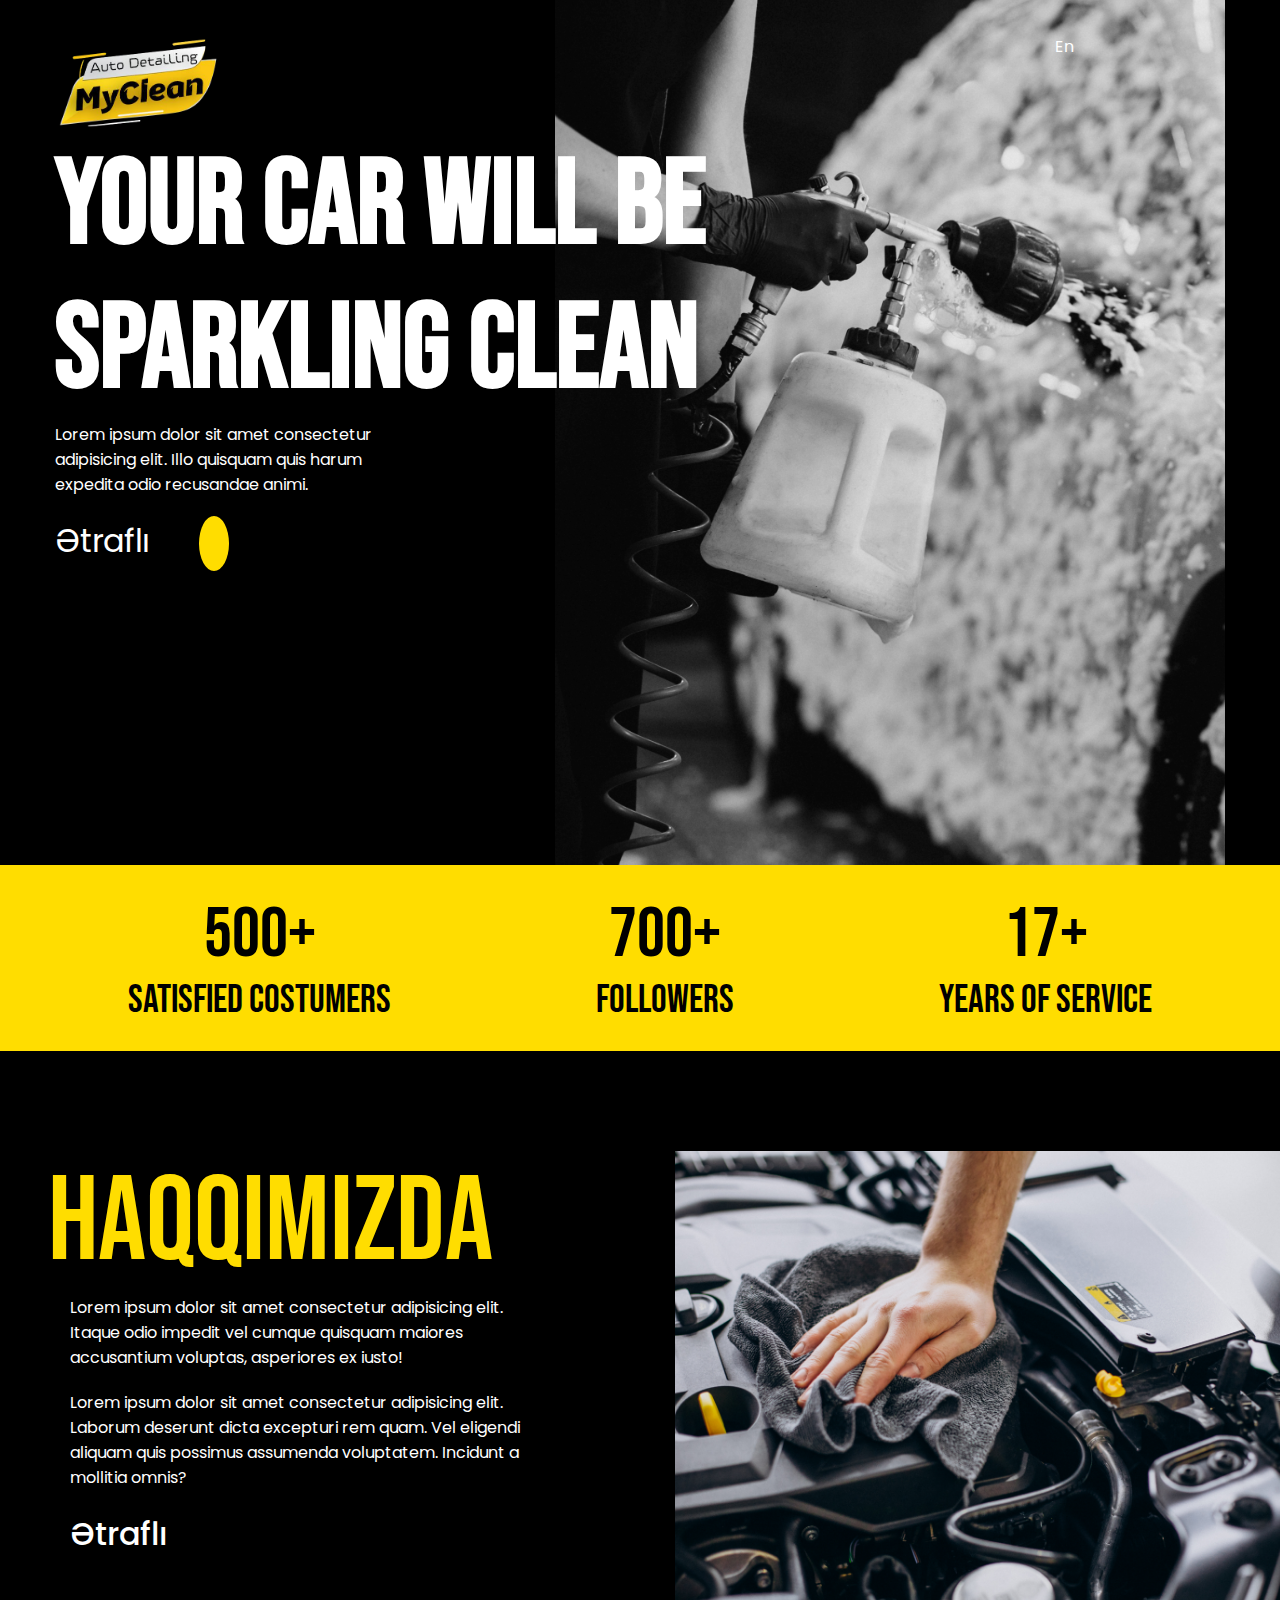
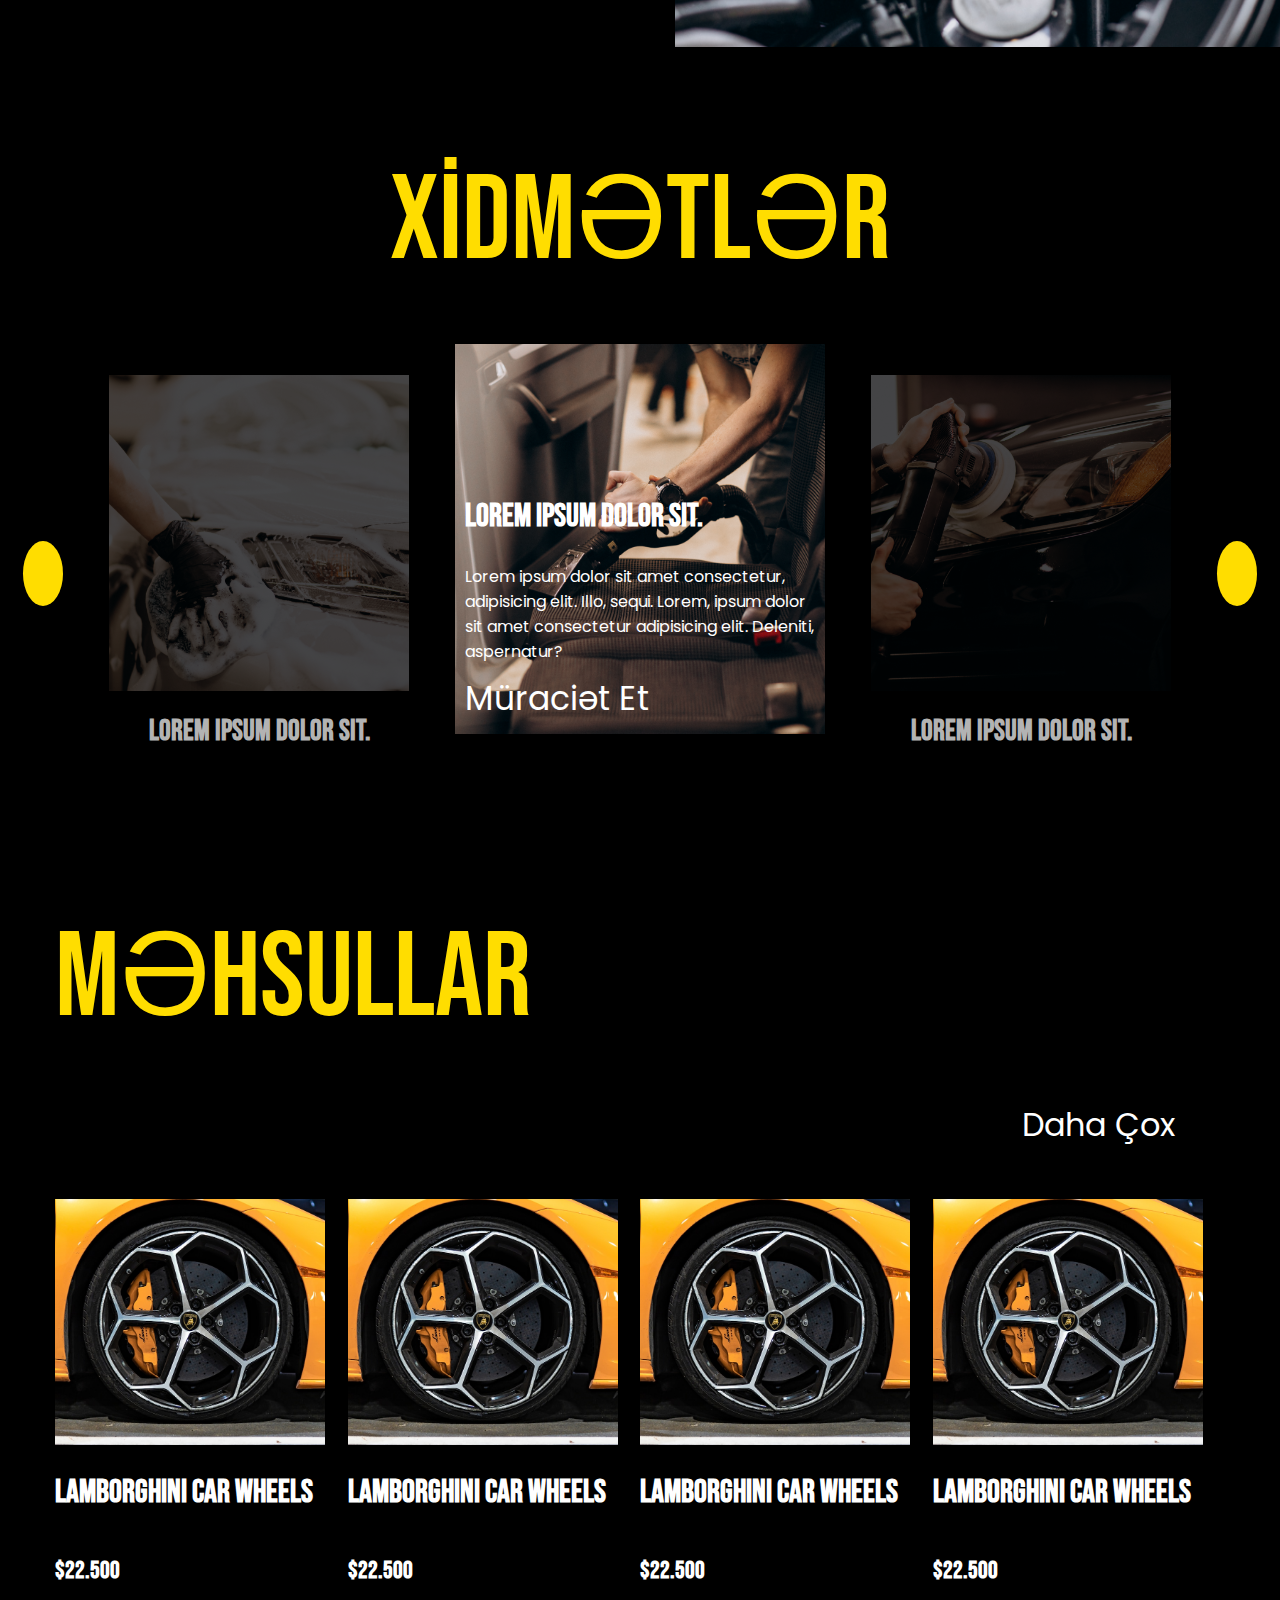
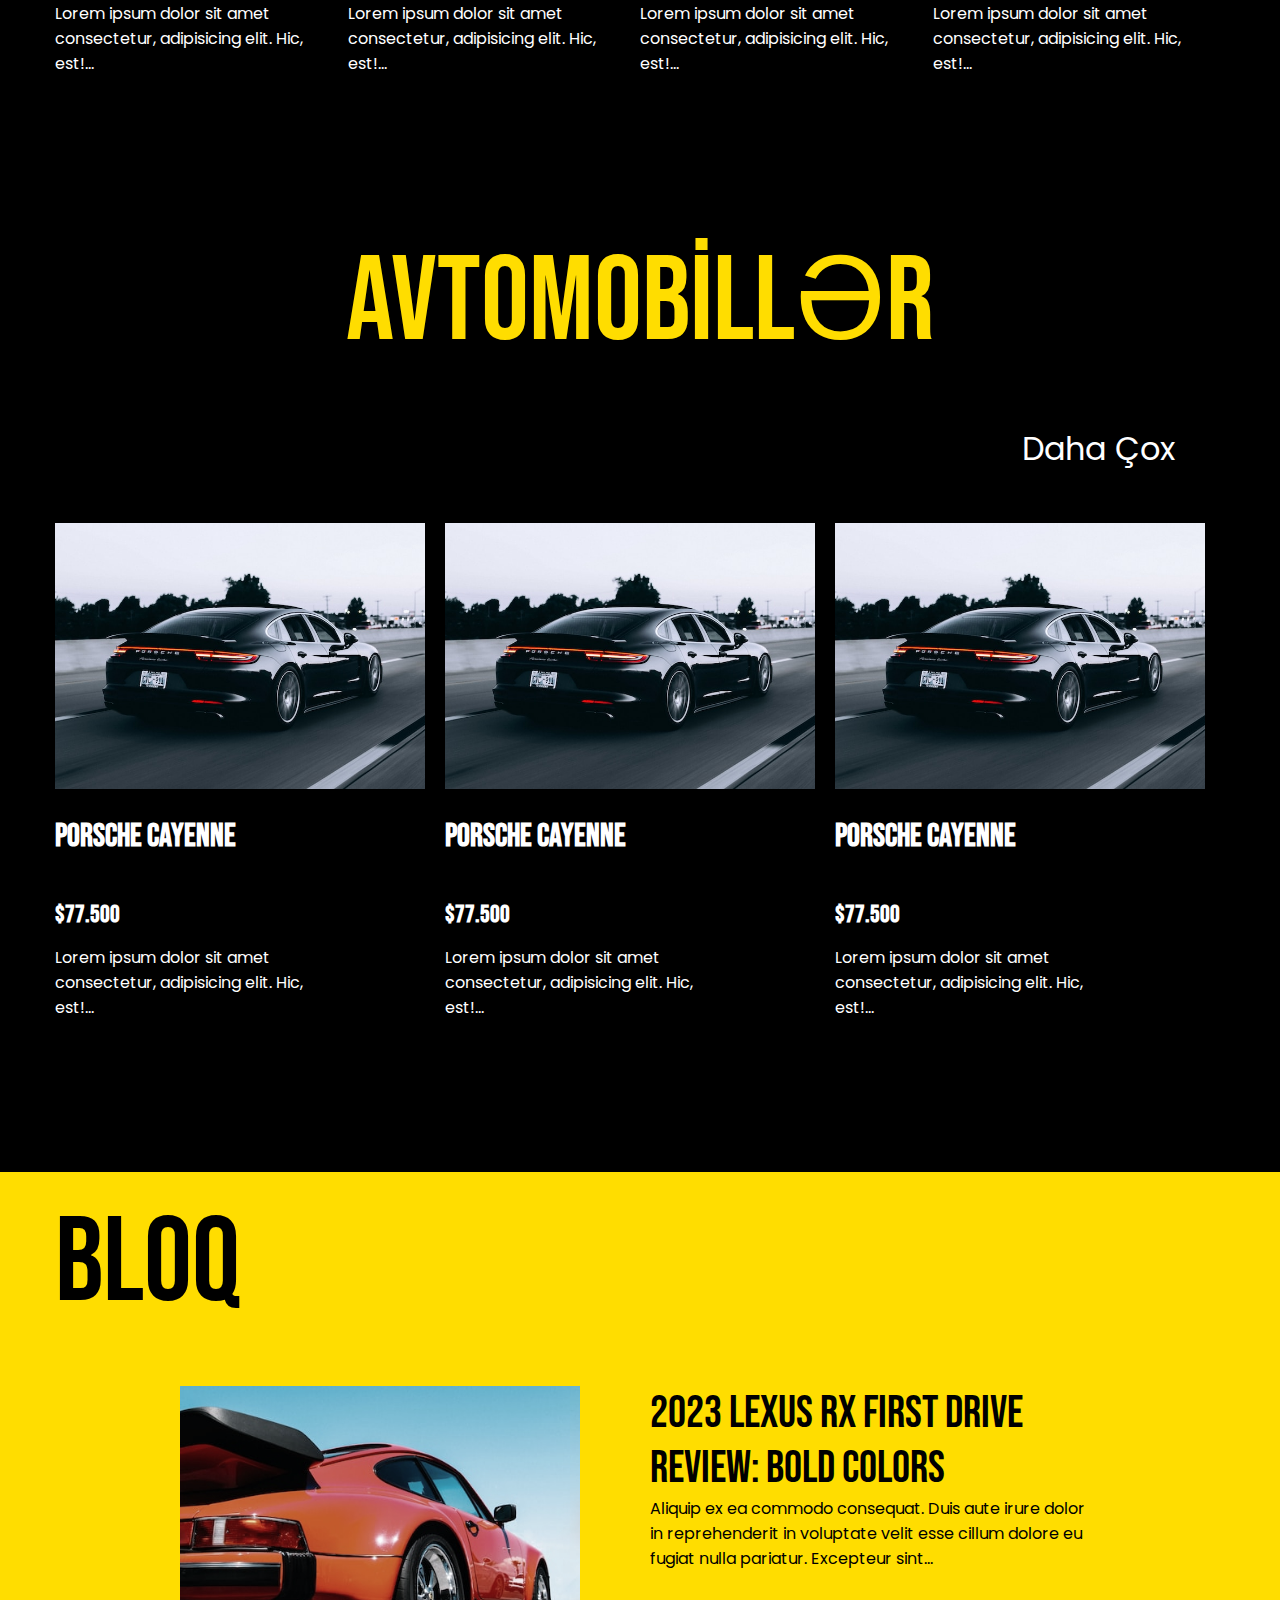
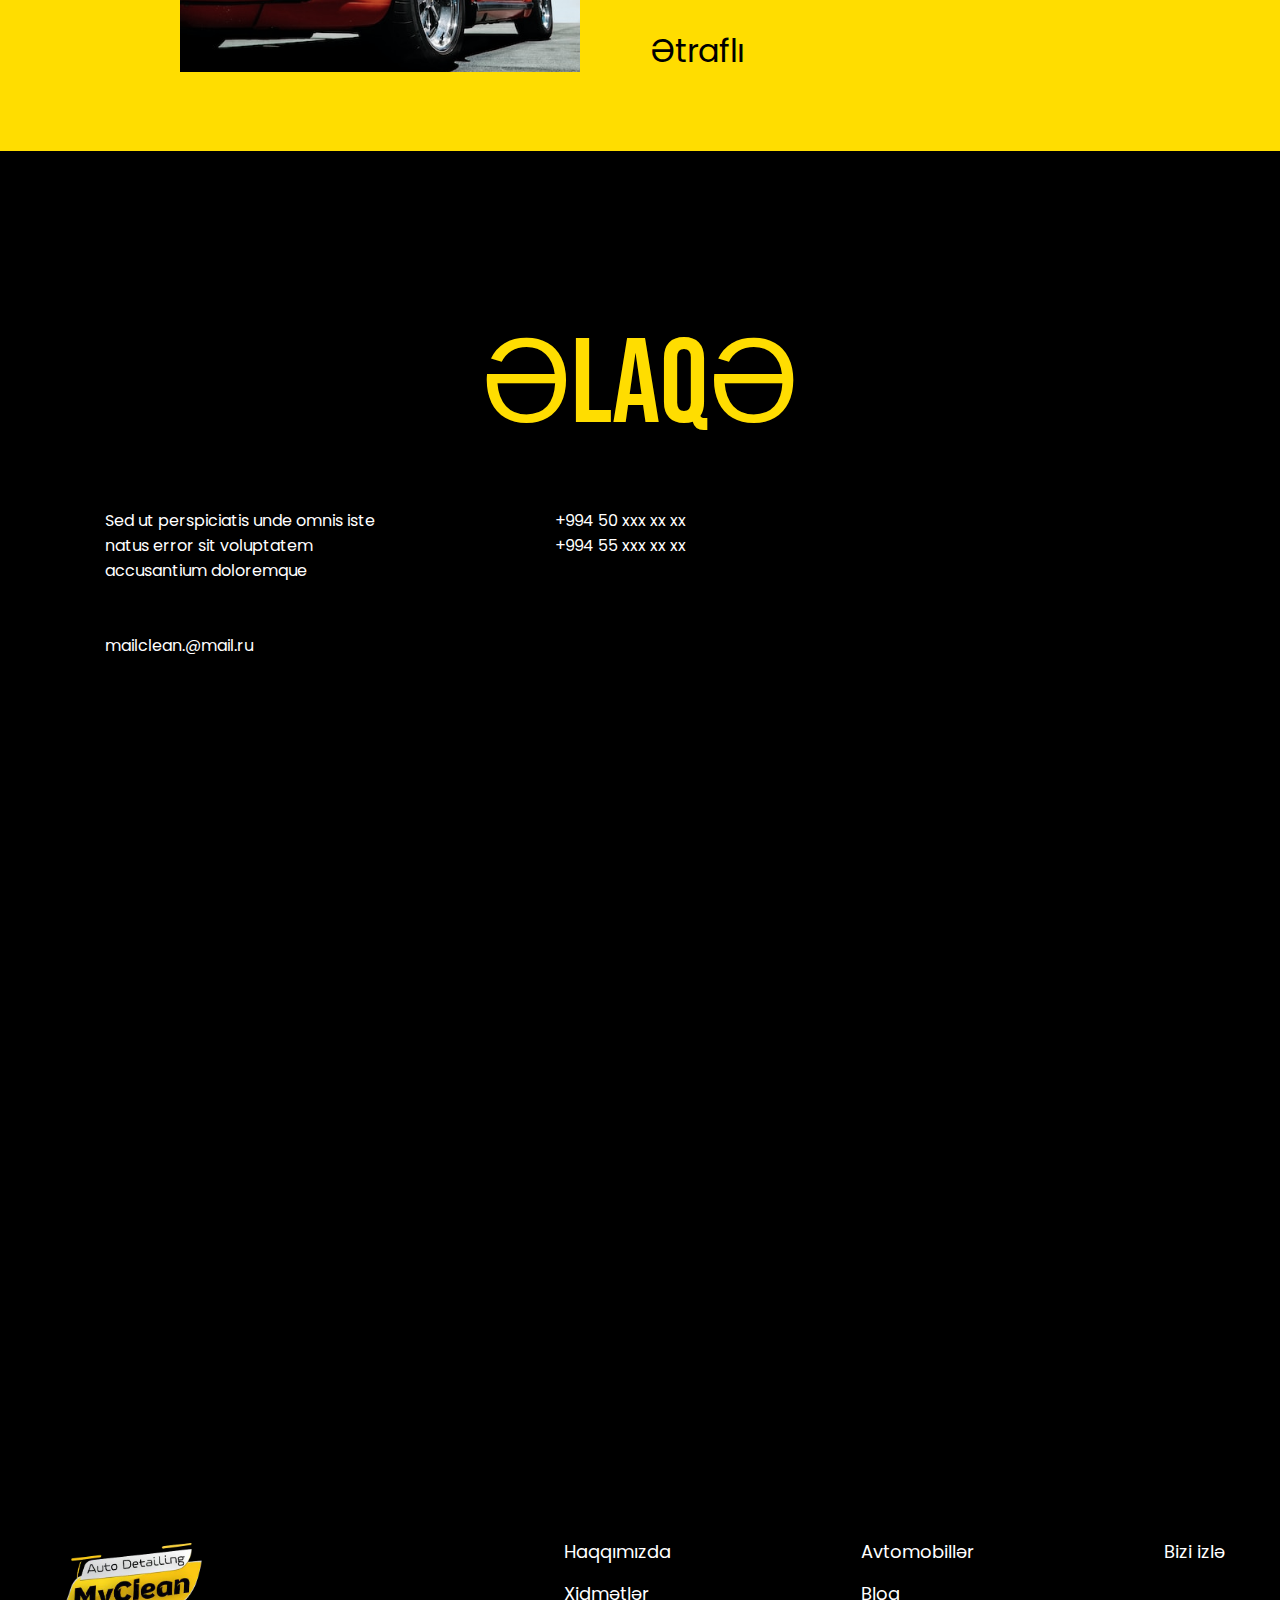
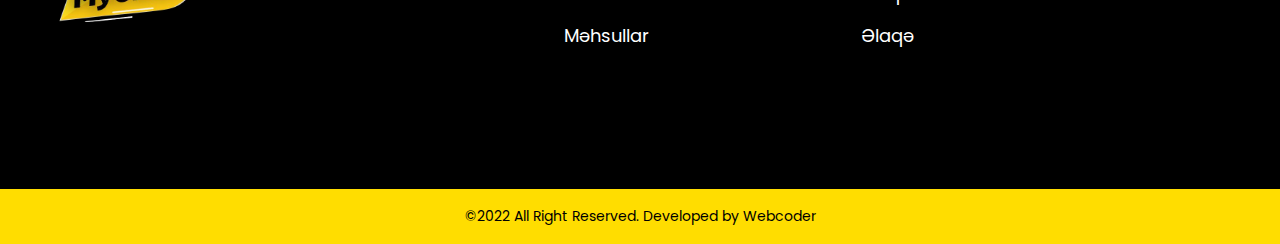
<file: index.html>
<!DOCTYPE html>
<html lang="en">

<head>
    <meta charset="UTF-8">
    <meta name="viewport" content="width=device-width, initial-scale=1.0">
    <title>MyClean</title>
    <link rel="stylesheet" href="https://cdnjs.cloudflare.com/ajax/libs/font-awesome/6.5.2/css/all.min.css"
        integrity="sha512-SnH5WK+bZxgPHs44uWIX+LLJAJ9/2PkPKZ5QiAj6Ta86w+fsb2TkcmfRyVX3pBnMFcV7oQPJkl9QevSCWr3W6A=="
        crossorigin="anonymous" referrerpolicy="no-referrer" />
    <link rel="stylesheet" href="/assets/css/style.css">
    <link rel="stylesheet" href="/assets/css/general.css">
    <link rel="stylesheet" href="/assets/css/main.css">
</head>

<body>

    <header>
        <div class="container">
            <div class="head__Menu">
                <div class="clean__logo">
                    <a href="/assets/index.html">
                        <img src="/assets/media/mycleanlogo.png" alt="Logo">
                    </a>
                </div>
                <nav class="Menu">
                    <ul>
                        <li>
                            <div class="language_links"><a href="#">En</a>
                                <a href="#"><i class="fa-solid fa-chevron-down"></i></a>
                            </div>
                        </li>
                        <li><a href="/assets/html/menu.html"><i class="fa-solid fa-bars"></i></a></li>
                    </ul>
                </nav>
            </div>
        </div>
    </header>

    <main>
        <section class="about__Section">
            <div class="container">
                <div class="banner__all">
                    <div class="banner__Texts">
                        <h1>YOUR CAR Will
                            be sparklIng clean</h1>
                        <div class="banner_pharagraph_links">
                            <p>Lorem ipsum dolor sit amet consectetur adipisicing elit. Illo quisquam quis harum
                                expedita
                                odio recusandae animi.</p>
                            <a href="/assets/html/about.html">Ətraflı</a>
                            <a href="/assets/html/about.html"><i class="fa-solid fa-arrow-right"></i></a>
                        </div>
                    </div>
                    <div class="clean__Banner">
                        <img src="/assets/media/mycleanBanner.jpg" alt="Banner">
                    </div>
                </div>
            </div>
        </section>

        <section class="line_Cards">
            <div class="Card__Container">
                <div class="card">
                    <h4>500+</h4>
                    <h5>Satisfied Costumers</h5>
                </div>
                <div class="card order">
                    <h4>700+</h4>
                    <h5>Followers
                    </h5>
                </div>
                <div class="card">
                    <h4>17+</h4>
                    <h5>Years of Service</h5>
                </div>
            </div>
        </section>

        <section class="about">
            <div class="about__Container">
                <div class="left">
                    <div class="Left_Header">
                        <h3>Haqqımızda</h3>
                    </div>
                    <div class="left__Pharagraps">
                        <p>Lorem ipsum dolor sit amet consectetur adipisicing elit. Itaque odio impedit vel cumque
                            quisquam maiores accusantium voluptas, asperiores ex iusto!</p>
                        <p>Lorem ipsum dolor sit amet consectetur adipisicing elit. Laborum deserunt dicta excepturi rem
                            quam. Vel eligendi aliquam quis possimus assumenda voluptatem. Incidunt a mollitia omnis?
                        </p>
                        <div class="links">
                            <a href="/assets/html/about.html">Ətraflı</a>
                            <a href="/assets/html/about.html"><i class="fa-solid fa-arrow-right"></i></a>
                        </div>
                    </div>
                </div>
                <div class="right">
                    <img src="/assets/media/about.jpg" alt="About image">
                </div>
            </div>
        </section>

        <section class="services__Section">
            <div class="services__Container">
                <div class="services__Header">
                    <h3>Xİdmətlər</h3>
                </div>
                <div class="services__Cards">
                    <div class="btns__Arrow">
                        <a href="#"><i class="fa-solid fa-arrow-left"></i></a>
                    </div>
                    <div class="services__Card">
                        <div class="services_img__1 col">
                            <img src="/assets/media/services1.jpg" alt="ServicesImg">
                        </div>
                        <h4>Lorem ipsum dolor sit.</h4>
                        <div class="card_link_text col-sm">
                            <h5>Lorem ipsum dolor sit.</h5>
                            <p>Lorem ipsum dolor sit amet consectetur, adipisicing elit. Illo, sequi. Lorem, ipsum
                                dolor sit amet consectetur adipisicing elit. Deleniti, aspernatur?</p>
                            <div class="cards__Links">
                                <a href="/assets/html/service.html">Müraciət Et</a>
                                <a href="/assets/html/service.html"><i class="fa-solid fa-arrow-right"></i></a>
                            </div>
                        </div>
                    </div>
                    <div class="services__Card height">
                        <div class="services_img__2 col">
                            <img src="/assets/media/services2.jpg" alt="ServicesImg">
                            <div class="card_link_text">
                                <h5>Lorem ipsum dolor sit.</h5>
                                <p>Lorem ipsum dolor sit amet consectetur, adipisicing elit. Illo, sequi. Lorem, ipsum
                                    dolor sit amet consectetur adipisicing elit. Deleniti, aspernatur?</p>
                                <div class="cards__Links">
                                    <a href="/assets/html/service.html">Müraciət Et</a>
                                    <a href="/assets/html/service.html"><i class="fa-solid fa-arrow-right"></i></a>
                                </div>
                            </div>
                        </div>
                    </div>
                    <div class="services__Card">
                        <div class="services_img__1 col">
                            <img src="/assets/media/services3.jpg" alt="ServicesImg">
                        </div>
                        <h4>Lorem ipsum dolor sit.</h4>
                        <div class="card_link_text col-sm">
                            <h5>Lorem ipsum dolor sit.</h5>
                            <p>Lorem ipsum dolor sit amet consectetur, adipisicing elit. Illo, sequi. Lorem, ipsum
                                dolor sit amet consectetur adipisicing elit. Deleniti, aspernatur?</p>
                            <div class="cards__Links">
                                <a href="#">Müraciət Et</a>
                                <a href="#"><i class="fa-solid fa-arrow-right"></i></a>
                            </div>
                        </div>
                    </div>
                    <div class="btns__Arrow">
                        <a href="#"><i class="fa-solid fa-arrow-right"></i></a>
                    </div>
                </div>
        </section>

        <section class="Products__Section">
            <div class="container">
                <div class="products__Header">
                    <h3>Məhsullar</h3>
                </div>
                <div class="products__Links">
                    <a href="/assets/html/products.html">Daha Çox</a>
                    <a href="/assets/html/products.html"><i class="fa-solid fa-arrow-left"></i></a>
                </div>
                <div class="product__Cards">
                    <div class="products__Card">
                        <div class="product_imgs_box">
                            <img src="/assets/media/products.jpg" alt="Product">
                        </div>
                        <a href="/assets/html/product.html">
                            <h5>Lamborghini Car Wheels</h5>
                        </a>
                        <h6>$22.500</h6>
                        <p>Lorem ipsum dolor sit amet consectetur, adipisicing elit. Hic, est!...</p>
                        <div class="products__Links_col">
                            <a href="/assets/html/product.html">Daha Çox</a>
                            <a href="/assets/html/product.html"><i class="fa-solid fa-arrow-left"></i></a>
                        </div>
                    </div>
                    <div class="products__Card">
                        <div class="product_imgs_box">
                            <img src="/assets/media/products.jpg" alt="Product">
                        </div>
                        <a href="/assets/html/product.html">
                            <h5>Lamborghini Car Wheels</h5>
                        </a>
                        <h6>$22.500</h6>
                        <p>Lorem ipsum dolor sit amet consectetur, adipisicing elit. Hic, est!...</p>
                        <div class="products__Links_col">
                            <a href="/assets/html/product.html">Daha Çox</a>
                            <a href="/assets/html/product.html"><i class="fa-solid fa-arrow-left"></i></a>
                        </div>
                    </div>
                    <div class="products__Card">
                        <div class="product_imgs_box">
                            <img src="/assets/media/products.jpg" alt="Product">
                        </div>
                        <a href="/assets/html/product.html">
                            <h5>Lamborghini Car Wheels</h5>
                        </a>
                        <h6>$22.500</h6>
                        <p>Lorem ipsum dolor sit amet consectetur, adipisicing elit. Hic, est!...</p>
                        <div class="products__Links_col">
                            <a href="/assets/html/product.html">Daha Çox</a>
                            <a href="/assets/html/product.html"><i class="fa-solid fa-arrow-left"></i></a>
                        </div>
                    </div>
                    <div class="products__Card">
                        <div class="product_imgs_box">
                            <img src="/assets/media/products.jpg" alt="Product">
                        </div>
                        <a href="/assets/html/product.html">
                            <h5>Lamborghini Car Wheels</h5>
                        </a>
                        <h6>$22.500</h6>
                        <p>Lorem ipsum dolor sit amet consectetur, adipisicing elit. Hic, est!...</p>
                        <div class="products__Links_col">
                            <a href="/assets/html/product.html">Daha Çox</a>
                            <a href="/assets/html/product.html"><i class="fa-solid fa-arrow-left"></i></a>
                        </div>
                    </div>
                </div>
            </div>
        </section>

        <section class="Cars__Section">
            <div class="container">
                <div class="cars__Header">
                    <h3>Avtomobİllər</h3>
                </div>
                <div class="products__Links">
                    <a href="/assets/html/cars.html">Daha Çox</a>
                    <a href="cars.html"><i class="fa-solid fa-arrow-left"></i></a>
                </div>
                <div class="cars__Cards">
                    <div class="products__Card">
                        <div class="cars_imgs_box">
                            <img src="/assets/media/car.jpg" alt="carimg">
                        </div>
                        <a href="/assets/html/car.html">
                            <h5>Porsche Cayenne</h5>
                        </a>
                        <h6>$77.500</h6>
                        <p>Lorem ipsum dolor sit amet consectetur, adipisicing elit. Hic, est!...</p>
                        <div class="products__Links_col">
                            <a href="/assets/html/car.html">Daha Çox</a>
                            <a href="/assets/html/car.html"><i class="fa-solid fa-arrow-left"></i></a>
                        </div>
                    </div>
                    <div class="products__Card">
                        <div class="cars_imgs_box">
                            <img src="/assets/media/car.jpg" alt="carimg">
                        </div>
                        <a href="/assets/html/car.html">
                            <h5>Porsche Cayenne</h5>
                        </a>
                        <h6>$77.500</h6>
                        <p>Lorem ipsum dolor sit amet consectetur, adipisicing elit. Hic, est!...</p>
                        <div class="products__Links_col">
                            <a href="/assets/html/car.html">Daha Çox</a>
                            <a href="/assets/html/car.html"><i class="fa-solid fa-arrow-left"></i></a>
                        </div>
                    </div>
                    <div class="products__Card">
                        <div class="cars_imgs_box">
                            <img src="/assets/media/car.jpg" alt="carimg">
                        </div>
                        <a href="/assets/html/car.html">
                            <h5>Porsche Cayenne</h5>
                        </a>
                        <h6>$77.500</h6>
                        <p>Lorem ipsum dolor sit amet consectetur, adipisicing elit. Hic, est!...</p>
                        <div class="products__Links_col">
                            <a href="/assets/html/car.html">Daha Çox</a>
                            <a href="/assets/html/car.html"><i class="fa-solid fa-arrow-left"></i></a>
                        </div>
                    </div>
                </div>
            </div>
        </section>

        <section class="Blog__Section">
            <div class="container">
                <div class="blog__Header">
                    <h3>Bloq</h3>
                </div>
                <div class="blogs">
                    <div class="btn__blog">
                        <a href="#"><i class="fa-solid fa-chevron-left"></i></a>
                    </div>
                    <div class="blog__Box">
                        <div class="blog__img">
                            <img src="/assets/media/car2.jpg" alt="carImg">
                        </div>
                        <div class="blog__About">
                            <div class="blog__Texts">
                                <h4>2023 Lexus RX FIrst DrIve RevIew: Bold colors</h4>
                                <p>Aliquip ex ea commodo consequat. Duis aute irure dolor in reprehenderit in voluptate
                                    velit
                                    esse cillum dolore eu fugiat nulla pariatur. Excepteur sint...</p>
                            </div>
                            <div class="blog__Links">
                                <a href="/assets/html/blog.html">Ətraflı</a>
                                <a href="/assets/html/blog.html"><i class="fa-solid fa-arrow-right"></i></a>
                            </div>
                        </div>
                    </div>
                    <div class="btn__blog">
                        <a href="#"><i class="fa-solid fa-chevron-right"></i></a>
                    </div>
                    <div class="col_Menu_btns">
                        <a href="#"></a>
                        <a href="#"></a>
                        <a href="#"></a>
                    </div>
                </div>
            </div>
        </section>

        <section class="contact__Section">
            <div class="container">
                <div class="contact__Header">
                    <h3>Əlaqə</h3>
                </div>
                <div class="conatct__All">
                    <div class="contact__Mail_location">
                        <ul>
                            <li><i class="fa-solid fa-location-dot"></i>
                                <p>Sed ut perspiciatis unde omnis iste natus error sit voluptatem accusantium
                                    doloremque
                                </p>
                            </li>
                            <li><i class="fa-solid fa-envelope"></i>
                                <a href="https://mail.ru/">
                                    <p>mailclean.@mail.ru</p>
                                </a>
                            </li>
                        </ul>
                    </div>
                    <div class="contact__Phone">
                        <ul>
                            <li><i class="fa-solid fa-phone"></i>
                                <a href="#">
                                    <p>+994 50 xxx xx xx</p>
                                </a>
                            </li>
                            <li>
                                <a href="#">
                                    <p>+994 55 xxx xx xx</p>
                                </a>
                            </li>
                        </ul>
                    </div>
                    <div class="social_Media">
                        <a href="https://www.facebook.com/"><i class="fa-brands fa-facebook-f"></i></a>
                        <a href="https://www.instagram.com/"><i class="fa-brands fa-instagram"></i></a>
                    </div>
                </div>
            </div>
        </section>

        <section class="Map__Section">
            <div class="Map__Container">
                <iframe src="https://my.atlist.com/map/51ca691b-337e-47d3-aac3-df4768e82ce7/?share=true"
                    allow="geolocation 'self' https://my.atlist.com" width="100%" height="400px" loading="lazy"
                    frameborder="0" scrolling="no" allowfullscreen id="atlist-embed"></iframe>
            </div>
        </section>
    </main>

    <footer>
        <div class="container">
            <div class="footer_All">
                <div class="logo_Box">
                    <a href="/assets/index.html">
                        <img src="/assets/media/mycleanlogo.png" alt="myCleanLogo">
                    </a>
                </div>
                <div class="footer__Menu">
                    <div class="Menu_footer">
                        <ul>
                            <li><a href="/assets/html/about.html">Haqqımızda</a></li>
                            <li><a href="/assets/html/service.html">Xidmətlər</a></li>
                            <li><a href="/assets/html/products.html">Məhsullar</a></li>
                        </ul>
                    </div>
                    <div class="Menu_footer col-m">
                        <ul>
                            <li><a href="/assets/html/cars.html">Avtomobillər</a></li>
                            <li><a href="/assets/html/blogs.html">Bloq</a></li>
                            <li><a href="/assets/html/contact.html">Əlaqə</a></li>
                        </ul>
                    </div>
                    <div class="Menu_footer">
                        <ul>
                            <li>Bizi izlə</li>
                            <li class="icons_Social">
                                <a href="https://www.instagram.com/"><i class="fa-brands fa-instagram"></i></a>
                                <a href="https://www.facebook.com/"><i class="fa-brands fa-square-facebook"></i></a>
                            </li>
                        </ul>
                    </div>
                </div>
            </div>
        </div>
        <div class="end_Line">
            <div class="Line_Texts">
                <p>©2022 All Right Reserved. Developed by <a href="#">Webcoder</a></p>
            </div>
        </div>
        </div>
    </footer>

</body>

</html>
</file>
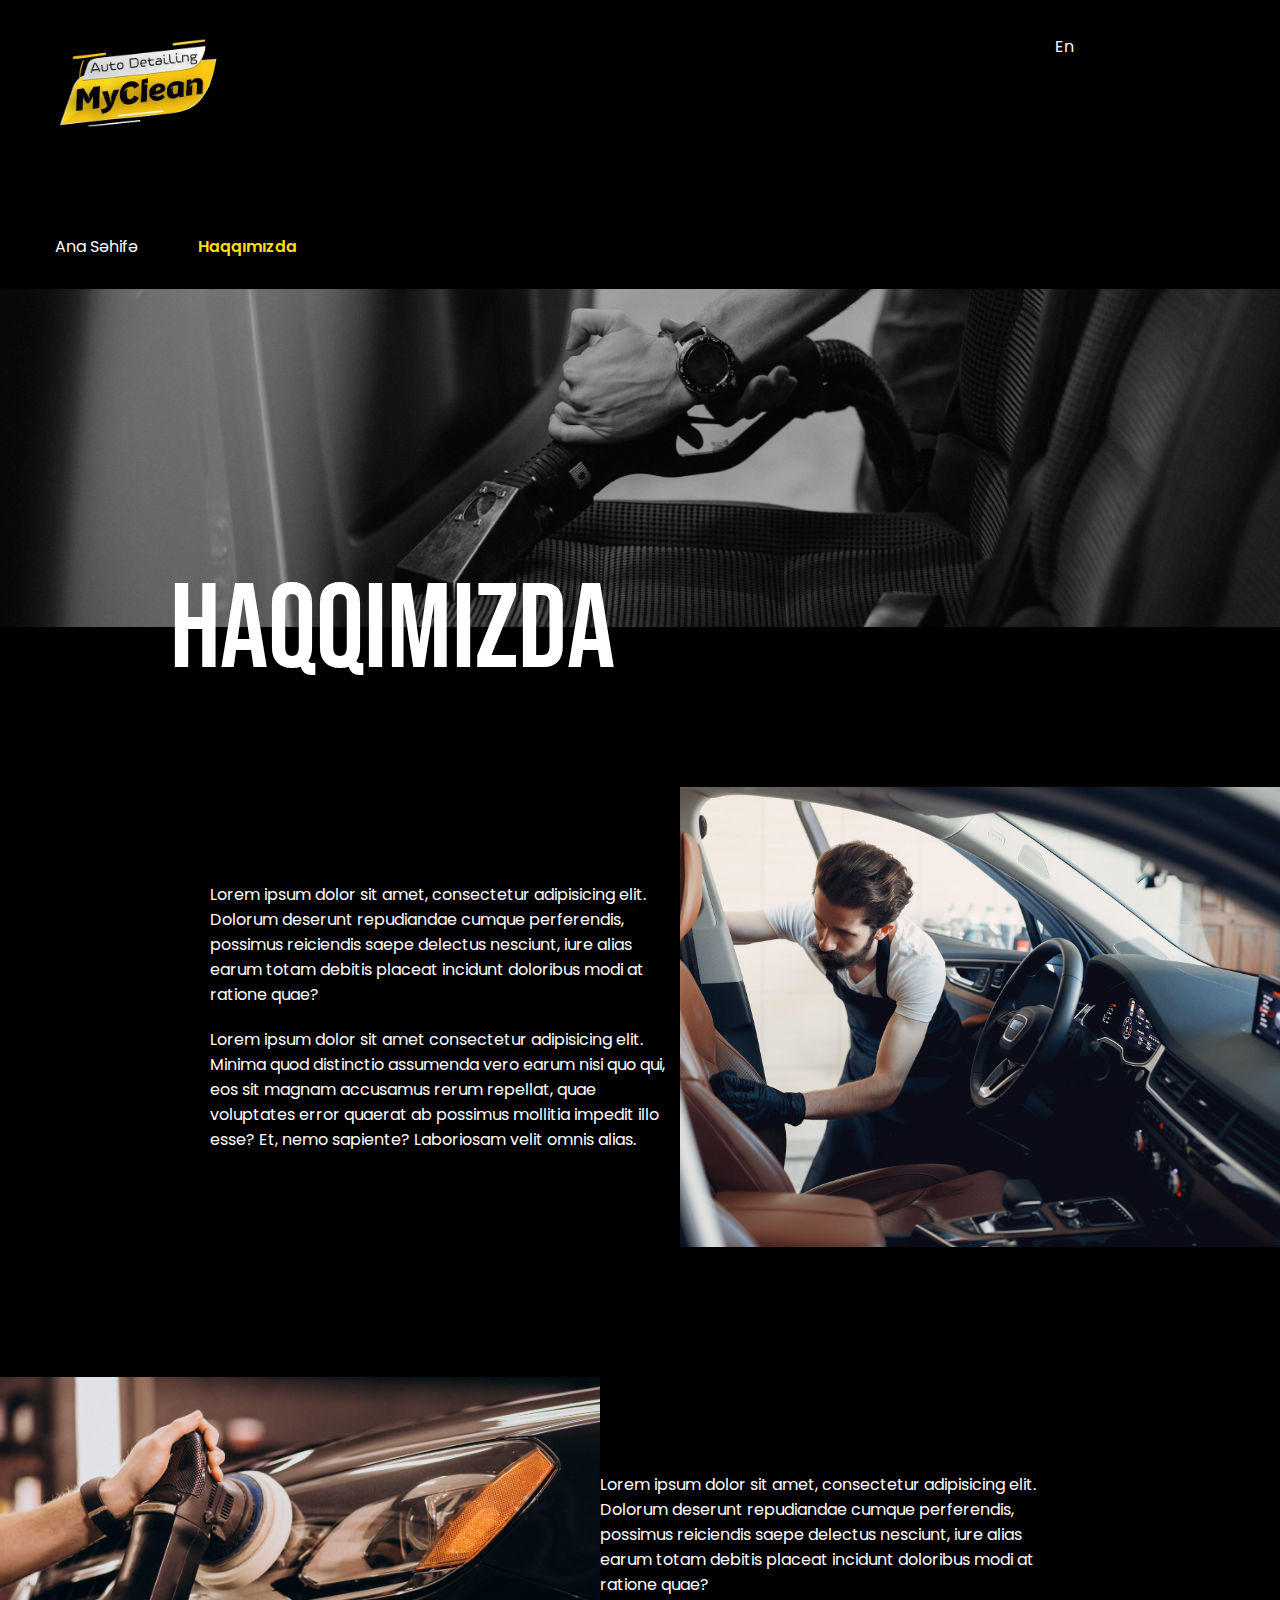
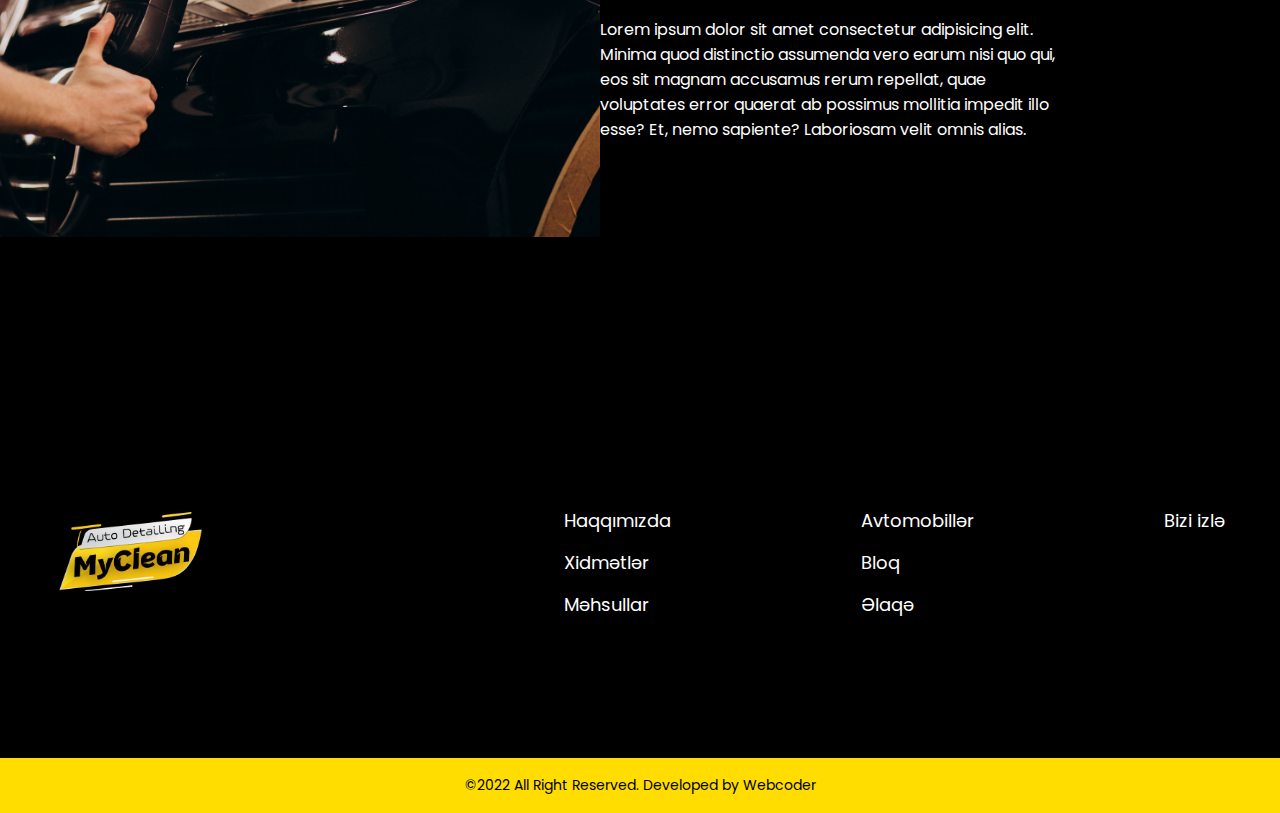
<file: assets/html/about.html>
<!DOCTYPE html>
<html lang="en">

<head>
    <meta charset="UTF-8">
    <meta name="viewport" content="width=device-width, initial-scale=1.0">
    <title>About</title>
    <link rel="stylesheet" href="https://cdnjs.cloudflare.com/ajax/libs/font-awesome/6.5.2/css/all.min.css"
        integrity="sha512-SnH5WK+bZxgPHs44uWIX+LLJAJ9/2PkPKZ5QiAj6Ta86w+fsb2TkcmfRyVX3pBnMFcV7oQPJkl9QevSCWr3W6A=="
        crossorigin="anonymous" referrerpolicy="no-referrer" />
    <link rel="stylesheet" href="/assets/css/style.css">
    <link rel="stylesheet" href="/assets/css/general.css">
    <link rel="stylesheet" href="/assets/css/about.css">
</head>

<body>

    <header>
        <div class="container">
            <div class="head__Menu">
                <div class="clean__logo">
                    <a href="/assets/index.html">
                        <img src="/assets/media/mycleanlogo.png" alt="Logo">
                    </a>
                </div>
                <nav class="Menu">
                    <ul>
                        <li>
                            <div class="language_links"><a href="#">En</a>
                                <a href="#"><i class="fa-solid fa-chevron-down"></i></a>
                            </div>
                        </li>
                        <li><a href="/assets/html/menu.html"><i class="fa-solid fa-bars"></i></a></li>
                    </ul>
                </nav>
            </div>
        </div>
    </header>

    <main>
        <section class="Links">
            <div class="container">
                <div class="about_Links">
                    <div class="main__Link">
                        <a href="/assets/index.html">Ana Səhifə</a>
                        <i class="fa-solid fa-chevron-right"></i>
                    </div>
                    <div class="about__Link">
                        <a href="about.html">Haqqımızda</a>
                    </div>
                </div>
            </div>
        </section>

        <section class="About_banner">
            <div class="about_Text_Container">
                <div class="banner_Clean">
                    <img src="/assets/media/aboutbanner.jpg" alt="AboutBanner">
                </div>
                <div class="about__Header_text">
                    <h2>Haqqımızda</h2>
                </div>
            </div>
        </section>

        <section class="About_txt">
            <div class="text__Container">
                <div class="about_Texts">
                    <p>Lorem ipsum dolor sit amet, consectetur adipisicing elit. Dolorum deserunt repudiandae cumque
                        perferendis, possimus reiciendis saepe delectus nesciunt, iure alias earum totam debitis placeat
                        incidunt doloribus modi at ratione quae?</p>
                    <p>Lorem ipsum dolor sit amet consectetur adipisicing elit. Minima quod distinctio assumenda vero
                        earum nisi quo qui, eos sit magnam accusamus rerum repellat, quae voluptates error quaerat ab
                        possimus mollitia impedit illo esse? Et, nemo sapiente? Laboriosam velit omnis alias.</p>
                </div>
                <div class="about_image_box">
                    <img src="/assets/media/aboutpage.jpg" alt="AboutImg">
                </div>
            </div>
            <div class="text__Container">
                <div class="about_image_box">
                    <img src="/assets/media/aboutpage2.jpg" alt="AboutImg">
                </div>

                <div class="about_Texts_last">
                    <p>Lorem ipsum dolor sit amet, consectetur adipisicing elit. Dolorum deserunt repudiandae cumque
                        perferendis, possimus reiciendis saepe delectus nesciunt, iure alias earum totam debitis placeat
                        incidunt doloribus modi at ratione quae?</p>
                    <p>Lorem ipsum dolor sit amet consectetur adipisicing elit. Minima quod distinctio assumenda vero
                        earum nisi quo qui, eos sit magnam accusamus rerum repellat, quae voluptates error quaerat ab
                        possimus mollitia impedit illo esse? Et, nemo sapiente? Laboriosam velit omnis alias.</p>
                </div>
            </div>
        </section>
    </main>

    <footer>
        <div class="container">
            <div class="footer_All">
                <div class="logo_Box">
                    <a href="/assets/index.html">
                        <img src="/assets/media/mycleanlogo.png" alt="myCleanLogo">
                    </a>
                </div>
                <div class="footer__Menu">
                    <div class="Menu_footer">
                        <ul>
                            <li><a href="about.html">Haqqımızda</a></li>
                            <li><a href="service.html">Xidmətlər</a></li>
                            <li><a href="products.html">Məhsullar</a></li>
                        </ul>
                    </div>
                    <div class="Menu_footer col-m">
                        <ul>
                            <li><a href="cars.html">Avtomobillər</a></li>
                            <li><a href="blogs.html">Bloq</a></li>
                            <li><a href="contact.html">Əlaqə</a></li>
                        </ul>
                    </div>
                    <div class="Menu_footer">
                        <ul>
                            <li>Bizi izlə</li>
                            <li class="icons_Social">
                                <a href="https://www.instagram.com/"><i class="fa-brands fa-instagram"></i></a>
                                <a href="https://www.facebook.com/"><i class="fa-brands fa-square-facebook"></i></a>
                            </li>
                        </ul>
                    </div>
                </div>
            </div>
        </div>
        <div class="end_Line">
            <div class="Line_Texts">
                <p>©2022 All Right Reserved. Developed by <a href="#">Webcoder</a></p>
            </div>
        </div>
        </div>
    </footer>

</body>

</html>
</file>
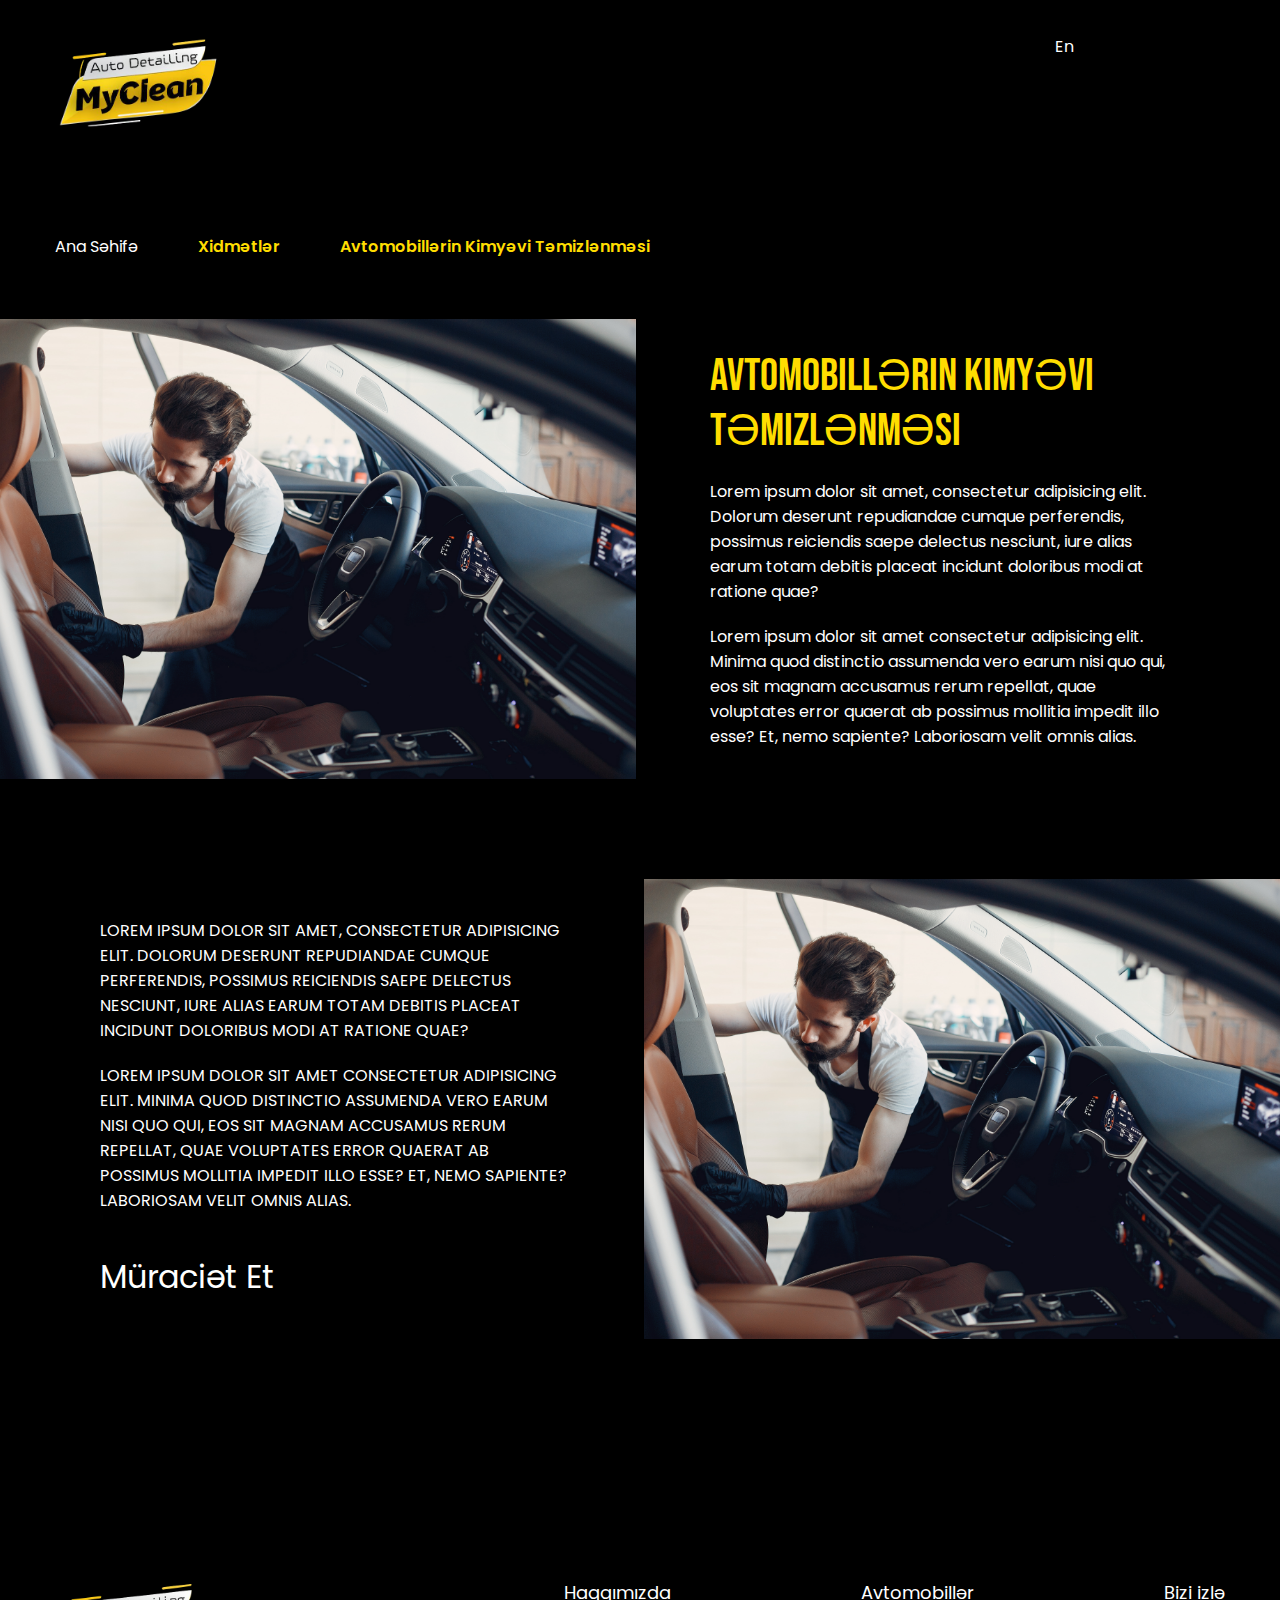
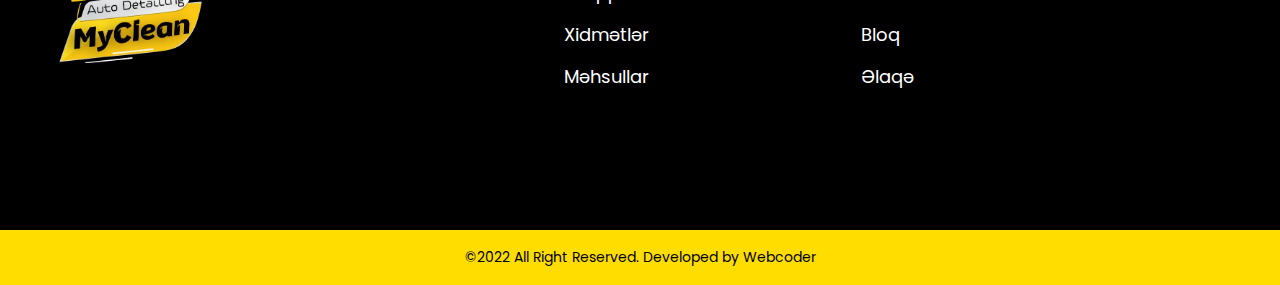
<file: assets/html/autoclean.html>
<!DOCTYPE html>
<html lang="en">

<head>
    <meta charset="UTF-8">
    <meta name="viewport" content="width=device-width, initial-scale=1.0">
    <title>MyClean</title>
    <link rel="stylesheet" href="https://cdnjs.cloudflare.com/ajax/libs/font-awesome/6.5.2/css/all.min.css"
        integrity="sha512-SnH5WK+bZxgPHs44uWIX+LLJAJ9/2PkPKZ5QiAj6Ta86w+fsb2TkcmfRyVX3pBnMFcV7oQPJkl9QevSCWr3W6A=="
        crossorigin="anonymous" referrerpolicy="no-referrer" />
    <link rel="stylesheet" href="/assets/css/style.css">
    <link rel="stylesheet" href="/assets/css/general.css">
    <link rel="stylesheet" href="/assets/css/autoclean.css">
</head>

<body>

    <header>
        <div class="container">
            <div class="head__Menu">
                <div class="clean__logo">
                    <a href="/assets/index.html">
                        <img src="/assets/media/mycleanlogo.png" alt="Logo">
                    </a>
                </div>
                <nav class="Menu">
                    <ul>
                        <li>
                            <div class="language_links"><a href="#">En</a>
                                <a href="#"><i class="fa-solid fa-chevron-down"></i></a>
                            </div>
                        </li>
                        <li><a href="/assets/html/menu.html"><i class="fa-solid fa-bars"></i></a></li>
                    </ul>
                </nav>
            </div>
        </div>
    </header>

    <main>
        <section class="Links">
            <div class="container">
                <div class="about_Links">
                    <div class="main__Link">
                        <a href="/assets/index.html">Ana Səhifə</a>
                        <i class="fa-solid fa-chevron-right"></i>
                    </div>
                    <div class="about__Link">
                        <a href="service.html" class=" arrow_link">Xidmətlər</a>
                        <i class="fa-solid fa-chevron-right"></i>
                        <a href="autoclean.html">Avtomobillərin Kimyəvi Təmizlənməsi</a>
                    </div>
                </div>
            </div>
        </section>

        <section class="About_txt">
            <div class="text__Container">
                <div class="about_image_box">
                    <img src="/assets/media/aboutpage.jpg" alt="AboutImg">
                </div>
                <div class="about_Texts">
                    <h3 class="auto_Header">Avtomobillərin kimyəvi təmizlənməsi</h3>
                    <p>Lorem ipsum dolor sit amet, consectetur adipisicing elit. Dolorum deserunt repudiandae cumque
                        perferendis, possimus reiciendis saepe delectus nesciunt, iure alias earum totam debitis placeat
                        incidunt doloribus modi at ratione quae?</p>
                    <p>Lorem ipsum dolor sit amet consectetur adipisicing elit. Minima quod distinctio assumenda vero
                        earum nisi quo qui, eos sit magnam accusamus rerum repellat, quae voluptates error quaerat ab
                        possimus mollitia impedit illo esse? Et, nemo sapiente? Laboriosam velit omnis alias.</p>
                </div>
            </div>
            <div class="text__Container">
                <div class="about_Texts_last">
                    <p>Lorem ipsum dolor sit amet, consectetur adipisicing elit. Dolorum deserunt repudiandae cumque
                        perferendis, possimus reiciendis saepe delectus nesciunt, iure alias earum totam debitis placeat
                        incidunt doloribus modi at ratione quae?</p>
                    <p>Lorem ipsum dolor sit amet consectetur adipisicing elit. Minima quod distinctio assumenda vero
                        earum nisi quo qui, eos sit magnam accusamus rerum repellat, quae voluptates error quaerat ab
                        possimus mollitia impedit illo esse? Et, nemo sapiente? Laboriosam velit omnis alias.</p>
                        <div class="service_links">
                            <a href="#">Müraciət et</a>
                            <a href="#"><i class="fa-solid fa-arrow-right arrow"></i></a>
                        </div>
                </div>
                <div class="about_image_box">
                    <img src="/assets/media/aboutpage.jpg" alt="AboutImg">
                </div>
            </div>
        </section>
    </main>

    <footer>
        <div class="container">
            <div class="footer_All">
                <div class="logo_Box">
                    <a href="/assets/index.html">
                        <img src="/assets/media/mycleanlogo.png" alt="myCleanLogo">
                    </a>
                </div>
                <div class="footer__Menu">
                    <div class="Menu_footer">
                        <ul>
                            <li><a href="/assets/html/about.html">Haqqımızda</a></li>
                            <li><a href="/assets/html/service.html">Xidmətlər</a></li>
                            <li><a href="/assets/html/products.html">Məhsullar</a></li>
                        </ul>
                    </div>
                    <div class="Menu_footer col-m">
                        <ul>
                            <li><a href="/assets/html/cars.html">Avtomobillər</a></li>
                            <li><a href="/assets/html/blogs.html">Bloq</a></li>
                            <li><a href="/assets/html/contact.html">Əlaqə</a></li>
                        </ul>
                    </div>
                    <div class="Menu_footer">
                        <ul>
                            <li>Bizi izlə</li>
                            <li class="icons_Social">
                                <a href="https://www.instagram.com/"><i class="fa-brands fa-instagram"></i></a>
                                <a href="https://www.facebook.com/"><i class="fa-brands fa-square-facebook"></i></a>
                            </li>
                        </ul>
                    </div>
                </div>
            </div>
        </div>
        <div class="end_Line">
            <div class="Line_Texts">
                <p>©2022 All Right Reserved. Developed by <a href="#">Webcoder</a></p>
            </div>
        </div>
        </div>
    </footer>






</body>

</html>
</file>
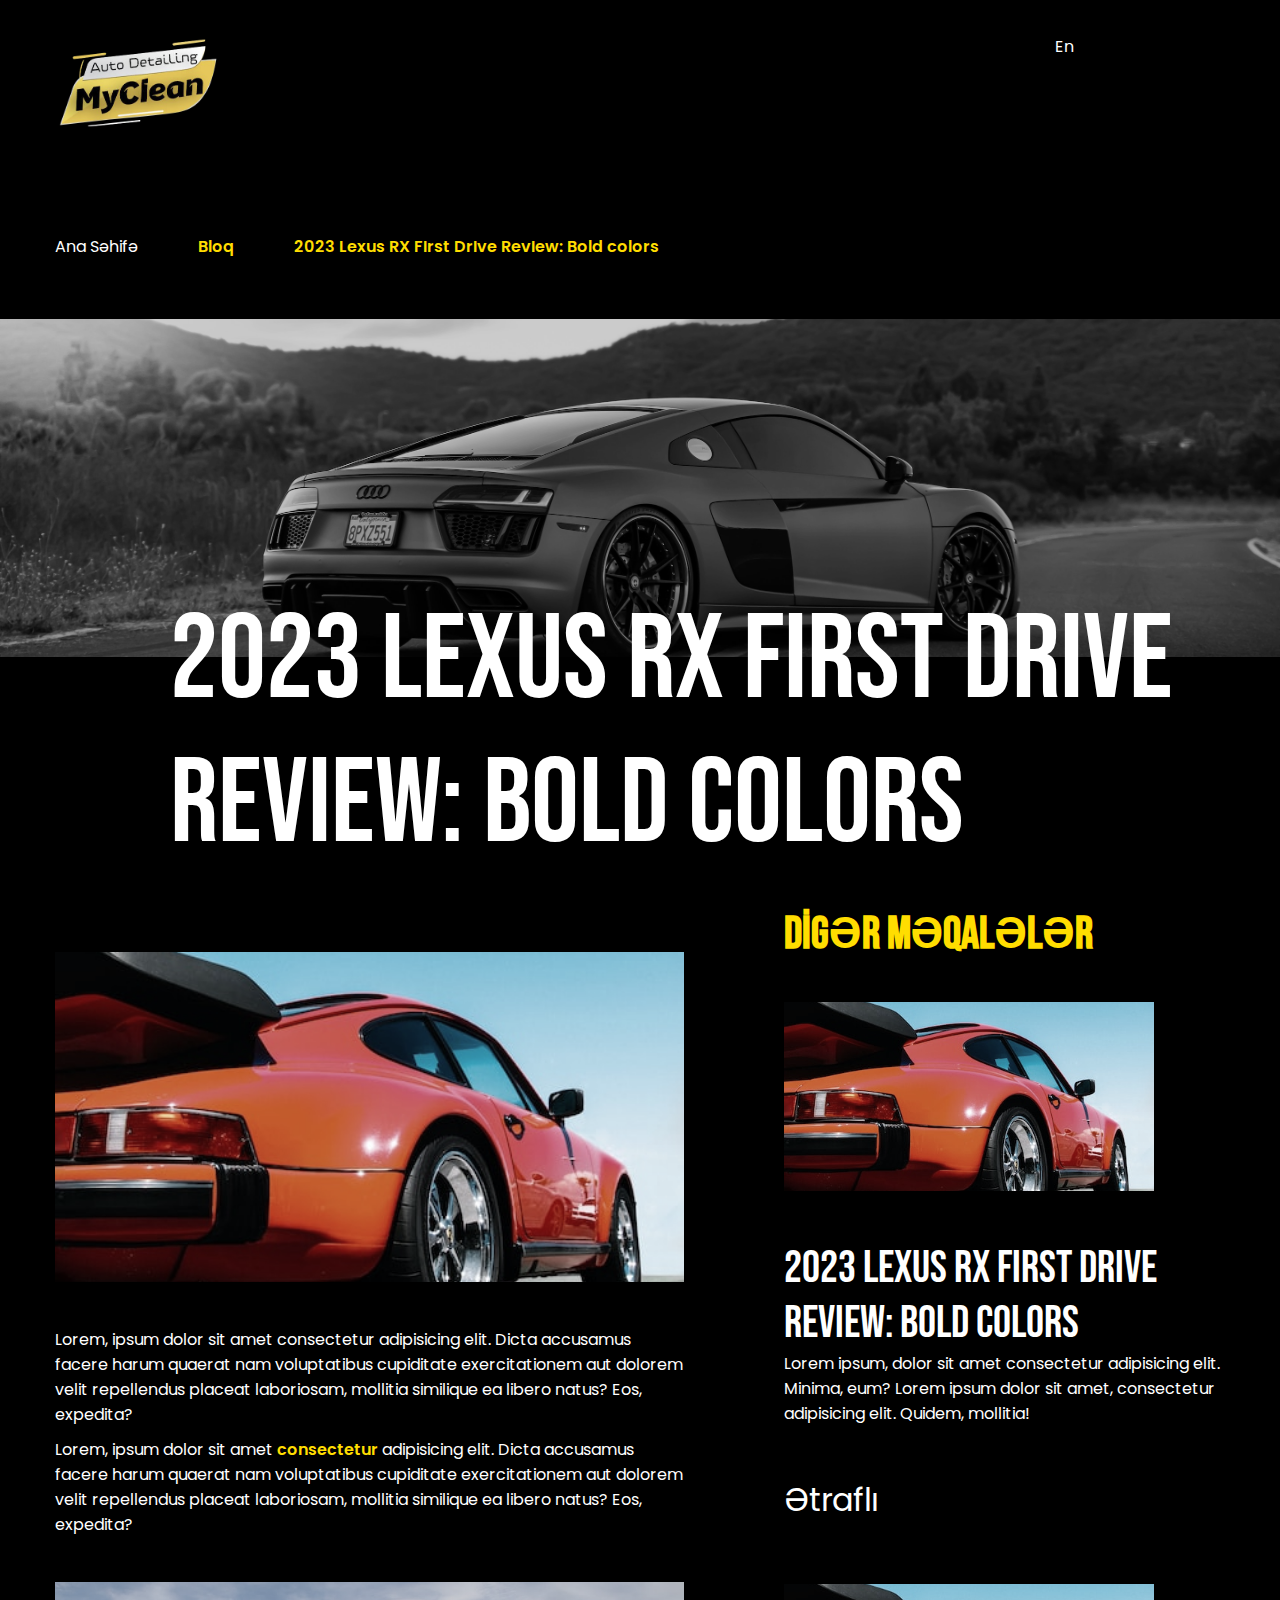
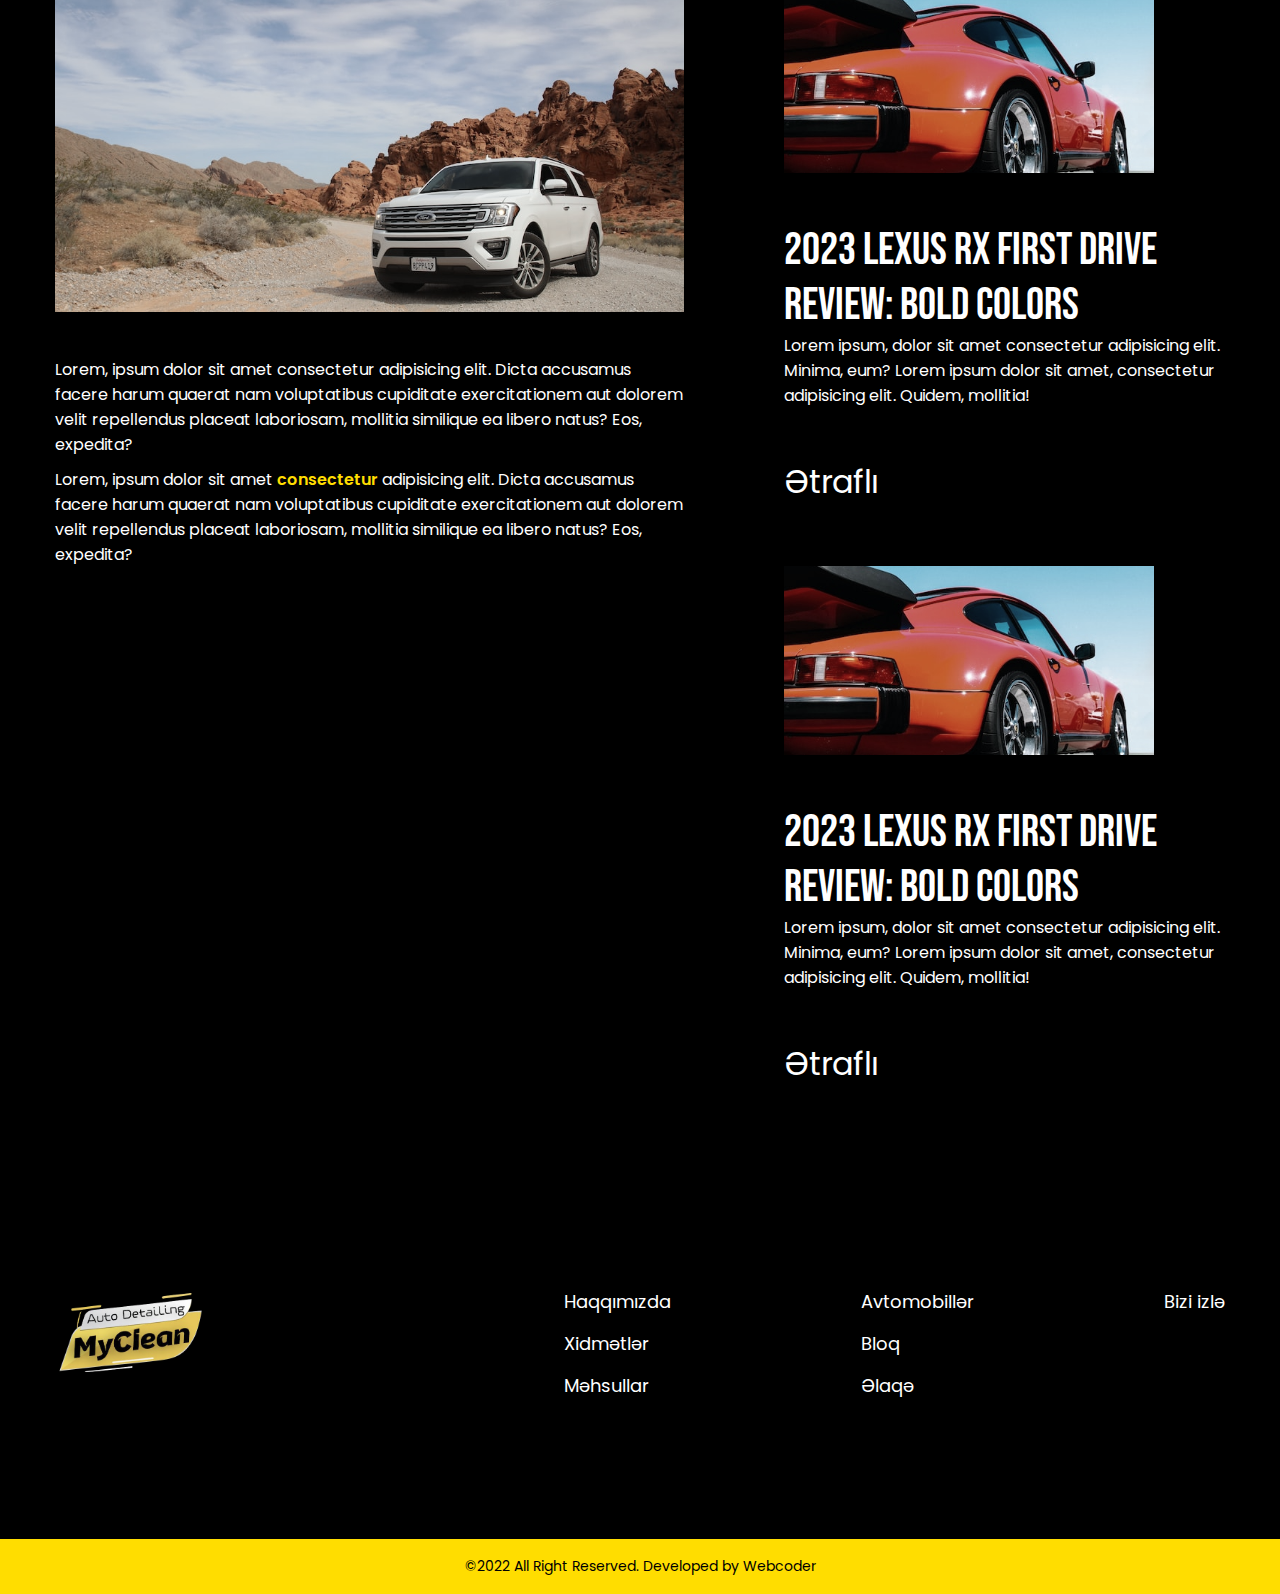
<file: assets/html/blog.html>
<!DOCTYPE html>
<html lang="en">

<head>
    <meta charset="UTF-8">
    <meta name="viewport" content="width=device-width, initial-scale=1.0">
    <title>Blog</title>
    <link rel="stylesheet" href="https://cdnjs.cloudflare.com/ajax/libs/font-awesome/6.5.2/css/all.min.css"
        integrity="sha512-SnH5WK+bZxgPHs44uWIX+LLJAJ9/2PkPKZ5QiAj6Ta86w+fsb2TkcmfRyVX3pBnMFcV7oQPJkl9QevSCWr3W6A=="
        crossorigin="anonymous" referrerpolicy="no-referrer" />
    <link rel="stylesheet" href="/assets/css/style.css">
    <link rel="stylesheet" href="/assets/css/general.css">
    <link rel="stylesheet" href="/assets/css/blog.css">
</head>

<body>

    <header>
        <div class="container">
            <div class="head__Menu">
                <div class="clean__logo">
                    <a href="/assets/index.html">
                        <img src="/assets/media/mycleanlogo.png" alt="Logo">
                    </a>
                </div>
                <nav class="Menu">
                    <ul>
                        <li>
                            <div class="language_links"><a href="#">En</a>
                                <a href="#"><i class="fa-solid fa-chevron-down"></i></a>
                            </div>
                        </li>
                        <li><a href="/assets/html/menu.html"><i class="fa-solid fa-bars"></i></a></li>
                    </ul>
                </nav>
            </div>
        </div>
    </header>


    <main>
        <section class="Links">
            <div class="container">
                <div class="about_Links">
                    <div class="main__Link">
                        <a href="/assets/index.html" class="col-sm">Ana Səhifə</a>
                        <i class="fa-solid fa-chevron-right"></i>
                    </div>
                    <div class="about__Link">
                        <a href="blogs.html">Bloq</a>
                        <i class="fa-solid fa-chevron-right col-sm"></i>
                        <a href="blog.html" class="col-sm">2023 Lexus RX FIrst DrIve RevIew: Bold colors</a>
                    </div>
                </div>
            </div>
        </section>

        <section class="About_banner">
            <div class="about_Text_Container">
                <div class="banner_Clean">
                    <img src="/assets/media/blogbanner.jpg" alt="AboutBanner">
                </div>
                <div class="about__Header_text">
                    <h2>2023 Lexus RX FIrst DrIve RevIew: Bold colors</h2>
                </div>
            </div>
        </section>

        <section>
            <div class="container">
                <div class="all_Blogs">
                    <div class="blogs_texts_imgs">
                        <div class="icon_btn">
                            <a href="#"><i class="fa-solid fa-share-nodes"></i></a>
                        </div>
                        <div class="blog">
                            <div class="blog_img">
                                <img src="/assets/media/car2.jpg" alt="BlogImg">
                            </div>
                            <div class="blog_Texts">
                                <p>
                                    Lorem, ipsum dolor sit amet consectetur adipisicing elit. Dicta accusamus facere
                                    harum
                                    quaerat nam voluptatibus cupiditate exercitationem aut dolorem velit repellendus
                                    placeat
                                    laboriosam, mollitia similique ea libero natus? Eos, expedita?</p>
                                <p>
                                    Lorem, ipsum dolor sit amet <span>consectetur</span> adipisicing elit. Dicta
                                    accusamus
                                    facere harum
                                    quaerat nam voluptatibus cupiditate exercitationem aut dolorem velit repellendus
                                    placeat
                                    laboriosam, mollitia similique ea libero natus? Eos, expedita?</p>
                            </div>
                            <div class="blog_img_last">
                                <img src="/assets/media/blog.jpg" alt="BlogImg">
                            </div>
                            <div class="blog_Texts">
                                <p>
                                    Lorem, ipsum dolor sit amet consectetur adipisicing elit. Dicta accusamus facere
                                    harum
                                    quaerat nam voluptatibus cupiditate exercitationem aut dolorem velit repellendus
                                    placeat
                                    laboriosam, mollitia similique ea libero natus? Eos, expedita?</p>
                                <p>
                                    Lorem, ipsum dolor sit amet <span>consectetur</span> adipisicing elit. Dicta
                                    accusamus
                                    facere harum
                                    quaerat nam voluptatibus cupiditate exercitationem aut dolorem velit repellendus
                                    placeat
                                    laboriosam, mollitia similique ea libero natus? Eos, expedita?</p>
                            </div>
                        </div>
                    </div>
                    <div class="other_Blogs">
                        <div class="haeder_texts">
                            <h4>Dİgər məqalələr</h4>
                        </div>
                        <div class="blog__Card">
                            <div class="blog_Img_box">
                                <img src="/assets/media/car2.jpg" alt="BlogImg">
                            </div>
                            <div class="blog__Card__Texts">
                                <h4>2023 Lexus RX FIrst DrIve RevIew: Bold colors</h4>
                                <p>Lorem ipsum, dolor sit amet consectetur adipisicing elit. Minima, eum?
                                    Lorem ipsum dolor sit amet, consectetur adipisicing elit. Quidem, mollitia!
                                </p>
                                <div class="blog_links">
                                    <a href="blog.html">Ətraflı</a>
                                    <a href="blog.html"><i class="fa-solid fa-arrow-right arrow"></i></a>
                                </div>
                            </div>
                            <div class="col_Menu_btns">
                                <a href="#"></a>
                                <a href="#"></a>
                                <a href="#"></a>
                            </div>
                        </div>
                        <div class="blog__Card col-sm">
                            <div class="blog_Img_box">
                                <img src="/assets/media/car2.jpg" alt="BlogImg">
                            </div>
                            <div class="blog__Card__Texts">
                                <h4>2023 Lexus RX FIrst DrIve RevIew: Bold colors</h4>
                                <p>Lorem ipsum, dolor sit amet consectetur adipisicing elit. Minima, eum?
                                    Lorem ipsum dolor sit amet, consectetur adipisicing elit. Quidem, mollitia!
                                </p>
                                <div class="blog_links">
                                    <a href="blog.html">Ətraflı</a>
                                    <a href="blog.html"><i class="fa-solid fa-arrow-right arrow"></i></a>
                                </div>
                            </div>
                        </div>
                        <div class="blog__Card col-sm">
                            <div class="blog_Img_box">
                                <img src="/assets/media/car2.jpg" alt="BlogImg">
                            </div>
                            <div class="blog__Card__Texts">
                                <h4>2023 Lexus RX FIrst DrIve RevIew: Bold colors</h4>
                                <p>Lorem ipsum, dolor sit amet consectetur adipisicing elit. Minima, eum?
                                    Lorem ipsum dolor sit amet, consectetur adipisicing elit. Quidem, mollitia!
                                </p>
                                <div class="blog_links">
                                    <a href="blog.html">Ətraflı</a>
                                    <a href="blog.html"><i class="fa-solid fa-arrow-right arrow"></i></a>
                                </div>
                            </div>
                        </div>
                    </div>
                </div>
            </div>
        </section>

    </main>

    <footer>
        <div class="container">
            <div class="footer_All">
                <div class="logo_Box">
                    <a href="/assets/index.html">
                        <img src="/assets/media/mycleanlogo.png" alt="myCleanLogo">
                    </a>
                </div>
                <div class="footer__Menu">
                    <div class="Menu_footer">
                        <ul>
                            <li><a href="/assets/html/about.html">Haqqımızda</a></li>
                            <li><a href="/assets/html/service.html">Xidmətlər</a></li>
                            <li><a href="/assets/html/products.html">Məhsullar</a></li>
                        </ul>
                    </div>
                    <div class="Menu_footer col-m">
                        <ul>
                            <li><a href="/assets/html/cars.html">Avtomobillər</a></li>
                            <li><a href="/assets/html/blogs.html">Bloq</a></li>
                            <li><a href="/assets/html/contact.html">Əlaqə</a></li>
                        </ul>
                    </div>
                    <div class="Menu_footer">
                        <ul>
                            <li>Bizi izlə</li>
                            <li class="icons_Social">
                                <a href="https://www.instagram.com/"><i class="fa-brands fa-instagram"></i></a>
                                <a href="https://www.facebook.com/"><i class="fa-brands fa-square-facebook"></i></a>
                            </li>
                        </ul>
                    </div>
                </div>
            </div>
        </div>
        <div class="end_Line">
            <div class="Line_Texts">
                <p>©2022 All Right Reserved. Developed by <a href="#">Webcoder</a></p>
            </div>
        </div>
        </div>
    </footer>

</body>

</html>
</file>
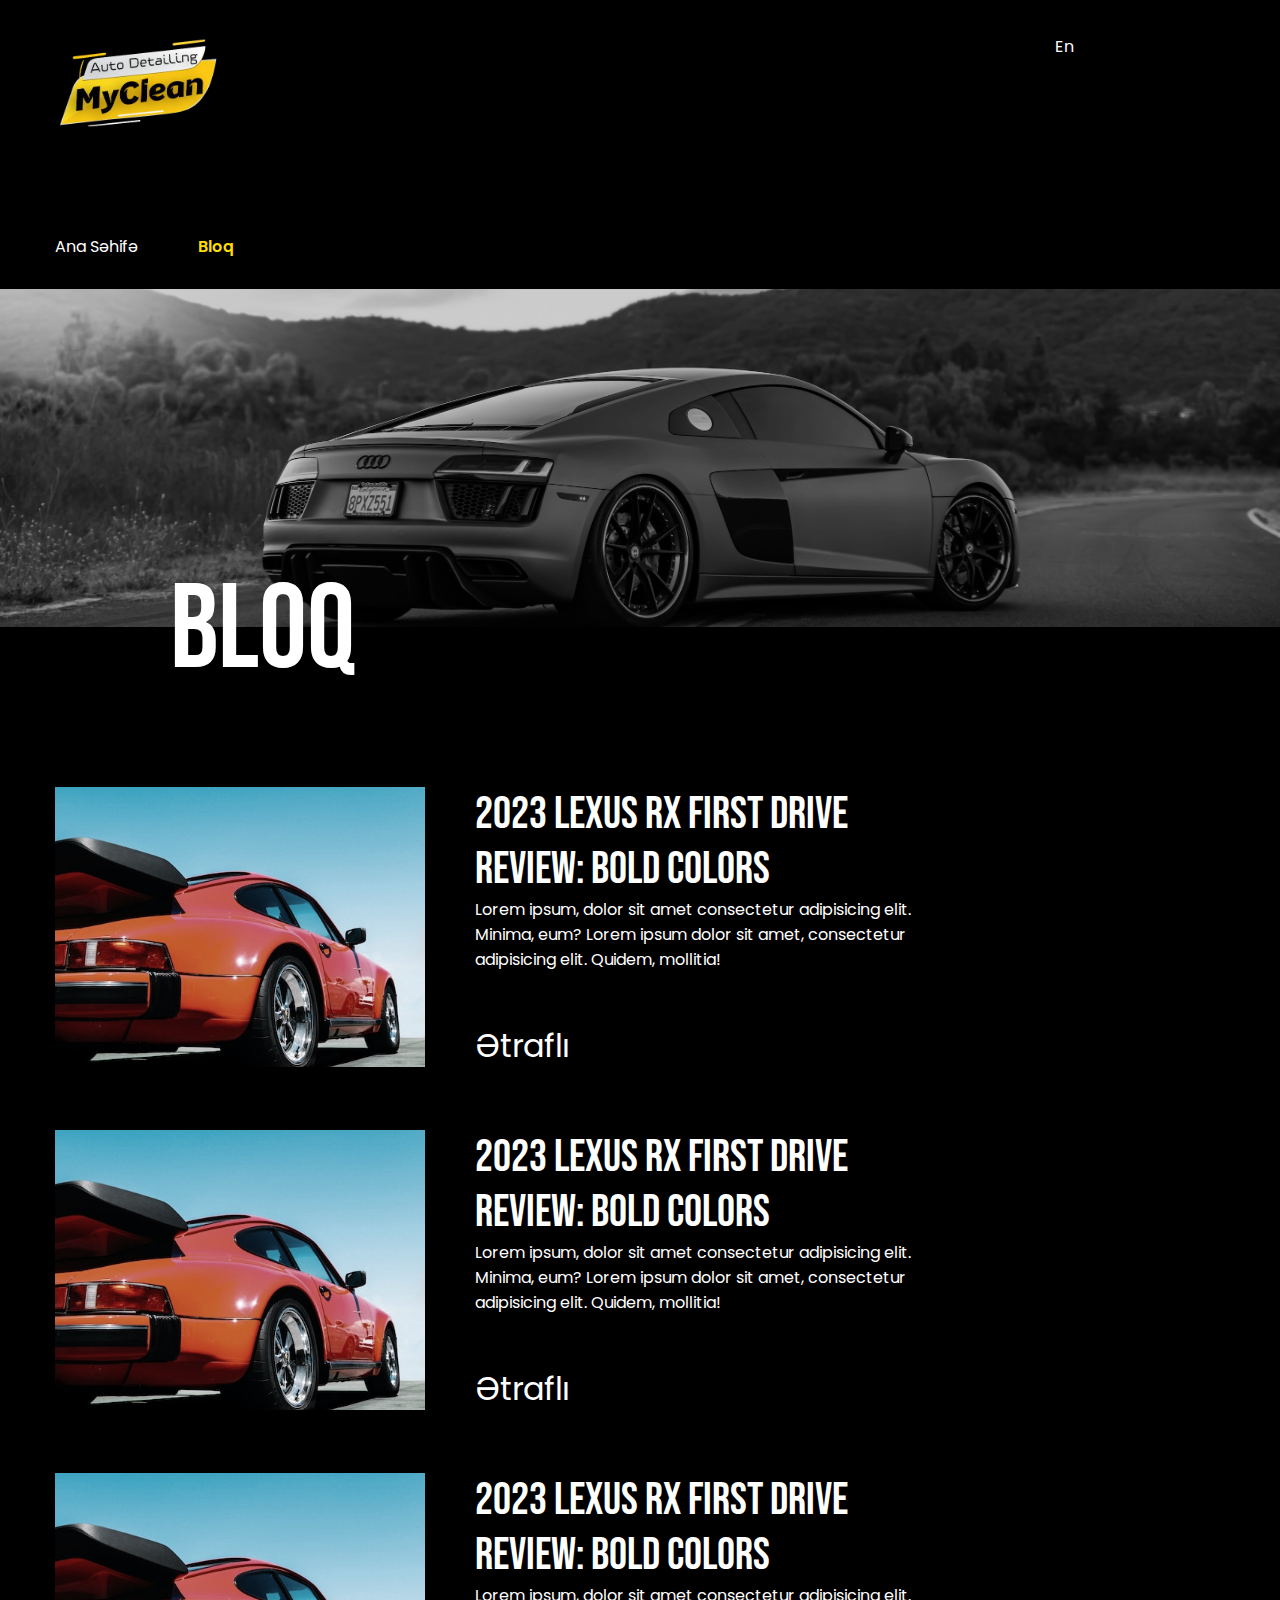
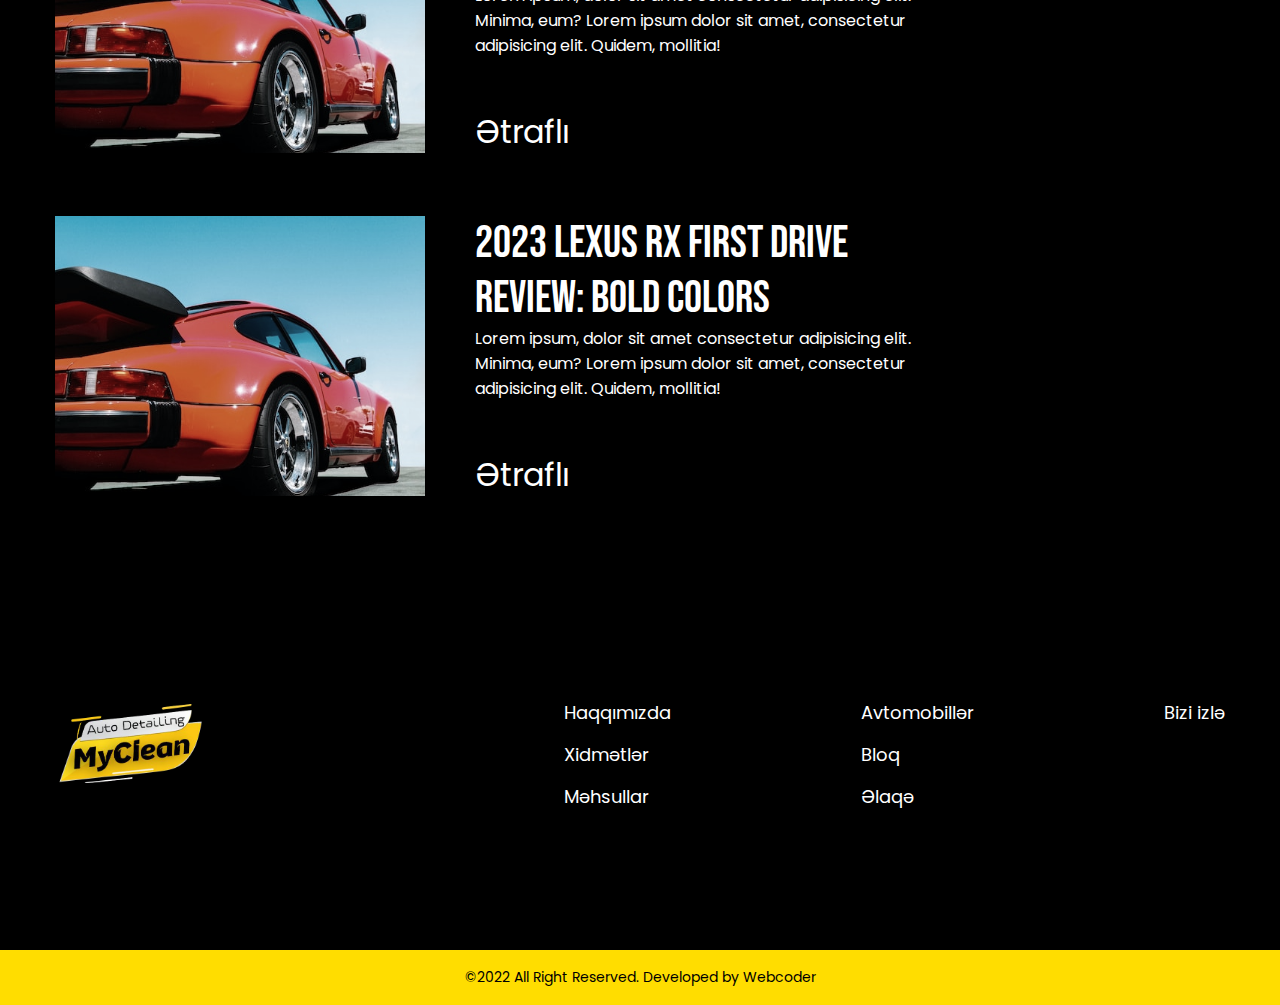
<file: assets/html/blogs.html>
<!DOCTYPE html>
<html lang="en">

<head>
    <meta charset="UTF-8">
    <meta name="viewport" content="width=device-width, initial-scale=1.0">
    <title>Blogs</title>
    <link rel="stylesheet" href="https://cdnjs.cloudflare.com/ajax/libs/font-awesome/6.5.2/css/all.min.css"
        integrity="sha512-SnH5WK+bZxgPHs44uWIX+LLJAJ9/2PkPKZ5QiAj6Ta86w+fsb2TkcmfRyVX3pBnMFcV7oQPJkl9QevSCWr3W6A=="
        crossorigin="anonymous" referrerpolicy="no-referrer" />
    <link rel="stylesheet" href="/assets/css/style.css">
    <link rel="stylesheet" href="/assets/css/general.css">
    <link rel="stylesheet" href="/assets/css/blogs.css">
</head>

<body>

    <header>
        <div class="container">
            <div class="head__Menu">
                <div class="clean__logo">
                    <a href="/assets/index.html">
                        <img src="/assets/media/mycleanlogo.png" alt="Logo">
                    </a>
                </div>
                <nav class="Menu">
                    <ul>
                        <li>
                            <div class="language_links"><a href="#">En</a>
                                <a href="#"><i class="fa-solid fa-chevron-down"></i></a>
                            </div>
                        </li>
                        <li><a href="/assets/html/menu.html"><i class="fa-solid fa-bars"></i></a></li>
                    </ul>
                </nav>
            </div>
        </div>
    </header>


    <main>
        <section class="Links">
            <div class="container">
                <div class="about_Links">
                    <div class="main__Link">
                        <a href="/assets/index.html">Ana Səhifə</a>
                        <i class="fa-solid fa-chevron-right"></i>
                    </div>
                    <div class="about__Link">
                        <a href="blog.html">Bloq</a>
                    </div>
                </div>
            </div>
        </section>

        <section class="About_banner">
            <div class="about_Text_Container">
                <div class="banner_Clean">
                    <img src="/assets/media/blogbanner.jpg" alt="AboutBanner">
                </div>
                <div class="about__Header_text">
                    <h2>Bloq</h2>
                </div>
            </div>
        </section>

        <section>
            <div class="container">
                <div class="blog__Card">
                    <div class="blog_Img_box">
                        <img src="/assets/media/car2.jpg" alt="BlogImg">
                    </div>
                    <div class="blog__Card__Texts">
                        <h4>2023 Lexus RX FIrst DrIve RevIew: Bold colors</h4>
                        <p>Lorem ipsum, dolor sit amet consectetur adipisicing elit. Minima, eum?
                            Lorem ipsum dolor sit amet, consectetur adipisicing elit. Quidem, mollitia!
                        </p>
                        <div class="blog_links">
                            <a href="blog.html">Ətraflı</a>
                            <a href="blog.html"><i class="fa-solid fa-arrow-right arrow"></i></a>
                        </div>
                    </div>
                </div>
                <div class="blog__Card">
                    <div class="blog_Img_box">
                        <img src="/assets/media/car2.jpg" alt="BlogImg">
                    </div>
                    <div class="blog__Card__Texts">
                        <h4>2023 Lexus RX FIrst DrIve RevIew: Bold colors</h4>
                        <p>Lorem ipsum, dolor sit amet consectetur adipisicing elit. Minima, eum?
                            Lorem ipsum dolor sit amet, consectetur adipisicing elit. Quidem, mollitia!
                        </p>
                        <div class="blog_links">
                            <a href="blog.html">Ətraflı</a>
                            <a href="blog.html"><i class="fa-solid fa-arrow-right arrow"></i></a>
                        </div>
                    </div>
                </div>
                <div class="blog__Card">
                    <div class="blog_Img_box">
                        <img src="/assets/media/car2.jpg" alt="BlogImg">
                    </div>
                    <div class="blog__Card__Texts">
                        <h4>2023 Lexus RX FIrst DrIve RevIew: Bold colors</h4>
                        <p>Lorem ipsum, dolor sit amet consectetur adipisicing elit. Minima, eum?
                            Lorem ipsum dolor sit amet, consectetur adipisicing elit. Quidem, mollitia!
                        </p>
                        <div class="blog_links">
                            <a href="blog.html">Ətraflı</a>
                            <a href="blog.html"><i class="fa-solid fa-arrow-right arrow"></i></a>
                        </div>
                    </div>
                </div>
                <div class="blog__Card">
                    <div class="blog_Img_box">
                        <img src="/assets/media/car2.jpg" alt="BlogImg">
                    </div>
                    <div class="blog__Card__Texts">
                        <h4>2023 Lexus RX FIrst DrIve RevIew: Bold colors</h4>
                        <p>Lorem ipsum, dolor sit amet consectetur adipisicing elit. Minima, eum?
                            Lorem ipsum dolor sit amet, consectetur adipisicing elit. Quidem, mollitia!
                        </p>
                        <div class="blog_links">
                            <a href="blog.html">Ətraflı</a>
                            <a href="blog.html"><i class="fa-solid fa-arrow-right arrow"></i></a>
                        </div>
                    </div>
                </div>
            </div>
        </section>
    </main>

    <footer>
        <div class="container">
            <div class="footer_All">
                <div class="logo_Box">
                    <a href="/assets/index.html">
                        <img src="/assets/media/mycleanlogo.png" alt="myCleanLogo">
                    </a>
                </div>
                <div class="footer__Menu">
                    <div class="Menu_footer">
                        <ul>
                            <li><a href="/assets/html/about.html">Haqqımızda</a></li>
                            <li><a href="/assets/html/service.html">Xidmətlər</a></li>
                            <li><a href="/assets/html/products.html">Məhsullar</a></li>
                        </ul>
                    </div>
                    <div class="Menu_footer col-m">
                        <ul>
                            <li><a href="/assets/html/cars.html">Avtomobillər</a></li>
                            <li><a href="/assets/html/blogs.html">Bloq</a></li>
                            <li><a href="/assets/html/contact.html">Əlaqə</a></li>
                        </ul>
                    </div>
                    <div class="Menu_footer">
                        <ul>
                            <li>Bizi izlə</li>
                            <li class="icons_Social">
                                <a href="https://www.instagram.com/"><i class="fa-brands fa-instagram"></i></a>
                                <a href="https://www.facebook.com/"><i class="fa-brands fa-square-facebook"></i></a>
                            </li>
                        </ul>
                    </div>
                </div>
            </div>
        </div>
        <div class="end_Line">
            <div class="Line_Texts">
                <p>©2022 All Right Reserved. Developed by <a href="#">Webcoder</a></p>
            </div>
        </div>
        </div>
    </footer>

</body>

</html>
</file>
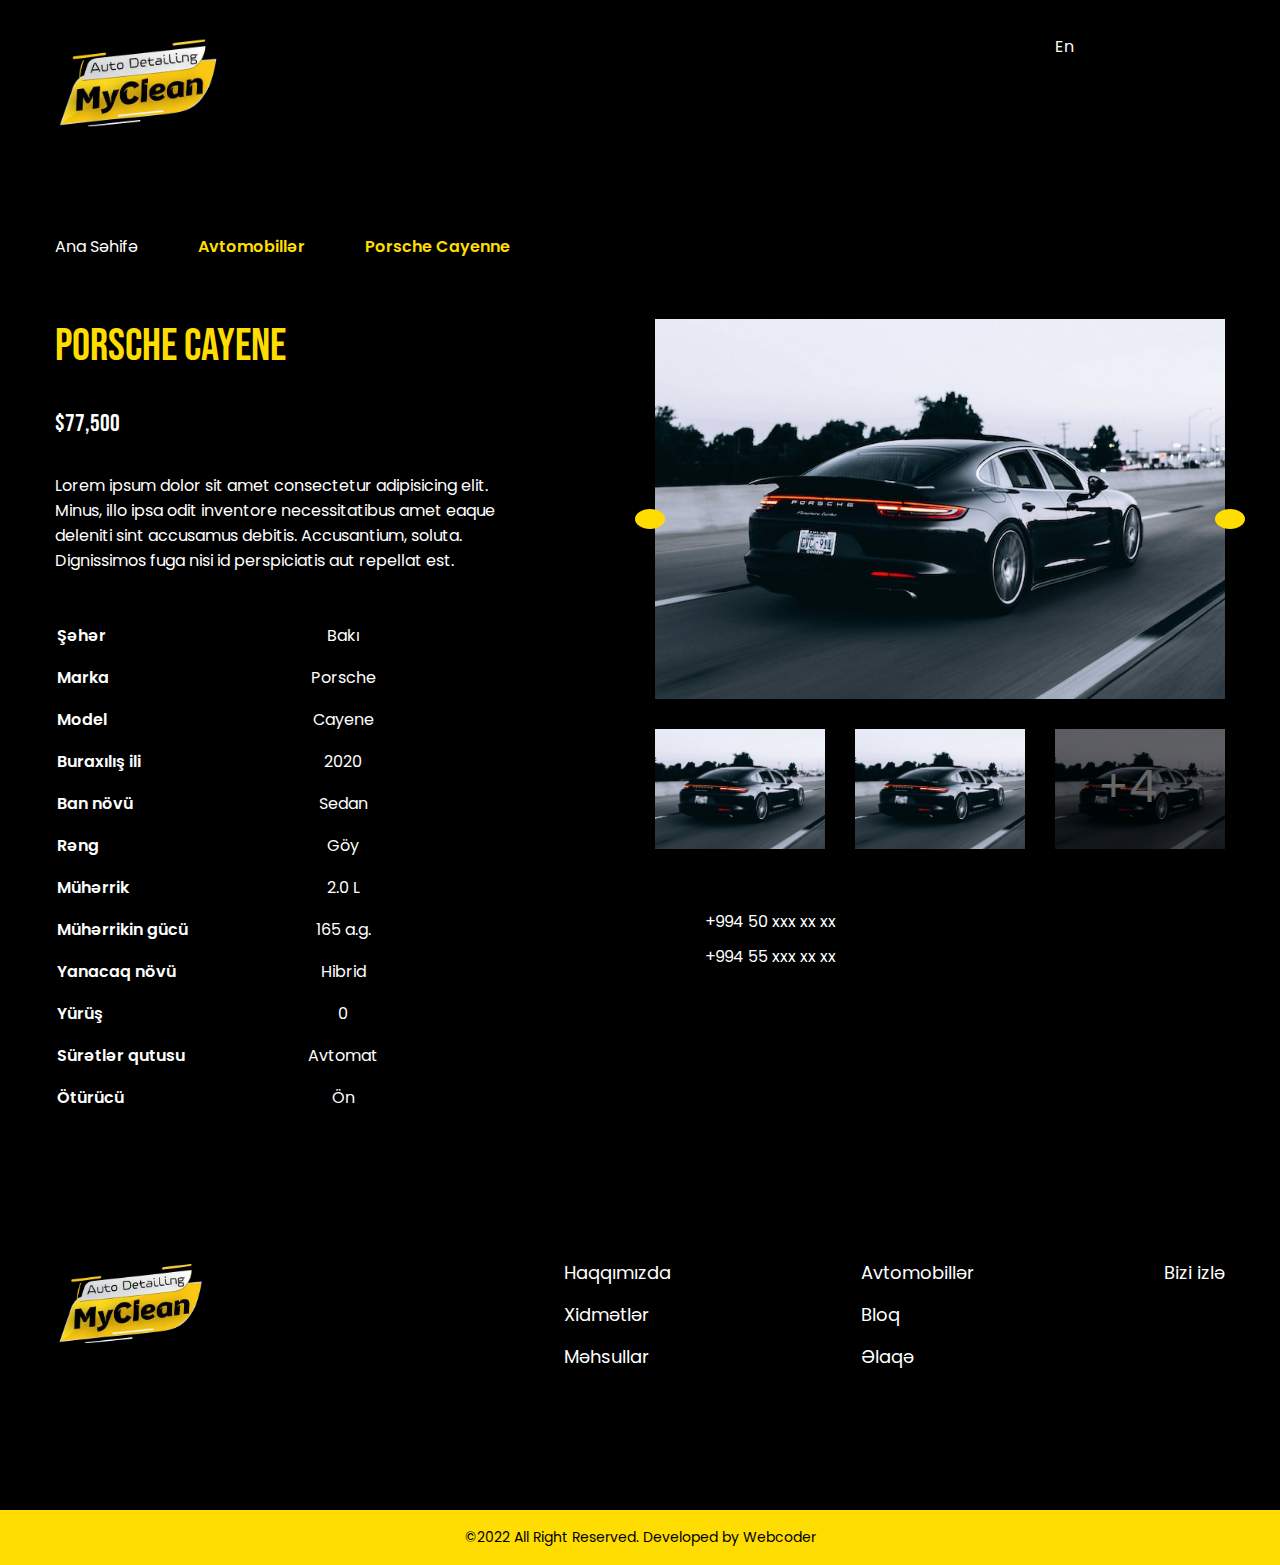
<file: assets/html/car.html>
<!DOCTYPE html>
<html lang="en">

<head>
    <meta charset="UTF-8">
    <meta name="viewport" content="width=device-width, initial-scale=1.0">
    <title>MyClean</title>
    <link rel="stylesheet" href="https://cdnjs.cloudflare.com/ajax/libs/font-awesome/6.5.2/css/all.min.css"
        integrity="sha512-SnH5WK+bZxgPHs44uWIX+LLJAJ9/2PkPKZ5QiAj6Ta86w+fsb2TkcmfRyVX3pBnMFcV7oQPJkl9QevSCWr3W6A=="
        crossorigin="anonymous" referrerpolicy="no-referrer" />
    <link rel="stylesheet" href="/assets/css/style.css">
    <link rel="stylesheet" href="/assets/css/general.css">
    <link rel="stylesheet" href="/assets/css/car.css">
</head>

<body>

    <header>
        <div class="container">
            <div class="head__Menu">
                <div class="clean__logo">
                    <a href="/assets/index.html">
                        <img src="/assets/media/mycleanlogo.png" alt="Logo">
                    </a>
                </div>
                <nav class="Menu">
                    <ul>
                        <li>
                            <div class="language_links"><a href="#">En</a>
                                <a href="#"><i class="fa-solid fa-chevron-down"></i></a>
                            </div>
                        </li>
                        <li><a href="/assets/html/menu.html"><i class="fa-solid fa-bars"></i></a></li>
                    </ul>
                </nav>
            </div>
        </div>
    </header>

    <main>
        <section class="Links">
            <div class="container">
                <div class="about_Links">
                    <div class="main__Link">
                        <a href="/assets/index.html">Ana Səhifə</a>
                        <i class="fa-solid fa-chevron-right"></i>
                    </div>
                    <div class="about__Link">
                        <a href="cars.html" class=" arrow_link">Avtomobillər</a>
                        <i class="fa-solid fa-chevron-right"></i>
                        <a href="car.html">Porsche Cayenne</a>
                    </div>
                </div>
            </div>
        </section>

        <section>
            <div class="container">
                <div class="car_sale">
                    <div class="car_Texts">
                        <div class="car_about">
                            <h2>Porsche Cayene</h2>
                            <h5>$77,500</h5>
                            <p>Lorem ipsum dolor sit amet consectetur adipisicing elit. Minus, illo ipsa odit inventore
                                necessitatibus amet eaque deleniti sint accusamus debitis. Accusantium, soluta.
                                Dignissimos
                                fuga nisi id perspiciatis aut repellat est.</p>
                        </div>
                        <div class="car_abouts">
                            <table>
                                <tbody>
                                    <tr>
                                        <th>Şəhər</th>
                                        <td>Bakı</td>
                                    </tr>
                                    <tr>
                                        <th>Marka</th>
                                        <td>Porsche</td>
                                    </tr>
                                    <tr>
                                        <th>Model</th>
                                        <td>Cayene</td>
                                    </tr>
                                    <tr>
                                        <th>Buraxılış ili</th>
                                        <td>2020</td>
                                    </tr>
                                    <tr>
                                        <th>Ban növü</th>
                                        <td>Sedan</td>
                                    </tr>
                                    <tr>
                                        <th>Rəng</th>
                                        <td>Göy</td>
                                    </tr>
                                    <tr>
                                        <th>Mühərrik</th>
                                        <td>2.0 L</td>
                                    </tr>
                                    <tr>
                                        <th>Mühərrikin gücü</th>
                                        <td>165 a.g.</td>
                                    </tr>
                                    <tr>
                                        <th>Yanacaq növü</th>
                                        <td>Hibrid</td>
                                    </tr>
                                    <tr>
                                        <th>Yürüş</th>
                                        <td>0</td>
                                    </tr>
                                    <tr>
                                        <th>Sürətlər qutusu</th>
                                        <td>Avtomat</td>
                                    </tr>
                                    <tr>
                                        <th>Ötürücü</th>
                                        <td>Ön</td>
                                    </tr>
                                </tbody>
                            </table>
                        </div>
                        <div class=" col-sm-box">
                            <ul>
                                <li><i class="fa-solid fa-phone"></i></li>
                                <li><a href="#">+994 50 xxx xx xx</a>
                                    <a href="#">+994 55 xxx xx xx</a>
                                </li>
                            </ul>
                    </div>
                    </div>
                    <div class="car_imgs_number">
                        <div class="slider">
                            <div class="slide_btn">
                                <a href="#" class="left"><i class="fa-solid fa-arrow-left"></i></a>
                            </div>
                            <div class="slide_img">
                                <img src="/assets/media/car.jpg" alt="Carimg">
                            </div>
                            <div class="slide_btn">
                                <a href="#" class="right"><i class="fa-solid fa-arrow-right"></i></a>
                            </div>
                        </div>
                        <div class="other__imgs">
                            <div class="img_box">
                                <img src="/assets/media/car.jpg" alt="Carimg">
                            </div>
                            <div class="img_box">
                                <img src="/assets/media/car.jpg" alt="Carimg">
                            </div>
                            <div class="img_box filter">
                                <img src="/assets/media/car.jpg" alt="Carimg">
                                <a href="#">+4</a>
                            </div>
                        </div>
                        <div class="numbers">
                            <ul>
                                <li><i class="fa-solid fa-phone"></i></li>
                                <li><a href="#">+994 50 xxx xx xx</a>
                                    <a href="#">+994 55 xxx xx xx</a>
                                </li>
                            </ul>
                        </div>
                    </div>
                </div>
            </div>
        </section>
    </main>

    <footer>
        <div class="container">
            <div class="footer_All">
                <div class="logo_Box">
                    <a href="/assets/index.html">
                        <img src="/assets/media/mycleanlogo.png" alt="myCleanLogo">
                    </a>
                </div>
                <div class="footer__Menu">
                    <div class="Menu_footer">
                        <ul>
                            <li><a href="/assets/html/about.html">Haqqımızda</a></li>
                            <li><a href="/assets/html/service.html">Xidmətlər</a></li>
                            <li><a href="/assets/html/products.html">Məhsullar</a></li>
                        </ul>
                    </div>
                    <div class="Menu_footer col-m">
                        <ul>
                            <li><a href="/assets/html/cars.html">Avtomobillər</a></li>
                            <li><a href="/assets/html/blogs.html">Bloq</a></li>
                            <li><a href="/assets/html/contact.html">Əlaqə</a></li>
                        </ul>
                    </div>
                    <div class="Menu_footer">
                        <ul>
                            <li>Bizi izlə</li>
                            <li class="icons_Social">
                                <a href="https://www.instagram.com/"><i class="fa-brands fa-instagram"></i></a>
                                <a href="https://www.facebook.com/"><i class="fa-brands fa-square-facebook"></i></a>
                            </li>
                        </ul>
                    </div>
                </div>
            </div>
        </div>
        <div class="end_Line">
            <div class="Line_Texts">
                <p>©2022 All Right Reserved. Developed by <a href="#">Webcoder</a></p>
            </div>
        </div>
        </div>
    </footer>








</body>

</html>
</file>
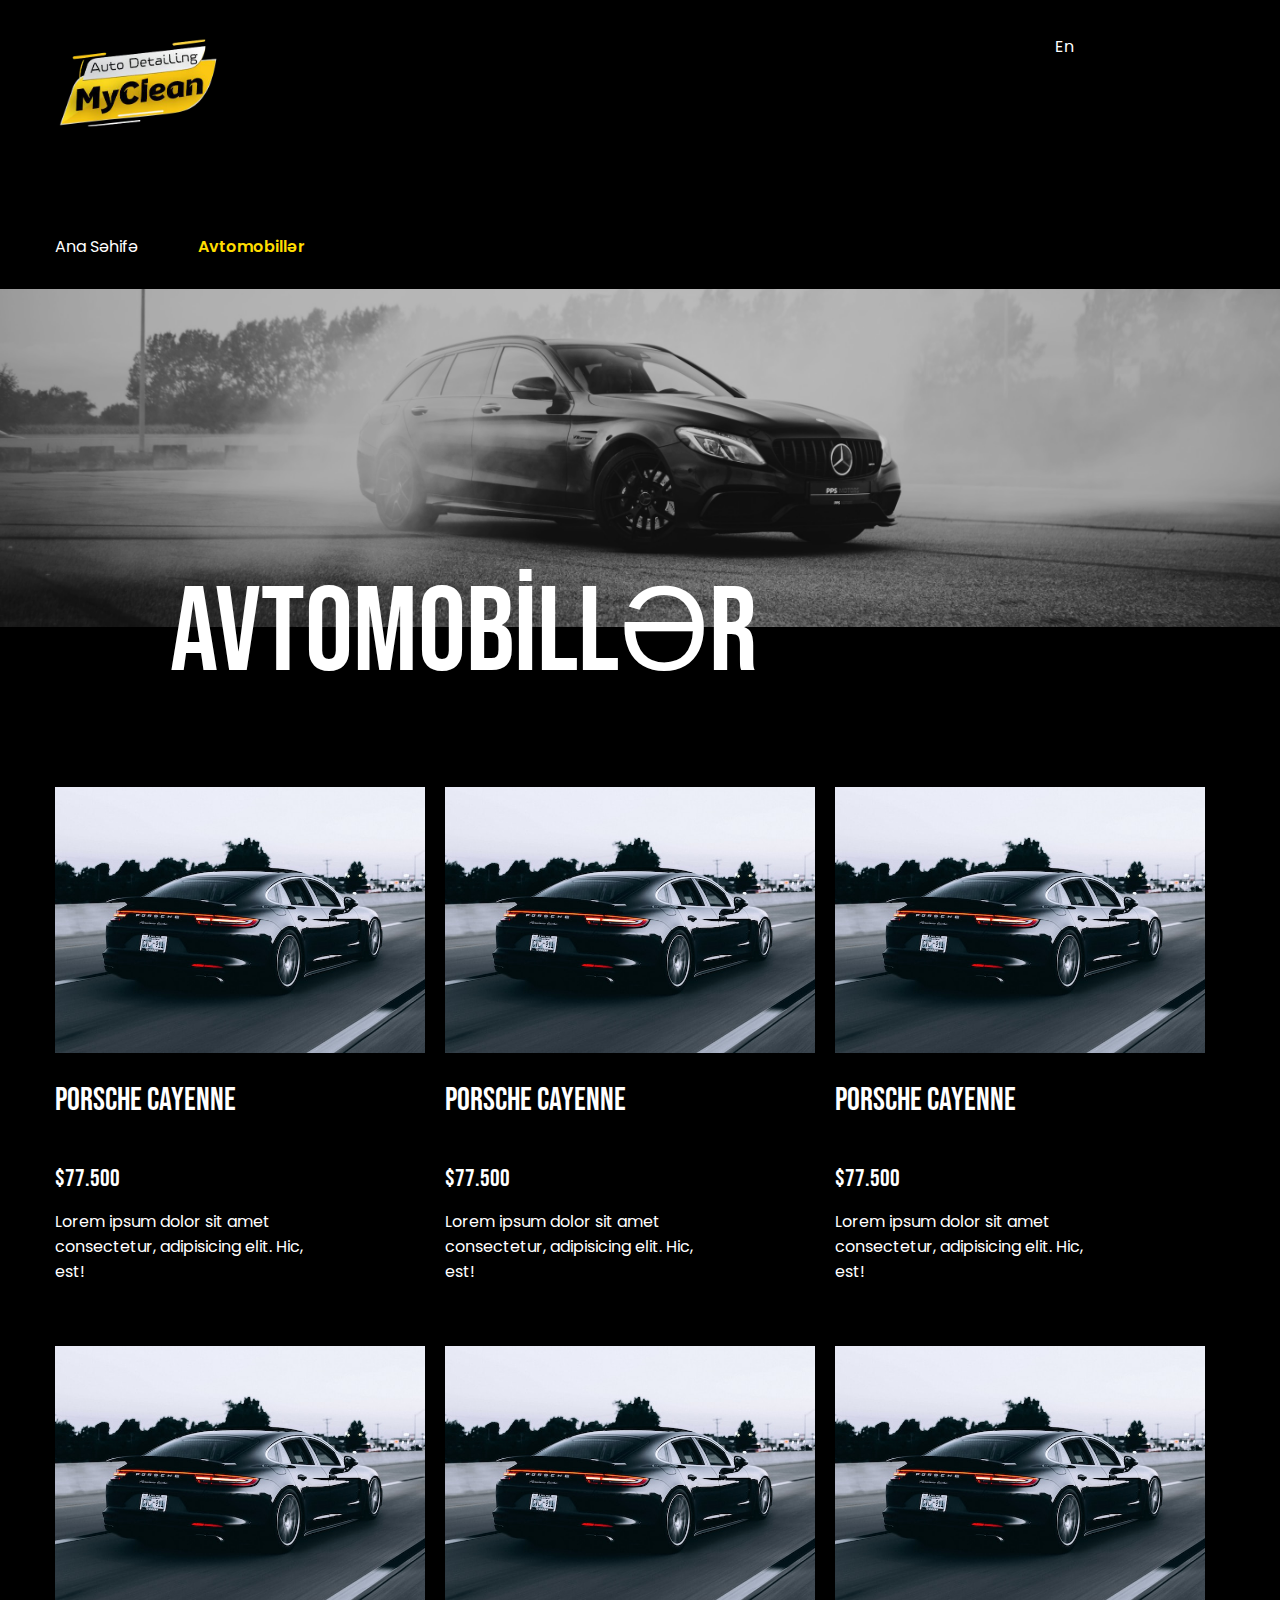
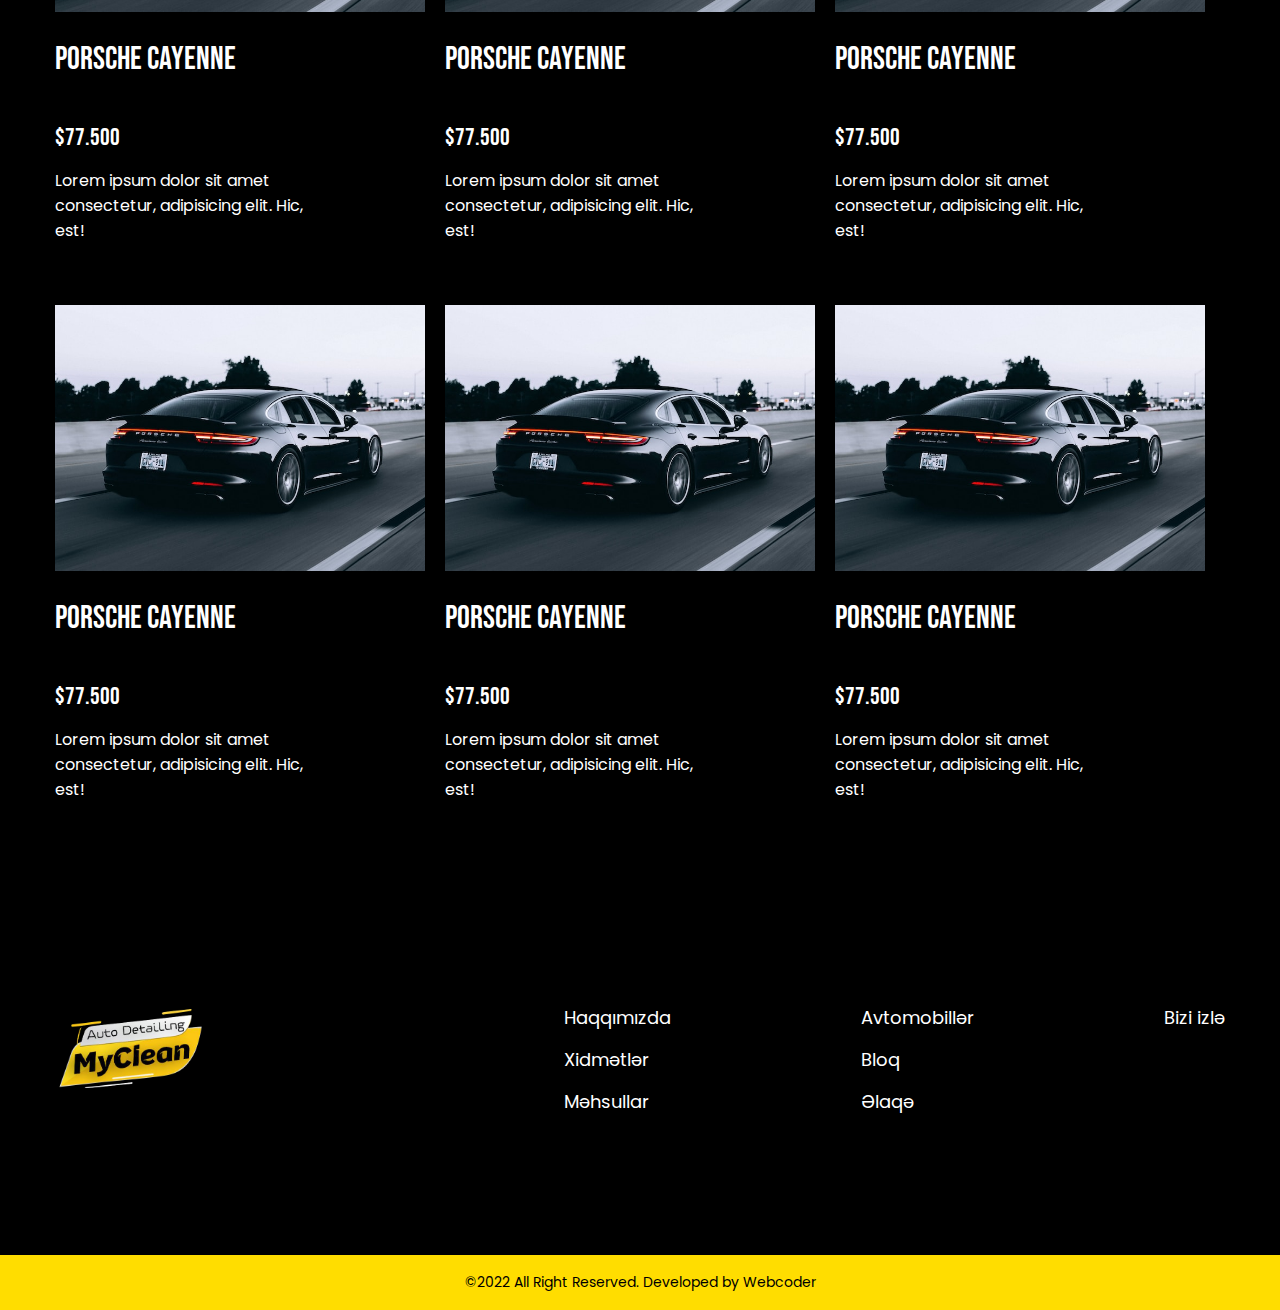
<file: assets/html/cars.html>
<!DOCTYPE html>
<html lang="en">

<head>
    <meta charset="UTF-8">
    <meta name="viewport" content="width=device-width, initial-scale=1.0">
    <title>Cars</title>
    <link rel="stylesheet" href="https://cdnjs.cloudflare.com/ajax/libs/font-awesome/6.5.2/css/all.min.css"
        integrity="sha512-SnH5WK+bZxgPHs44uWIX+LLJAJ9/2PkPKZ5QiAj6Ta86w+fsb2TkcmfRyVX3pBnMFcV7oQPJkl9QevSCWr3W6A=="
        crossorigin="anonymous" referrerpolicy="no-referrer" />
    <link rel="stylesheet" href="/assets/css/style.css">
    <link rel="stylesheet" href="/assets/css/general.css">
    <link rel="stylesheet" href="/assets/css/cars.css">
</head>

<body>

    <header>
        <div class="container">
            <div class="head__Menu">
                <div class="clean__logo">
                    <a href="/assets/index.html">
                        <img src="/assets/media/mycleanlogo.png" alt="Logo">
                    </a>
                </div>
                <nav class="Menu">
                    <ul>
                        <li>
                            <div class="language_links"><a href="#">En</a>
                                <a href="#"><i class="fa-solid fa-chevron-down"></i></a>
                            </div>
                        </li>
                        <li><a href="/assets/html/menu.html"><i class="fa-solid fa-bars"></i></a></li>
                    </ul>
                </nav>
            </div>
        </div>
    </header>

    <main>
        <section class="Links">
            <div class="container">
                <div class="about_Links">
                    <div class="main__Link">
                        <a href="/assets/index.html">Ana Səhifə</a>
                        <i class="fa-solid fa-chevron-right"></i>
                    </div>
                    <div class="about__Link">
                        <a href="cars.html">Avtomobillər</a>
                    </div>
                </div>
            </div>
        </section>

        <section class="About_banner">
            <div class="about_Text_Container">
                <div class="banner_Clean">
                    <img src="/assets/media/carpage.jpg" alt="AboutBanner">
                </div>
                <div class="about__Header_text">
                    <h2>AvtomobİllƏr</h2>
                </div>
            </div>
        </section>

        <section>
            <div class="container">
                <div class="cars__Cards">
                    <div class="products__Card">
                        <div class="cars_imgs_box">
                            <img src="/assets/media/car.jpg" alt="carimg">
                        </div>
                        <a href="car.html">
                            <h5>Porsche Cayenne</h5>
                        </a>
                        <h6>$77.500</h6>
                        <p>Lorem ipsum dolor sit amet consectetur, adipisicing elit. Hic, est!</p>
                    </div>
                    <div class="products__Card">
                        <div class="cars_imgs_box">
                            <img src="/assets/media/car.jpg" alt="carimg">
                        </div>
                        <a href="car.html">
                            <h5>Porsche Cayenne</h5>
                        </a>
                        <h6>$77.500</h6>
                        <p>Lorem ipsum dolor sit amet consectetur, adipisicing elit. Hic, est!</p>
                    </div>
                    <div class="products__Card">
                        <div class="cars_imgs_box">
                            <img src="/assets/media/car.jpg" alt="carimg">
                        </div>
                        <a href="car.html">
                            <h5>Porsche Cayenne</h5>
                        </a>
                        <h6>$77.500</h6>
                        <p>Lorem ipsum dolor sit amet consectetur, adipisicing elit. Hic, est!</p>
                    </div>
                </div>
                <div class="cars__Cards col-sm">
                    <div class="products__Card">
                        <div class="cars_imgs_box">
                            <img src="/assets/media/car.jpg" alt="carimg">
                        </div>
                        <a href="car.html">
                            <h5>Porsche Cayenne</h5>
                        </a>
                        <h6>$77.500</h6>
                        <p>Lorem ipsum dolor sit amet consectetur, adipisicing elit. Hic, est!</p>
                    </div>
                    <div class="products__Card">
                        <div class="cars_imgs_box">
                            <img src="/assets/media/car.jpg" alt="carimg">
                        </div>
                        <a href="car.html">
                            <h5>Porsche Cayenne</h5>
                        </a>
                        <h6>$77.500</h6>
                        <p>Lorem ipsum dolor sit amet consectetur, adipisicing elit. Hic, est!</p>
                    </div>
                    <div class="products__Card">
                        <div class="cars_imgs_box">
                            <img src="/assets/media/car.jpg" alt="carimg">
                        </div>
                        <a href="car.html">
                            <h5>Porsche Cayenne</h5>
                        </a>
                        <h6>$77.500</h6>
                        <p>Lorem ipsum dolor sit amet consectetur, adipisicing elit. Hic, est!</p>
                    </div>
                </div>
                <div class="cars__Cards col-sm">
                    <div class="products__Card">
                        <div class="cars_imgs_box">
                            <img src="/assets/media/car.jpg" alt="carimg">
                        </div>
                        <a href="car.html">
                            <h5>Porsche Cayenne</h5>
                        </a>
                        <h6>$77.500</h6>
                        <p>Lorem ipsum dolor sit amet consectetur, adipisicing elit. Hic, est!</p>
                    </div>
                    <div class="products__Card">
                        <div class="cars_imgs_box">
                            <img src="/assets/media/car.jpg" alt="carimg">
                        </div>
                        <a href="car.html">
                            <h5>Porsche Cayenne</h5>
                        </a>
                        <h6>$77.500</h6>
                        <p>Lorem ipsum dolor sit amet consectetur, adipisicing elit. Hic, est!</p>
                    </div>
                    <div class="products__Card">
                        <div class="cars_imgs_box">
                            <img src="/assets/media/car.jpg" alt="carimg">
                        </div>
                        <a href="car.html">
                            <h5>Porsche Cayenne</h5>
                        </a>
                        <h6>$77.500</h6>
                        <p>Lorem ipsum dolor sit amet consectetur, adipisicing elit. Hic, est!</p>
                    </div>
                </div>
            </div>
        </section>
    </main>

    <footer>
        <div class="container">
            <div class="footer_All">
                <div class="logo_Box">
                    <a href="/assets/index.html">
                        <img src="/assets/media/mycleanlogo.png" alt="myCleanLogo">
                    </a>
                </div>
                <div class="footer__Menu">
                    <div class="Menu_footer">
                        <ul>
                            <li><a href="/assets/html/about.html">Haqqımızda</a></li>
                            <li><a href="/assets/html/service.html">Xidmətlər</a></li>
                            <li><a href="/assets/html/products.html">Məhsullar</a></li>
                        </ul>
                    </div>
                    <div class="Menu_footer col-m">
                        <ul>
                            <li><a href="/assets/html/cars.html">Avtomobillər</a></li>
                            <li><a href="/assets/html/blogs.html">Bloq</a></li>
                            <li><a href="/assets/html/contact.html">Əlaqə</a></li>
                        </ul>
                    </div>
                    <div class="Menu_footer">
                        <ul>
                            <li>Bizi izlə</li>
                            <li class="icons_Social">
                                <a href="https://www.instagram.com/"><i class="fa-brands fa-instagram"></i></a>
                                <a href="https://www.facebook.com/"><i class="fa-brands fa-square-facebook"></i></a>
                            </li>
                        </ul>
                    </div>
                </div>
            </div>
        </div>
        <div class="end_Line">
            <div class="Line_Texts">
                <p>©2022 All Right Reserved. Developed by <a href="#">Webcoder</a></p>
            </div>
        </div>
        </div>
    </footer>








</body>

</html>
</file>
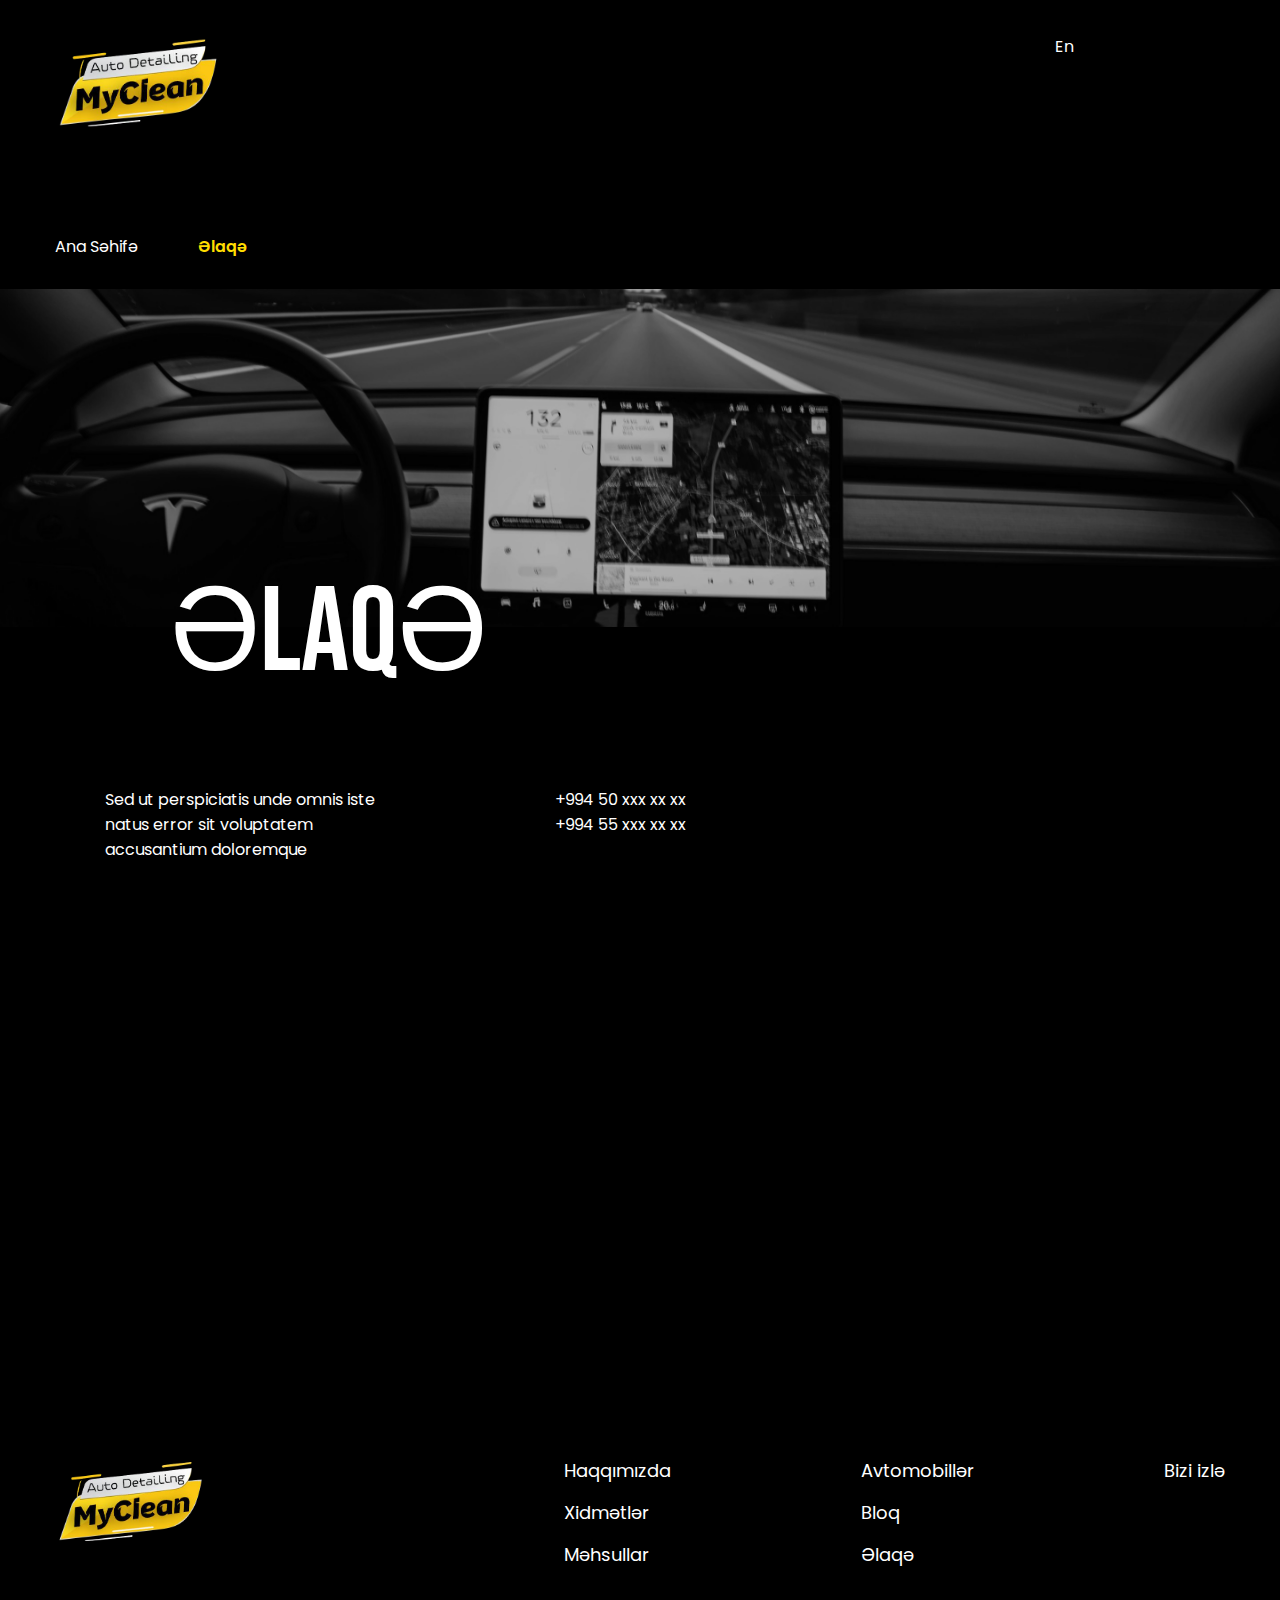
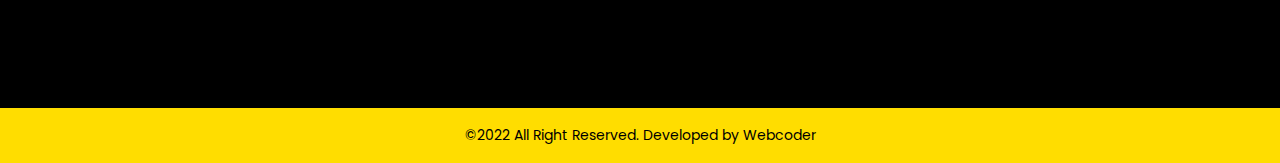
<file: assets/html/contact.html>
<!DOCTYPE html>
<html lang="en">

<head>
    <meta charset="UTF-8">
    <meta name="viewport" content="width=device-width, initial-scale=1.0">
    <title>Contact</title>
    <link rel="stylesheet" href="https://cdnjs.cloudflare.com/ajax/libs/font-awesome/6.5.2/css/all.min.css"
        integrity="sha512-SnH5WK+bZxgPHs44uWIX+LLJAJ9/2PkPKZ5QiAj6Ta86w+fsb2TkcmfRyVX3pBnMFcV7oQPJkl9QevSCWr3W6A=="
        crossorigin="anonymous" referrerpolicy="no-referrer" />
    <link rel="stylesheet" href="/assets/css/style.css">
    <link rel="stylesheet" href="/assets/css/general.css">
    <link rel="stylesheet" href="/assets/css/contact.css">
</head>

<body>

    <header>
        <div class="container">
            <div class="head__Menu">
                <div class="clean__logo">
                    <a href="/assets/index.html">
                        <img src="/assets/media/mycleanlogo.png" alt="Logo">
                    </a>
                </div>
                <nav class="Menu">
                    <ul>
                        <li>
                            <div class="language_links"><a href="#">En</a>
                                <a href="#"><i class="fa-solid fa-chevron-down"></i></a>
                            </div>
                        </li>
                        <li><a href="/assets/html/menu.html"><i class="fa-solid fa-bars"></i></a></li>
                    </ul>
                </nav>
            </div>
        </div>
    </header>

    <main>
        <section class="Links">
            <div class="container">
                <div class="about_Links">
                    <div class="main__Link">
                        <a href="/assets/index.html">Ana Səhifə</a>
                        <i class="fa-solid fa-chevron-right"></i>
                    </div>
                    <div class="about__Link">
                        <a href="contact.html">Əlaqə</a>
                    </div>
                </div>
            </div>
        </section>

        <section class="About_banner">
            <div class="about_Text_Container">
                <div class="banner_Clean">
                    <img src="/assets/media/contactbanner.jpg" alt="AboutBanner">
                </div>
                <div class="about__Header_text">
                    <h2>ƏlaqƏ</h2>
                </div>
            </div>
        </section>

        <section class="contact__Section">
            <div class="container">
                <div class="conatct__All">
                    <div class="contact__Mail_location">
                        <ul>
                            <li><i class="fa-solid fa-location-dot"></i>
                                <p>Sed ut perspiciatis unde omnis iste natus error sit voluptatem accusantium
                                    doloremque
                                </p>
                            </li>
                        </ul>
                    </div>
                    <div class="contact__Phone">
                        <ul>
                            <li><i class="fa-solid fa-phone"></i>
                                <a href="#">
                                    <p>+994 50 xxx xx xx</p>
                                </a>
                            </li>
                            <li>
                                <a href="#">
                                    <p>+994 55 xxx xx xx</p>
                                </a>
                            </li>
                        </ul>
                    </div>
                    <div class="social_Media">
                        <a href="https://www.facebook.com/"><i class="fa-brands fa-facebook-f"></i></a>
                        <a href="https://www.instagram.com/"><i class="fa-brands fa-instagram"></i></a>
                    </div>
                </div>
            </div>
        </section>

        <section class="Map__Section">
            <iframe src="https://my.atlist.com/map/51ca691b-337e-47d3-aac3-df4768e82ce7/?share=true"
                allow="geolocation 'self' https://my.atlist.com" width="100%" height="400px" loading="lazy"
                frameborder="0" scrolling="no" allowfullscreen id="atlist-embed"></iframe>
            </div>
        </section>


    </main>

    <footer>
        <div class="container">
            <div class="footer_All">
                <div class="logo_Box">
                    <a href="/assets/index.html">
                        <img src="/assets/media/mycleanlogo.png" alt="myCleanLogo">
                    </a>
                </div>
                <div class="footer__Menu">
                    <div class="Menu_footer">
                        <ul>
                            <li><a href="/assets/html/about.html">Haqqımızda</a></li>
                            <li><a href="/assets/html/service.html">Xidmətlər</a></li>
                            <li><a href="/assets/html/products.html">Məhsullar</a></li>
                        </ul>
                    </div>
                    <div class="Menu_footer col-m">
                        <ul>
                            <li><a href="/assets/html/cars.html">Avtomobillər</a></li>
                            <li><a href="/assets/html/blogs.html">Bloq</a></li>
                            <li><a href="/assets/html/contact.html">Əlaqə</a></li>
                        </ul>
                    </div>
                    <div class="Menu_footer">
                        <ul>
                            <li>Bizi izlə</li>
                            <li class="icons_Social">
                                <a href="https://www.instagram.com/"><i class="fa-brands fa-instagram"></i></a>
                                <a href="https://www.facebook.com/"><i class="fa-brands fa-square-facebook"></i></a>
                            </li>
                        </ul>
                    </div>
                </div>
            </div>
        </div>
        <div class="end_Line">
            <div class="Line_Texts">
                <p>©2022 All Right Reserved. Developed by <a href="#">Webcoder</a></p>
            </div>
        </div>
        </div>
    </footer>
</body>

</html>
</file>
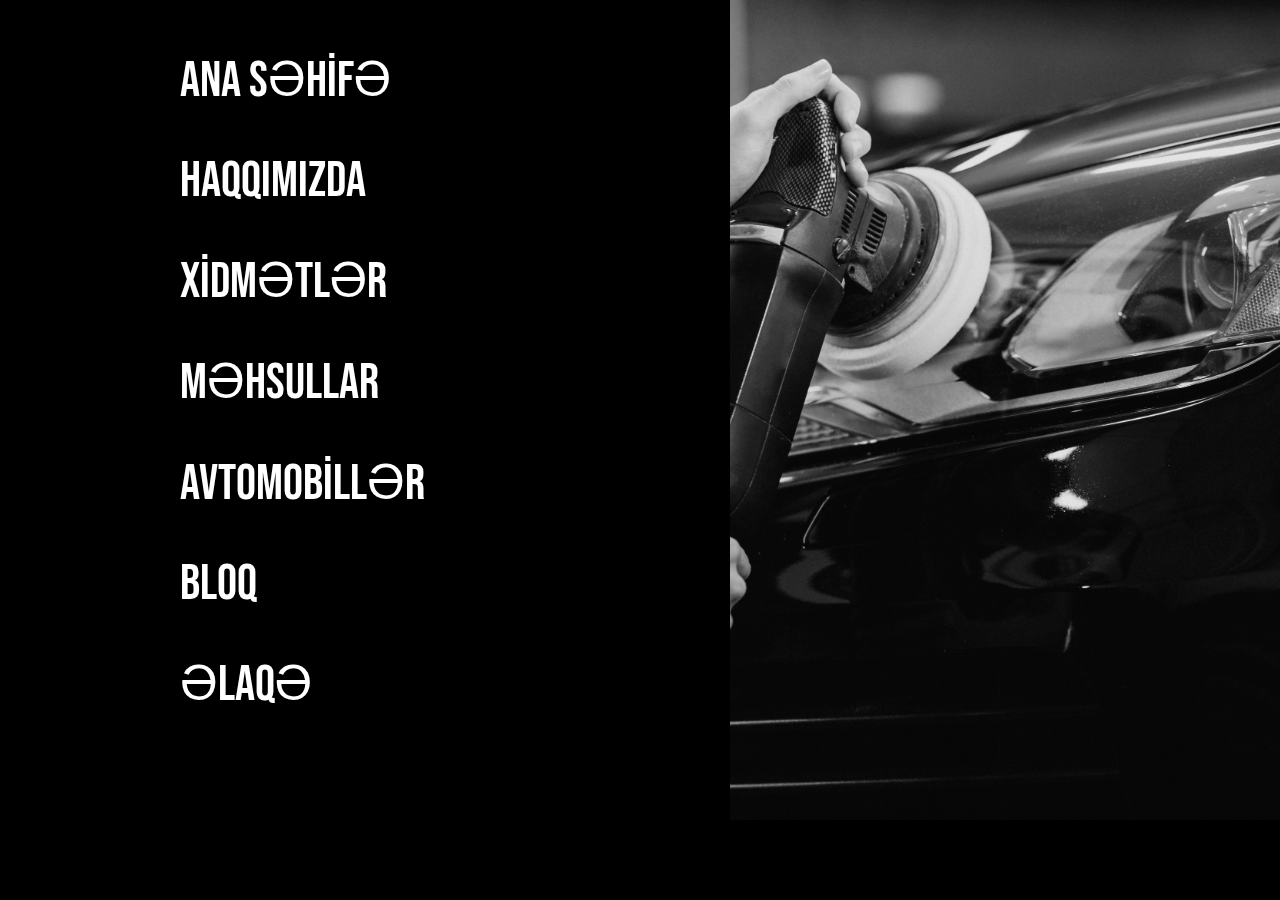
<file: assets/html/menu.html>
<!DOCTYPE html>
<html lang="en">

<head>
    <meta charset="UTF-8">
    <meta name="viewport" content="width=device-width, initial-scale=1.0">
    <title>Menu</title>
    <link rel="stylesheet" href="https://cdnjs.cloudflare.com/ajax/libs/font-awesome/6.5.2/css/all.min.css"
        integrity="sha512-SnH5WK+bZxgPHs44uWIX+LLJAJ9/2PkPKZ5QiAj6Ta86w+fsb2TkcmfRyVX3pBnMFcV7oQPJkl9QevSCWr3W6A=="
        crossorigin="anonymous" referrerpolicy="no-referrer" />
    <link rel="stylesheet" href="/assets/css/style.css">
    <link rel="stylesheet" href="/assets/css/general.css">
    <link rel="stylesheet" href="/assets/css/menu.css">
</head>

<body>

    <main>
        <section class="menu_links">
            <div class="links_Container">
                <div class="menu_Links">
                    <div class="back_btn">
                        <a href="/assets/index.html"><i class="fa-solid fa-chevron-left"></i></a>
                    </div>
                    <ul>
                        <li><a href="/assets/index.html" class="active">Ana Səhİfə</a></li>
                        <li><a href="about.html">HAqqımızda</a></li>
                        <li><a href="service.html">Xİdmətlər</a></li>
                        <li><a href="products.html">Məhsullar</a></li>
                        <li><a href="cars.html">Avtomobİllər</a></li>
                        <li><a href="blogs.html">Bloq</a></li>
                        <li><a href="contact.html">Əlaqə</a></li>
                    </ul>
                </div>
                <div class="menu_banner">
                    <img src="/assets/media/aboutpage2.jpg" alt="MenuBanner">
                </div>
                <div class="language_Links">
                    <a href="#">Az</a>
                    <a href="#">En</a>
                    <a href="#">Ru</a>
                </div>
            </div>
        </section>
    </main>

</body>
</file>
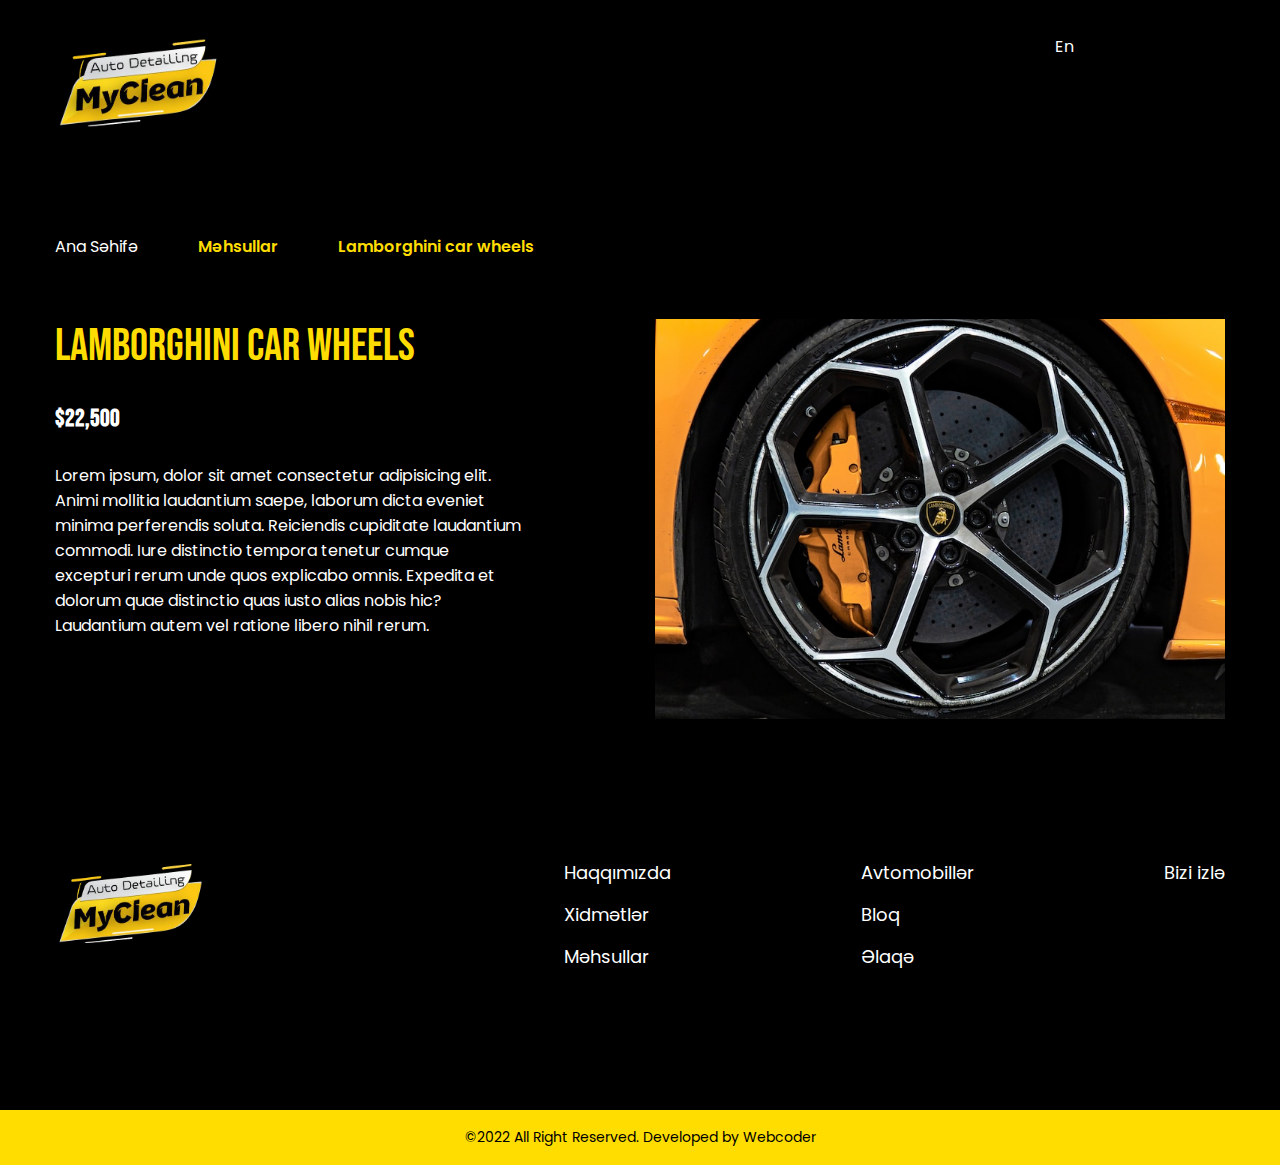
<file: assets/html/product.html>
<!DOCTYPE html>
<html lang="en">

<head>
    <meta charset="UTF-8">
    <meta name="viewport" content="width=device-width, initial-scale=1.0">
    <title>Product</title>
    <link rel="stylesheet" href="https://cdnjs.cloudflare.com/ajax/libs/font-awesome/6.5.2/css/all.min.css"
        integrity="sha512-SnH5WK+bZxgPHs44uWIX+LLJAJ9/2PkPKZ5QiAj6Ta86w+fsb2TkcmfRyVX3pBnMFcV7oQPJkl9QevSCWr3W6A=="
        crossorigin="anonymous" referrerpolicy="no-referrer" />
    <link rel="stylesheet" href="/assets/css/style.css">
    <link rel="stylesheet" href="/assets/css/general.css">
    <link rel="stylesheet" href="/assets/css/product.css">
</head>

<body>

    <header>
        <div class="container">
            <div class="head__Menu">
                <div class="clean__logo">
                    <a href="/assets/index.html">
                        <img src="/assets/media/mycleanlogo.png" alt="Logo">
                    </a>
                </div>
                <nav class="Menu">
                    <ul>
                        <li>
                            <div class="language_links"><a href="#">En</a>
                                <a href="#"><i class="fa-solid fa-chevron-down"></i></a>
                            </div>
                        </li>
                        <li><a href="/assets/html/menu.html"><i class="fa-solid fa-bars"></i></a></li>
                    </ul>
                </nav>
            </div>
        </div>
    </header>

    <main>
        <section class="Links">
            <div class="container">
                <div class="about_Links">
                    <div class="main__Link">
                        <a href="/assets/index.html">Ana Səhifə</a>
                        <i class="fa-solid fa-chevron-right"></i>
                    </div>
                    <div class="about__Link">
                        <a href="products.html" class=" arrow_link">Məhsullar</a>
                        <i class="fa-solid fa-chevron-right"></i>
                        <a href="product.html">Lamborghini car wheels</a>
                    </div>
                </div>
            </div>
        </section>

        <section>
            <div class="container">
                <div class="product">
                    <div class="Product__Texts">
                        <h3>Lamborghini car wheels</h3>
                        <h5>$22,500</h5>
                        <p>Lorem ipsum, dolor sit amet consectetur adipisicing elit. Animi mollitia laudantium saepe,
                            laborum dicta eveniet minima perferendis soluta. Reiciendis cupiditate laudantium commodi.
                            Iure distinctio tempora tenetur cumque excepturi rerum unde quos explicabo omnis. Expedita
                            et dolorum quae distinctio quas iusto alias nobis hic? Laudantium autem vel ratione libero
                            nihil rerum.</p>
                    </div>
                    <div class="product__img">
                        <img src="/assets/media/products.jpg" alt="">
                    </div>
                </div>
            </div>
        </section>
    </main>
    
    <footer>
        <div class="container">
            <div class="footer_All">
                <div class="logo_Box">
                    <a href="/assets/index.html">
                        <img src="/assets/media/mycleanlogo.png" alt="myCleanLogo">
                    </a>
                </div>
                <div class="footer__Menu">
                    <div class="Menu_footer">
                        <ul>
                            <li><a href="/assets/html/about.html">Haqqımızda</a></li>
                            <li><a href="/assets/html/service.html">Xidmətlər</a></li>
                            <li><a href="/assets/html/products.html">Məhsullar</a></li>
                        </ul>
                    </div>
                    <div class="Menu_footer col-m">
                        <ul>
                            <li><a href="/assets/html/cars.html">Avtomobillər</a></li>
                            <li><a href="/assets/html/blogs.html">Bloq</a></li>
                            <li><a href="/assets/html/contact.html">Əlaqə</a></li>
                        </ul>
                    </div>
                    <div class="Menu_footer">
                        <ul>
                            <li>Bizi izlə</li>
                            <li class="icons_Social">
                                <a href="https://www.instagram.com/"><i class="fa-brands fa-instagram"></i></a>
                                <a href="https://www.facebook.com/"><i class="fa-brands fa-square-facebook"></i></a>
                            </li>
                        </ul>
                    </div>
                </div>
            </div>
        </div>
        <div class="end_Line">
            <div class="Line_Texts">
                <p>©2022 All Right Reserved. Developed by <a href="#">Webcoder</a></p>
            </div>
        </div>
        </div>
    </footer>





</body>

</html>
</file>
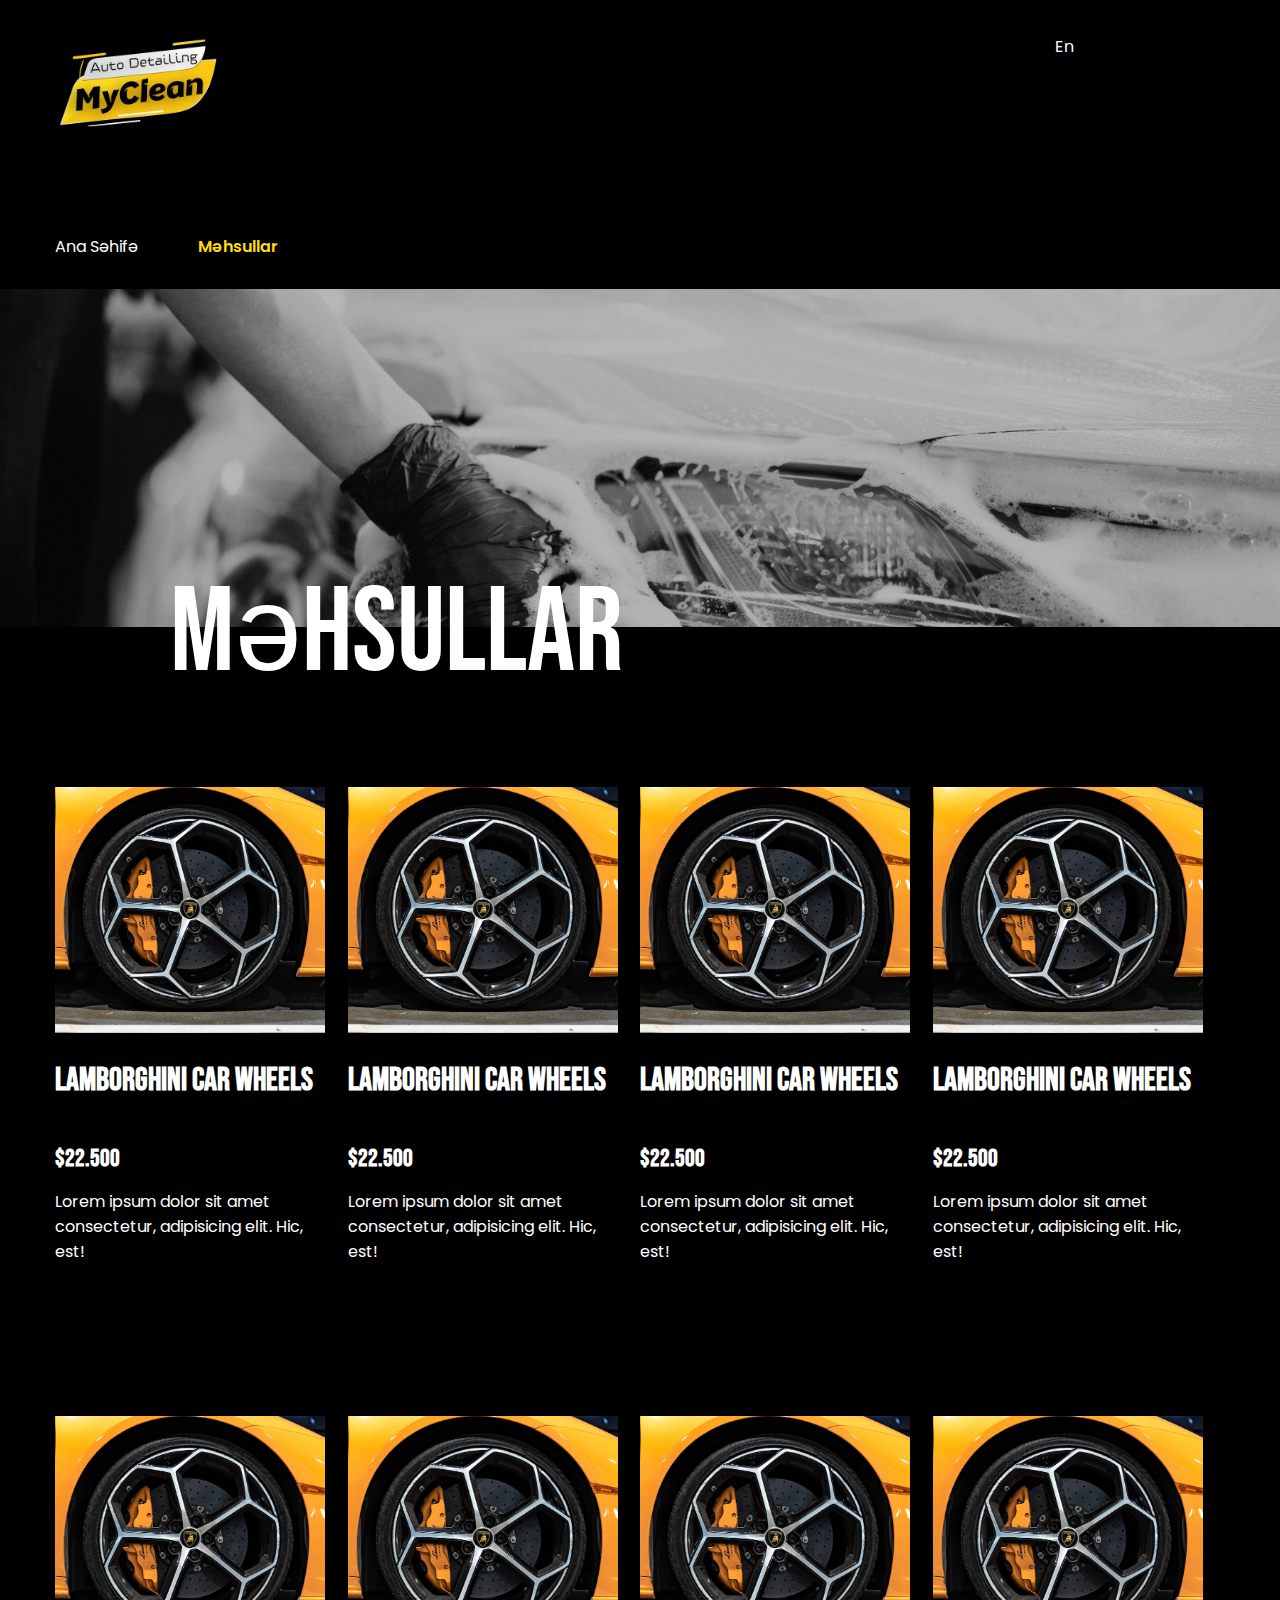
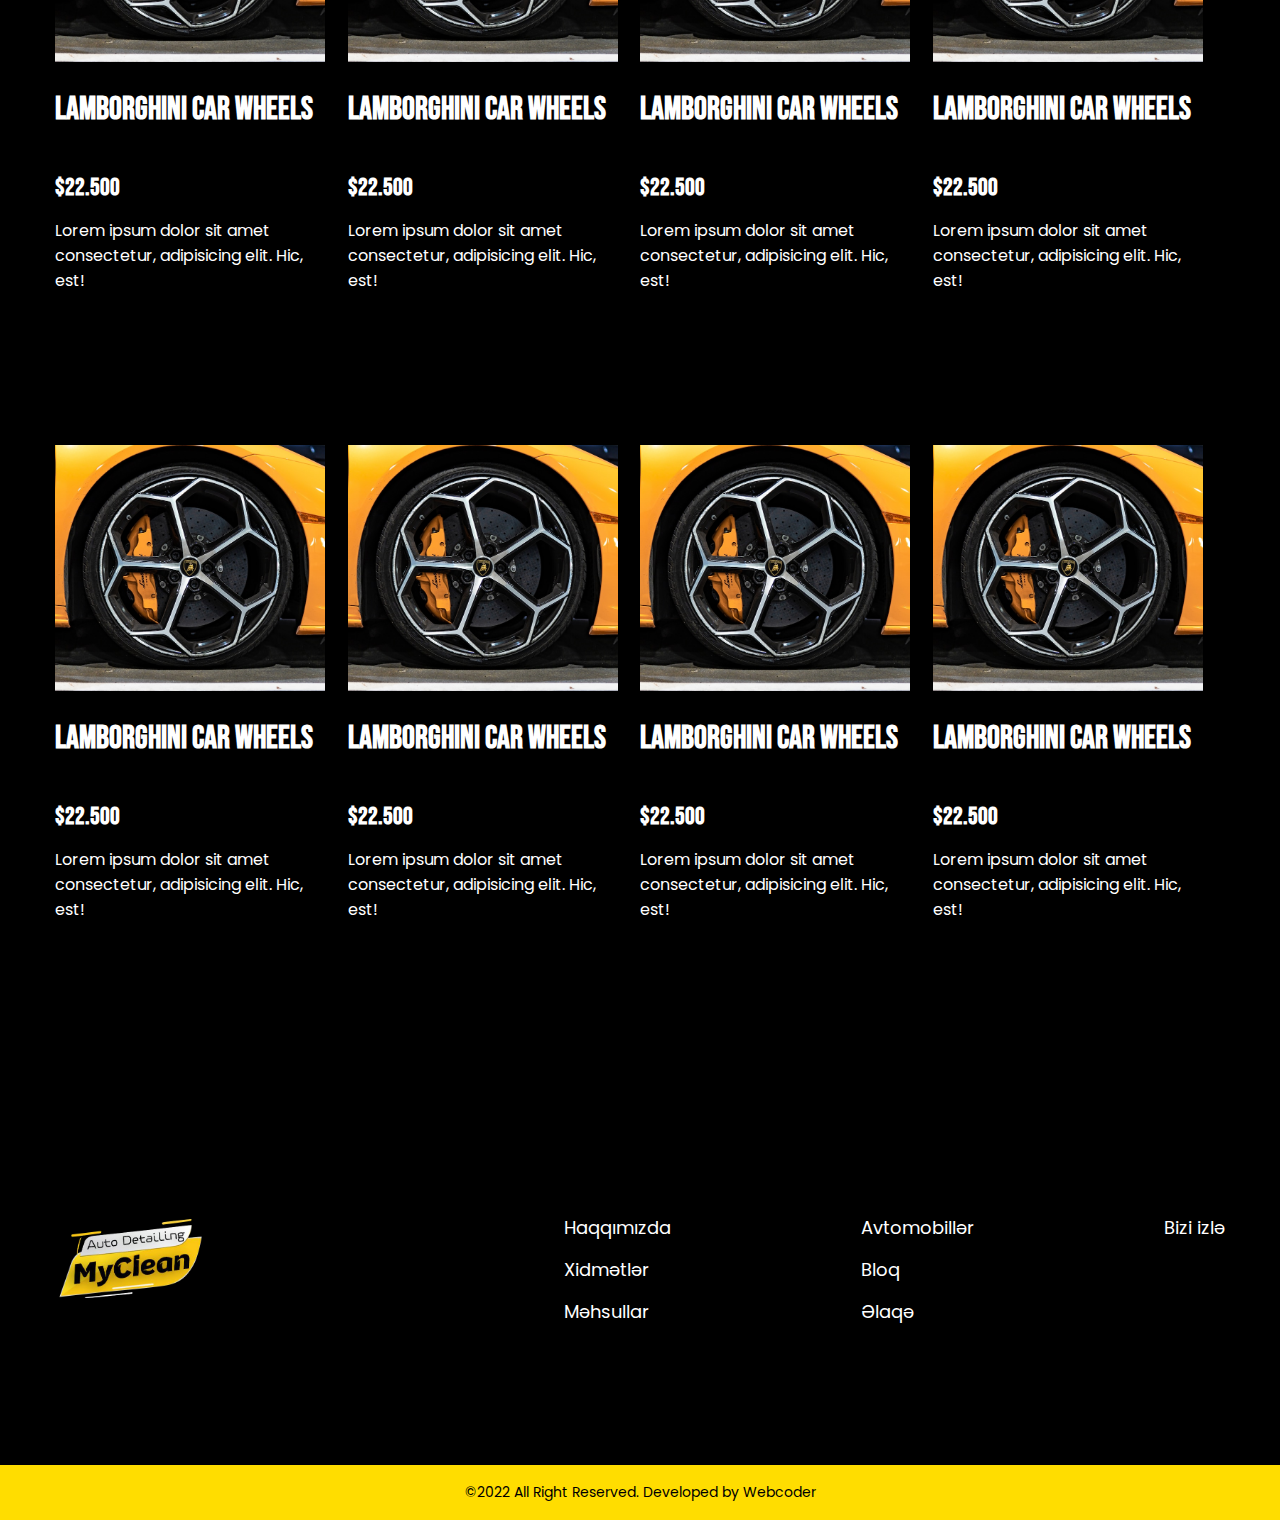
<file: assets/html/products.html>
<!DOCTYPE html>
<html lang="en">

<head>
    <meta charset="UTF-8">
    <meta name="viewport" content="width=device-width, initial-scale=1.0">
    <title>Products</title>
    <link rel="stylesheet" href="https://cdnjs.cloudflare.com/ajax/libs/font-awesome/6.5.2/css/all.min.css"
        integrity="sha512-SnH5WK+bZxgPHs44uWIX+LLJAJ9/2PkPKZ5QiAj6Ta86w+fsb2TkcmfRyVX3pBnMFcV7oQPJkl9QevSCWr3W6A=="
        crossorigin="anonymous" referrerpolicy="no-referrer" />
    <link rel="stylesheet" href="/assets/css/style.css">
    <link rel="stylesheet" href="/assets/css/general.css">
    <link rel="stylesheet" href="/assets/css/products.css">
</head>

<body>

    <header>
        <div class="container">
            <div class="head__Menu">
                <div class="clean__logo">
                    <a href="/assets/index.html">
                        <img src="/assets/media/mycleanlogo.png" alt="Logo">
                    </a>
                </div>
                <nav class="Menu">
                    <ul>
                        <li>
                            <div class="language_links"><a href="#">En</a>
                                <a href="#"><i class="fa-solid fa-chevron-down"></i></a>
                            </div>
                        </li>
                        <li><a href="/assets/html/menu.html"><i class="fa-solid fa-bars"></i></a></li>
                    </ul>
                </nav>
            </div>
        </div>
    </header>

    <main>
        <section class="Links">
            <div class="container">
                <div class="about_Links">
                    <div class="main__Link">
                        <a href="/assets/index.html">Ana Səhifə</a>
                        <i class="fa-solid fa-chevron-right"></i>
                    </div>
                    <div class="about__Link">
                        <a href="products.html">Məhsullar</a>
                    </div>
                </div>
            </div>
        </section>

        <section class="About_banner">
            <div class="about_Text_Container">
                <div class="banner_Clean">
                    <img src="/assets/media/Productbanner.jpg" alt="AboutBanner">
                </div>
                <div class="about__Header_text">
                    <h2>Məhsullar</h2>
                </div>
            </div>
        </section>

        <section>
            <div class="container">
                <div class="product__Cards">
                    <div class="products__Card">
                        <div class="product_imgs_box">
                            <img src="/assets/media/products.jpg" alt="Product">
                        </div>
                        <a href="product.html">
                            <h5>Lamborghini Car Wheels</h5>
                        </a>
                        <h6>$22.500</h6>
                        <p>Lorem ipsum dolor sit amet consectetur, adipisicing elit. Hic, est!</p>
                    </div>
                    <div class="products__Card">
                        <div class="product_imgs_box">
                            <img src="/assets/media/products.jpg" alt="Product">
                        </div>
                        <a href="product.html">
                            <h5>Lamborghini Car Wheels</h5>
                        </a>
                        <h6>$22.500</h6>
                        <p>Lorem ipsum dolor sit amet consectetur, adipisicing elit. Hic, est!</p>
                    </div>
                    <div class="products__Card">
                        <div class="product_imgs_box">
                            <img src="/assets/media/products.jpg" alt="Product">
                        </div>
                        <a href="product.html">
                            <h5>Lamborghini Car Wheels</h5>
                        </a>
                        <h6>$22.500</h6>
                        <p>Lorem ipsum dolor sit amet consectetur, adipisicing elit. Hic, est!</p>
                    </div>
                    <div class="products__Card">
                        <div class="product_imgs_box">
                            <img src="/assets/media/products.jpg" alt="Product">
                        </div>
                        <a href="product.html">
                            <h5>Lamborghini Car Wheels</h5>
                        </a>
                        <h6>$22.500</h6>
                        <p>Lorem ipsum dolor sit amet consectetur, adipisicing elit. Hic, est!</p>
                    </div>
                </div>
                <div class="product__Cards col_sm">
                    <div class="products__Card">
                        <div class="product_imgs_box">
                            <img src="/assets/media/products.jpg" alt="Product">
                        </div>
                        <a href="product.html">
                            <h5>Lamborghini Car Wheels</h5>
                        </a>
                        <h6>$22.500</h6>
                        <p>Lorem ipsum dolor sit amet consectetur, adipisicing elit. Hic, est!</p>
                    </div>
                    <div class="products__Card">
                        <div class="product_imgs_box">
                            <img src="/assets/media/products.jpg" alt="Product">
                        </div>
                        <a href="product.html">
                            <h5>Lamborghini Car Wheels</h5>
                        </a>
                        <h6>$22.500</h6>
                        <p>Lorem ipsum dolor sit amet consectetur, adipisicing elit. Hic, est!</p>
                    </div>
                    <div class="products__Card ">
                        <div class="product_imgs_box">
                            <img src="/assets/media/products.jpg" alt="Product">
                        </div>
                        <a href="product.html">
                            <h5>Lamborghini Car Wheels</h5>
                        </a>
                        <h6>$22.500</h6>
                        <p>Lorem ipsum dolor sit amet consectetur, adipisicing elit. Hic, est!</p>
                    </div>
                    <div class="products__Card">
                        <div class="product_imgs_box">
                            <img src="/assets/media/products.jpg" alt="Product">
                        </div>
                        <a href="product.html">
                            <h5>Lamborghini Car Wheels</h5>
                        </a>
                        <h6>$22.500</h6>
                        <p>Lorem ipsum dolor sit amet consectetur, adipisicing elit. Hic, est!</p>
                    </div>
                </div>
                <div class="product__Cards col_sm">
                    <div class="products__Card">
                        <div class="product_imgs_box">
                            <img src="/assets/media/products.jpg" alt="Product">
                        </div>
                        <a href="product.html">
                            <h5>Lamborghini Car Wheels</h5>
                        </a>
                        <h6>$22.500</h6>
                        <p>Lorem ipsum dolor sit amet consectetur, adipisicing elit. Hic, est!</p>
                    </div>
                    <div class="products__Card">
                        <div class="product_imgs_box">
                            <img src="/assets/media/products.jpg" alt="Product">
                        </div>
                        <a href="product.html">
                            <h5>Lamborghini Car Wheels</h5>
                        </a>
                        <h6>$22.500</h6>
                        <p>Lorem ipsum dolor sit amet consectetur, adipisicing elit. Hic, est!</p>
                    </div>
                    <div class="products__Card">
                        <div class="product_imgs_box">
                            <img src="/assets/media/products.jpg" alt="Product">
                        </div>
                        <a href="product.html">
                            <h5>Lamborghini Car Wheels</h5>
                        </a>
                        <h6>$22.500</h6>
                        <p>Lorem ipsum dolor sit amet consectetur, adipisicing elit. Hic, est!</p>
                    </div>
                    <div class="products__Card">
                        <div class="product_imgs_box">
                            <img src="/assets/media/products.jpg" alt="Product">
                        </div>
                        <a href="product.html">
                            <h5>Lamborghini Car Wheels</h5>
                        </a>
                        <h6>$22.500</h6>
                        <p>Lorem ipsum dolor sit amet consectetur, adipisicing elit. Hic, est!</p>
                    </div>
                </div>
            </div>
        </section>

    </main>

    <footer>
        <div class="container">
            <div class="footer_All">
                <div class="logo_Box">
                    <a href="/assets/index.html">
                        <img src="/assets/media/mycleanlogo.png" alt="myCleanLogo">
                    </a>
                </div>
                <div class="footer__Menu">
                    <div class="Menu_footer">
                        <ul>
                            <li><a href="/assets/html/about.html">Haqqımızda</a></li>
                            <li><a href="/assets/html/service.html">Xidmətlər</a></li>
                            <li><a href="/assets/html/products.html">Məhsullar</a></li>
                        </ul>
                    </div>
                    <div class="Menu_footer col-m">
                        <ul>
                            <li><a href="/assets/html/cars.html">Avtomobillər</a></li>
                            <li><a href="/assets/html/blogs.html">Bloq</a></li>
                            <li><a href="/assets/html/contact.html">Əlaqə</a></li>
                        </ul>
                    </div>
                    <div class="Menu_footer">
                        <ul>
                            <li>Bizi izlə</li>
                            <li class="icons_Social">
                                <a href="https://www.instagram.com/"><i class="fa-brands fa-instagram"></i></a>
                                <a href="https://www.facebook.com/"><i class="fa-brands fa-square-facebook"></i></a>
                            </li>
                        </ul>
                    </div>
                </div>
            </div>
        </div>
        <div class="end_Line">
            <div class="Line_Texts">
                <p>©2022 All Right Reserved. Developed by <a href="#">Webcoder</a></p>
            </div>
        </div>
        </div>
    </footer>



</body>

</html>
</file>
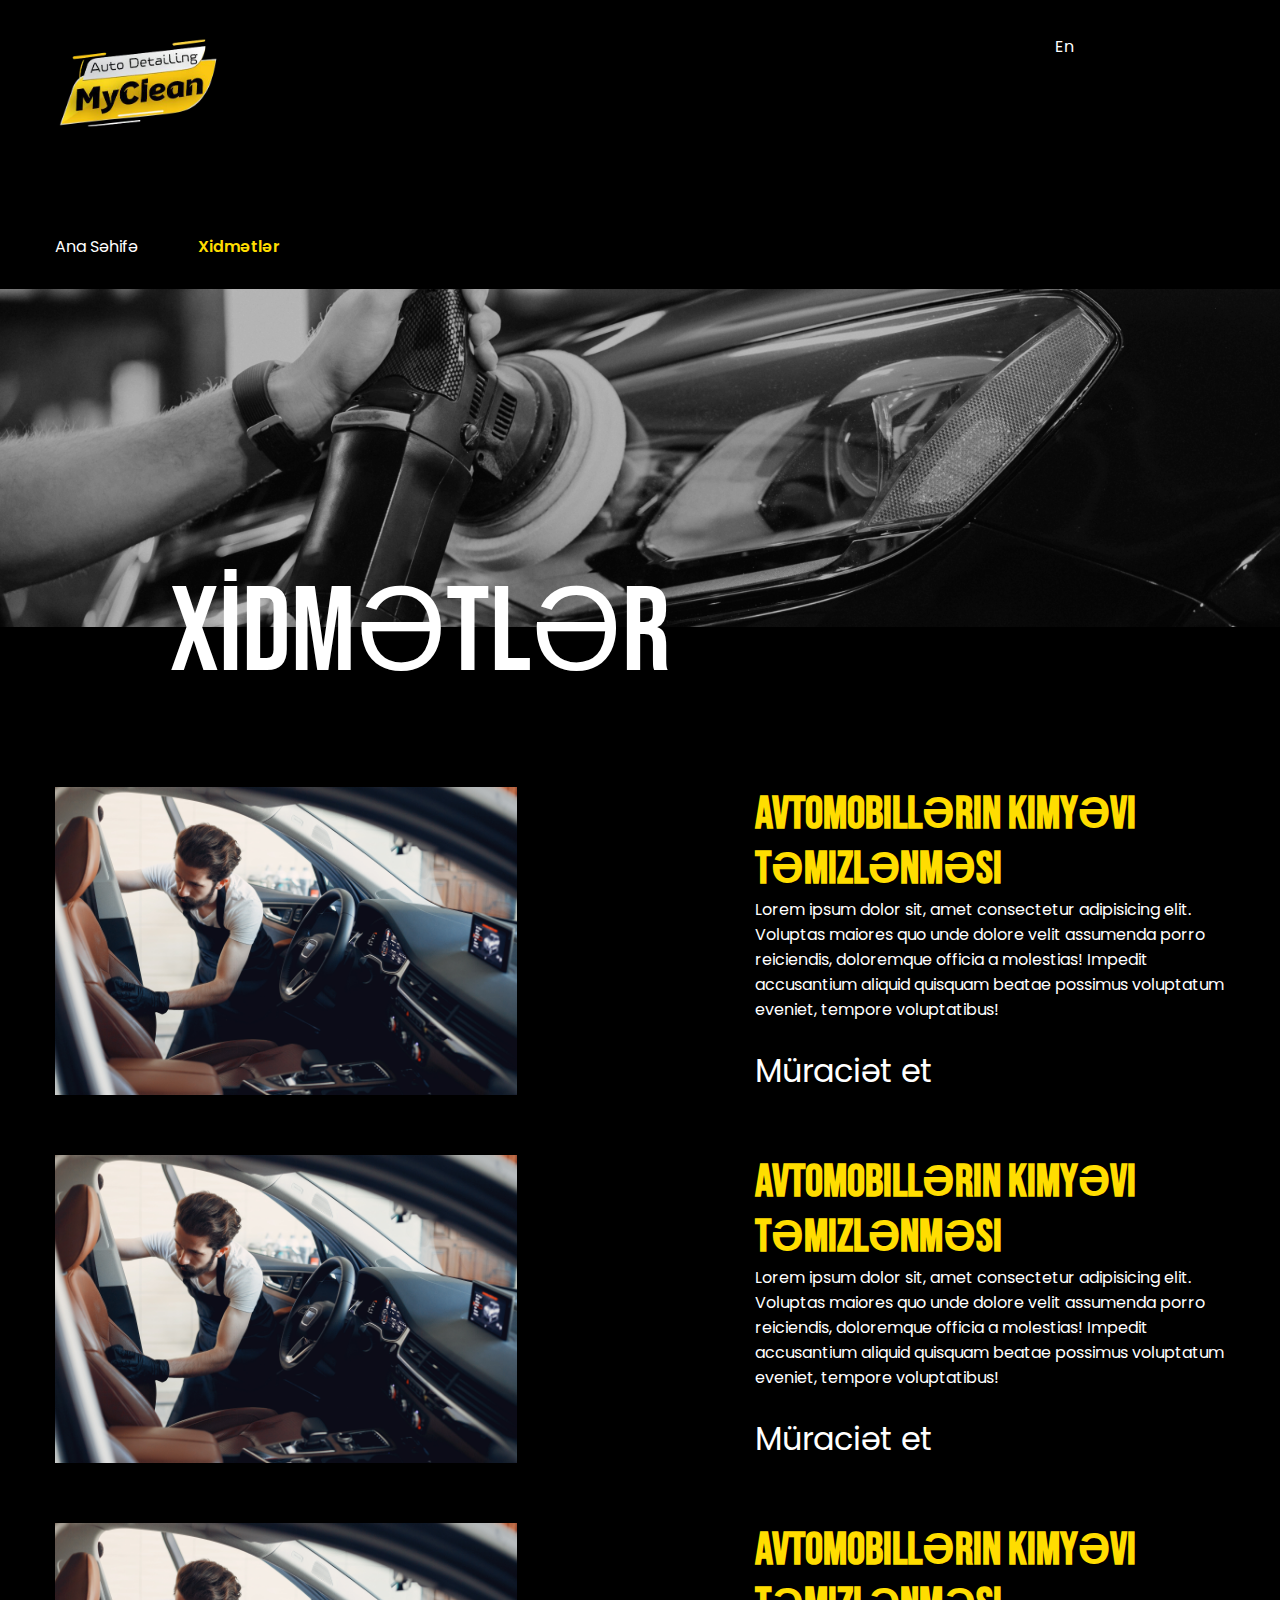
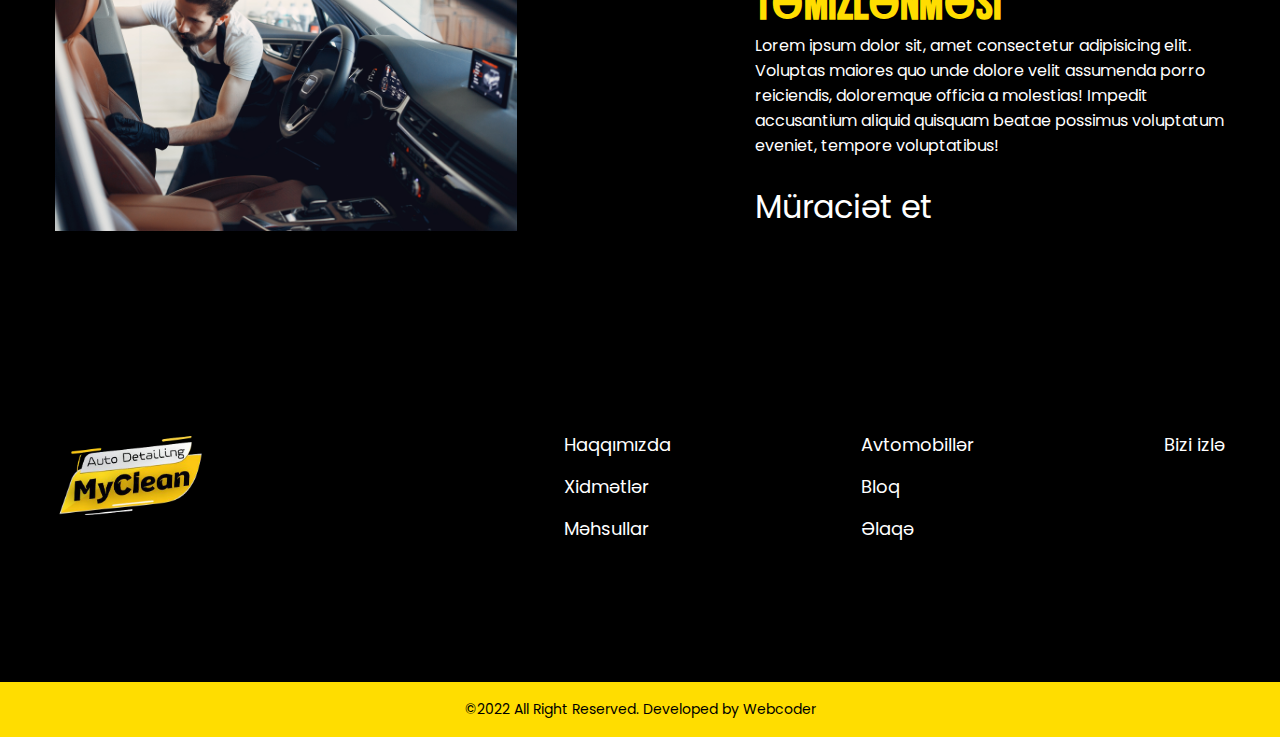
<file: assets/html/service.html>
<!DOCTYPE html>
<html lang="en">

<head>
    <meta charset="UTF-8">
    <meta name="viewport" content="width=device-width, initial-scale=1.0">
    <title>Services</title>
    <link rel="stylesheet" href="https://cdnjs.cloudflare.com/ajax/libs/font-awesome/6.5.2/css/all.min.css"
        integrity="sha512-SnH5WK+bZxgPHs44uWIX+LLJAJ9/2PkPKZ5QiAj6Ta86w+fsb2TkcmfRyVX3pBnMFcV7oQPJkl9QevSCWr3W6A=="
        crossorigin="anonymous" referrerpolicy="no-referrer" />
    <link rel="stylesheet" href="/assets/css/style.css">
    <link rel="stylesheet" href="/assets/css/general.css">
    <link rel="stylesheet" href="/assets/css/service.css">
</head>

<body>

    <header>
        <div class="container">
            <div class="head__Menu">
                <div class="clean__logo">
                    <a href="/assets/index.html">
                        <img src="/assets/media/mycleanlogo.png" alt="Logo">
                    </a>
                </div>
                <nav class="Menu">
                    <ul>
                        <li>
                            <div class="language_links"><a href="#">En</a>
                                <a href="#"><i class="fa-solid fa-chevron-down"></i></a>
                            </div>
                        </li>
                        <li><a href="/assets/html/menu.html"><i class="fa-solid fa-bars"></i></a></li>
                    </ul>
                </nav>
            </div>
        </div>
    </header>


    <main>
        <section class="Links">
            <div class="container">
                <div class="about_Links">
                    <div class="main__Link">
                        <a href="/assets/index.html">Ana Səhifə</a>
                        <i class="fa-solid fa-chevron-right"></i>
                    </div>
                    <div class="about__Link">
                        <a href="service.html">Xidmətlər</a>
                    </div>
                </div>
            </div>
        </section>

        <section class="About_banner">
            <div class="about_Text_Container">
                <div class="banner_Clean">
                    <img src="/assets/media/aboutpage2.jpg" alt="AboutBanner">
                </div>
                <div class="about__Header_text">
                    <h2>XİdmƏtlƏr</h2>
                </div>
            </div>
        </section>

        <section>
            <div class="container">
                <div class="services__Card">
                    <div class="service_Img_box">
                        <img src="/assets/media/aboutpage.jpg" alt="">
                    </div>
                    <div class="services__Card__Texts">
                        <h4>Avtomobillərin kimyəvi təmizlənməsi</h4>
                        <p>Lorem ipsum dolor sit, amet consectetur adipisicing elit. Voluptas maiores quo unde dolore
                            velit assumenda porro reiciendis, doloremque officia a molestias! Impedit accusantium
                            aliquid quisquam beatae possimus voluptatum eveniet, tempore voluptatibus!</p>
                        <div class="service_links">
                            <a href="autoclean.html">Müraciət et</a>
                            <a href="autoclean.html"><i class="fa-solid fa-arrow-right arrow"></i></a>
                        </div>
                    </div>
                </div>
                <div class="services__Card">
                    <div class="service_Img_box">
                        <img src="/assets/media/aboutpage.jpg" alt="">
                    </div>
                    <div class="services__Card__Texts">
                        <h4>Avtomobillərin kimyəvi təmizlənməsi</h4>
                        <p>Lorem ipsum dolor sit, amet consectetur adipisicing elit. Voluptas maiores quo unde dolore
                            velit assumenda porro reiciendis, doloremque officia a molestias! Impedit accusantium
                            aliquid quisquam beatae possimus voluptatum eveniet, tempore voluptatibus!</p>
                        <div class="service_links">
                            <a href="autoclean.html">Müraciət et</a>
                            <a href="autoclean.html"><i class="fa-solid fa-arrow-right arrow"></i></a>
                        </div>
                    </div>
                </div>
                <div class="services__Card">
                    <div class="service_Img_box">
                        <img src="/assets/media/aboutpage.jpg" alt="">
                    </div>
                    <div class="services__Card__Texts">
                        <h4>Avtomobillərin kimyəvi təmizlənməsi</h4>
                        <p>Lorem ipsum dolor sit, amet consectetur adipisicing elit. Voluptas maiores quo unde dolore
                            velit assumenda porro reiciendis, doloremque officia a molestias! Impedit accusantium
                            aliquid quisquam beatae possimus voluptatum eveniet, tempore voluptatibus!</p>
                        <div class="service_links">
                            <a href="autoclean.html">Müraciət et</a>
                            <a href="autoclean.html"><i class="fa-solid fa-arrow-right arrow"></i></a>
                        </div>
                    </div>
                </div>
            </div>
        </section>
    </main>

    <footer>
        <div class="container">
            <div class="footer_All">
                <div class="logo_Box">
                    <a href="/assets/index.html">
                        <img src="/assets/media/mycleanlogo.png" alt="myCleanLogo">
                    </a>
                </div>
                <div class="footer__Menu">
                    <div class="Menu_footer">
                        <ul>
                            <li><a href="/assets/html/about.html">Haqqımızda</a></li>
                            <li><a href="/assets/html/service.html">Xidmətlər</a></li>
                            <li><a href="/assets/html/products.html">Məhsullar</a></li>
                        </ul>
                    </div>
                    <div class="Menu_footer col-m">
                        <ul>
                            <li><a href="/assets/html/cars.html">Avtomobillər</a></li>
                            <li><a href="/assets/html/blogs.html">Bloq</a></li>
                            <li><a href="/assets/html/contact.html">Əlaqə</a></li>
                        </ul>
                    </div>
                    <div class="Menu_footer">
                        <ul>
                            <li>Bizi izlə</li>
                            <li class="icons_Social">
                                <a href="https://www.instagram.com/"><i class="fa-brands fa-instagram"></i></a>
                                <a href="https://www.facebook.com/"><i class="fa-brands fa-square-facebook"></i></a>
                            </li>
                        </ul>
                    </div>
                </div>
            </div>
        </div>
        <div class="end_Line">
            <div class="Line_Texts">
                <p>©2022 All Right Reserved. Developed by <a href="#">Webcoder</a></p>
            </div>
        </div>
        </div>
    </footer>


    


</body>

</html>
</file>
<file: assets/css/style.css>
@import url('https://fonts.googleapis.com/css2?family=Bebas+Neue&family=Poppins:ital,wght@0,100;0,200;0,300;0,400;0,500;0,600;0,700;0,800;0,900;1,100;1,200;1,300;1,400;1,500;1,600;1,700;1,800;1,900&display=swap');

:root {
    --color-black: #000;
    --color-yellow: #ffdd00;
    --color-white: #fff;
}

*,
*::before,
*::after {
    margin: 0;
    padding: 0;
    box-sizing: border-box;
}

html {
    font-size: 62.5%;
}

body {
    background-color: var(--color-black);
    font-family: "Poppins", sans-serif;
}

.container {
    max-width: 1170px;
    width: 100%;
    margin: 0 auto;
}

li {
    list-style: none;
}

a {
    text-decoration: none;
}

h1,
h2,
h3,
h4,
h5,
h6 {
    font-family: "Bebas Neue", sans-serif;
}
</file>
<file: assets/css/general.css>
/* Header */

.head__Menu {
    display: flex;
    justify-content: space-between;
    margin-top: 3.4rem;
    position: relative;
    z-index: 3;
}

.clean__logo {
    width: 16.5rem;
    height: 10rem;
}

.clean__logo img {
    width: 100%;
    height: 100%;
    object-fit: cover;
    display: block;
}

.Menu {
    width: 17rem;
}

.Menu ul {
    display: flex;
    justify-content: space-between;
    align-items: center;
}

.Menu ul a {
    font-size: 1.6rem;
}

.Menu ul li .language_links a {
    margin-right: 2.5rem;
    color: var(--color-white);
}

.Menu ul li>a {
    font-size: 2.5rem;
    color: var(--color-white);
}

/* Header End */

/* Footer */

.footer_All {
    display: flex;
    justify-content: space-between;
    padding: 14rem 0;
}

.logo_Box {
    max-width: 15.2rem;
    height: 9.2rem;
}

.logo_Box img {
    width: 100%;
    height: 100%;
    object-fit: cover;
    display: block;
}

.footer__Menu {
    display: flex;
    justify-content: space-between;
    gap: 19rem;
}

.Menu_footer ul {
    display: flex;
    flex-direction: column;
    gap: 1.5rem;
    color: var(--color-white);
    font-size: 1.8rem;
    font-weight: 400;
}

.Menu_footer ul li a {
    font-size: 1.8rem;
    font-weight: 400;
    color: var(--color-white);
}

.icons_Social {
    display: flex;
    gap: 2rem
}

.icons_Social a i {
    font-size: 3rem;
}

/* Footer End */

/* End Line */

.end_Line {
    background-color: var(--color-yellow);
    max-width: 100%;
    display: flex;
    justify-content: center;
    align-items: center;
    padding: 1.7rem 0;
}

.Line_Texts {
    font-size: 1.4rem;
    font-weight: 400;
}


.Line_Texts a {
    color: var(--color-black);
}



/* Header Links */

.about_Links {
    display: flex;
    color: var(--color-white);
    margin-top: 10rem;
    gap: 3rem;
    margin-bottom: 3rem;
}

.main__Link {
    display: flex;
    align-items: center;
    gap: 3rem;
}

.about_Links a
 {
    font-size: 1.6rem;
}

.main__Link a {
    color: var(--color-white);
    display: flex;
    align-items: center;
    gap: 3rem;
}

.about__Link a {
    color: var(--color-yellow);
    font-weight: 600;
}

/* About Links End*/

/* Banner */

.banner_Clean {
    width: 100%;
    height: 33.8rem;
}

.about_Text_Container {
    position: relative;
    margin-bottom: 16rem;
}

.banner_Clean img {
    width: 100%;
    height: 100%;
    object-fit: cover;
    display: block;
    filter: grayscale(100%);
    opacity: 0.8;
}

.about__Header_text {
    position: absolute;
    left: 17rem;
    top: 27rem;
}

.about__Header_text h2 {
    font-size: 12rem;
    font-weight: 500;
    color: var(--color-white);
}

/* Banner End */




/* Mobile */

@media screen and (max-width:32rem) {
    /* Header Mobile */

    .container {
        width: 28rem;
        margin: 0 auto;
    }

    h3 {
        font-size: 4.4rem !important;
    }

    .clean__logo {
        width: 10rem;
    }

    .head__Menu {
        width: 28.7rem;
        margin: 0 auto;
        display: flex;
        align-items: center;
    }

    .clean__logo {
        width: 10rem
    }

    .clean__logo img {
        width: 100%;
        height: 100%;
        object-fit: contain;
        display: block;
        object-position: 50% 50%;
    }

    .Menu ul {
        justify-content: end;
    }


    .Menu ul li:first-child {
        display: none;
    }

    .Menu ul li a {
        font-size: 2rem;
    }

    /* Footer Mobile */

    .footer_All {
        padding: 10rem 0;
        flex-direction: column;
        gap: 1rem;
    }

    .footer__Menu {
        flex-direction: column;
        gap: 1rem;
    }

    .logo_Box {
        width: 13rem;
    }

    .logo_Box img {
        object-fit: contain;
    }

    .footer__Menu {
        flex-direction: column;
    }

    .col-m {
        margin-bottom: 3rem;
    }

    /* End Line Mobile */

    .Line_Texts p {
        font-size: 1.2rem;
    }

    /* Header Lİnks Mobile */
    .main__Link a {
        display: none;
    }

    .about_Links {
        margin-top: 3rem;
    }

    /* Haeder Banner Mobile */
    
    .about__Header_text {
        left: 2rem;
        top: 31rem;
    }

    .about__Header_text h2 {
        font-size: 4.4rem;
    }
}


@media screen and (max-width:992px) {
    .container {
        width: 90rem;
    }
 }
</file>
<file: assets/css/main.css>
/* Banner */

.banner__all {
    display: flex;
    position: relative;
    margin-bottom: 30rem;
}

.banner__all h1 {
    color: var(--color-white);
    font-size: 12rem;
    font-weight: 700;
    text-transform: uppercase;
    text-align: left;
    position: relative;
    max-width: 74.6rem;
    width: 100%;

}

.banner__Texts p {
    max-width: 37rem;
    font-size: 1.6rem;
    color: var(--color-white);
    margin-bottom: 2rem;
}

.banner_pharagraph_links a:nth-child(2) {
    color: var(--color-white);
    font-size: 3.2rem;
    margin-right: 5rem;
}

.banner_pharagraph_links a:nth-child(3) {
    background-color: var(--color-yellow);
    color: var(--color-black);
    padding: 1rem 1.5rem;
    border-radius: 50%;
    font-size: 2.5rem;
}

.clean__Banner {
    position: absolute;
    left: 50rem;
    z-index: -1;
    width: 67rem;
    height: 89rem;
    overflow: hidden;
    top: -13.7rem;
}

.clean__Banner img {
    filter: grayscale(100%);
    height: 100%;
    object-fit: cover;
    display: block;
}

/* Banner End */

/* yellow Lined */

.Card__Container {
    background-color: var(--color-yellow);
    height: 18.6rem;
    display: flex;
    justify-content: center;
    align-items: center;
    gap: 20.5rem;
    margin-bottom: 10rem;
}

.card {
    text-align: center;
}

.card h4 {
    font-weight: 400;
    font-size: 7rem;
}

.card h5 {
    font-size: 3.9rem;
    font-weight: 500;
}

/* yellow Lined End */

/* About */

.about__Container {
    display: flex;
    justify-content: space-between;
    width: 100%;
    margin-bottom: 10rem;
}

.left {
    display: flex;
    flex-direction: column;
    flex: 0.8;
}

.left .Left_Header {
    display: flex;
    align-self: center;
}

.Left_Header h3 {
    font-size: 12rem;
    color: var(--color-yellow);
    font-weight: 500;
}

.left__Pharagraps {
    display: flex;
    flex-direction: column;
    align-self: end;
}

.left__Pharagraps p {
    font-size: 16px;
    font-weight: 400;
    color: var(--color-white);
    max-width: 47rem;
    margin-bottom: 2rem;
}

.links a:nth-child(1) {
    color: #fff;
    font-size: 3.2rem;
    font-weight: 500;
}

.links a:nth-child(2) {
    display: inline-block;
    font-size: 25px;
    color: #fff;
    margin-left: 5rem;
    transform: rotate(40deg);
}

.right {
    width: 60.5rem;
    height: 49.6rem
}

.right img {
    width: 100%;
    height: 100%;
    object-fit: cover;
    display: block;
}

/* About End */

/* Services */
.services__Header h3 {
    font-size: 12rem;
    color: var(--color-yellow);
    font-weight: 500;
    text-transform: uppercase;
    text-align: center;
    margin-bottom: 5rem;
}

.services__Cards {
    display: flex;
    align-items: center;
    justify-content: space-around;
    margin-bottom: 10rem;
}

.col-sm {
    display: none;
}

.services_img__1 {
    max-width: 30rem;
    height: 31.6rem;
    opacity: 0.3;
}

.services_img__2 {
    width: 37rem;
    height: 39rem;
    position: relative;
}

.services__Card img {
    width: 100%;
    height: 100%;
    object-fit: cover;
    display: block;
}

.height {
    height: 46rem;
}

.btns__Arrow a {
    background-color: var(--color-yellow);
    padding: 1.5rem 2rem;
    border-radius: 50%;
    font-size: 2.5rem;
    color: var(--color-black);
}

.services__Card>h4 {
    color: #B3B3B3;
    font-size: 2.9rem;
    text-align: center;
    font-weight: 700;
    line-height: 2.8;
}

.card_link_text {
    position: absolute;
    bottom: 0;
    padding: 1rem;
}

.card_link_text h5 {
    font-size: 3.2rem;
    color: var(--color-white);
    line-height: 2.9;
}

.card_link_text p {
    font-size: 1.6rem;
    color: var(--color-white);
    font-weight: 400;
    margin-bottom: 1rem;
}

.cards__Links a {
    font-size: 3.3rem;
    color: var(--color-white);
}

.cards__Links a i {
    transform: rotate(40deg);
    margin-left: 5rem;
}

/* Services End */

/* Products */

.products__Header h3 {
    font-size: 12rem;
    color: var(--color-yellow);
    font-weight: 500;
    text-transform: uppercase;
    margin-bottom: 5rem;
}

.products__Links {
    display: flex;
    justify-content: end;
    gap: 5rem;
    margin-bottom: 5rem;
}

.products__Links a {
    color: var(--color-white);
    font-size: 3.2rem
}

.products__Links a>i {
    transform: rotate(220deg);
}

.product__Cards {
    display: grid;
    grid-template-columns: repeat(auto-fill, minmax(27rem, 1fr));
    margin-bottom: 15rem;
}

.product_imgs_box {
    max-width: 27rem;
    height: 24.6rem;
}

.product_imgs_box img {
    width: 100%;
    height: 100%;
    object-fit: cover;
    display: block;
}

.products__Card h5 {
    color: var(--color-white);
    font-size: 3.2rem;
    line-height: 3;
}

.products__Card h6 {
    color: var(--color-white);
    font-size: 2.4rem;
    line-height: 2.5;
}

.products__Card p {
    max-width: 27rem;
    height: 7.7rem;
    font-size: 1.6rem;
    font-weight: 400;
    color: var(--color-white);
}

.products__Links_col {
    display: none;
}

/* Products End */

/* Cars */

.cars__Header h3 {
    font-size: 12rem;
    color: var(--color-yellow);
    font-weight: 500;
    text-transform: uppercase;
    margin-bottom: 5rem;
    text-align: center;
}

.cars__Cards {
    display: grid;
    grid-template-columns: repeat(auto-fill, minmax(37rem, 1fr));
    margin-bottom: 15rem;
}

.cars_imgs_box {
    max-width: 37rem;
    height: 26.6rem;
}

.cars_imgs_box img {
    width: 100%;
    height: 100%;
    object-fit: cover;
    display: block;
}

/* Cars End*/

/* Blog */

.Blog__Section {
    background-color: var(--color-yellow);
    max-width: 100%;
    padding: 2rem 0;
    margin-bottom: 16rem;
}

.blog__Header h3 {
    font-size: 12rem;
    color: var(--color-black);
    font-weight: 500;
    text-transform: uppercase;
    margin-bottom: 5rem;
}

.blogs {
    display: flex;
    justify-content: space-between;
    align-items: center;
}

.blog__Box {
    display: flex;
    gap: 7rem;
}

.btn__blog a {
    font-size: 2.6rem;
    font-weight: 700;
    color: var(--color-black);
}

.blog__img {
    max-width: 40rem;
    width: 100%;
    height: 28.6rem;
}

.blog__img img {
    width: 100%;
    height: 100%;
    object-fit: cover;
    display: block;
    object-position: 50% 77%;
    filter: saturate(60%);
}

.blog__Texts {
    max-width: 66rem;
}

.blog__Texts h4 {
    font-size: 4.5rem;
    font-weight: 500;
    color: var(--color-black);
}

.blog__Texts p {
    font-size: 1.6rem;
    font-weight: 400;
}

.blog__Links {
    display: flex;
    line-height: 5;
    gap: 3.6rem
}

.blog__Links a {
    font-size: 3.2rem;
    color: var(--color-black);
}

.blog__Links a i {
    transform: rotate(40deg);
}

.col_Menu_btns {
    display: none;
}

/* Blog End */

/* Contact */

.contact__Header h3 {
    font-size: 12rem;
    color: var(--color-yellow);
    font-weight: 500;
    text-transform: uppercase;
    margin-bottom: 5rem;
    text-align: center;
}

.conatct__All {
    display: flex;
    gap: 13rem;
}

.contact__Mail_location ul li {
    display: flex;
    max-width: 32rem;
    gap: 5rem;
    margin-bottom: 5rem;
}

.contact__Mail_location ul li i {
    font-size: 2.3rem;
    color: var(--color-yellow);
}

.contact__Mail_location ul li p {
    color: var(--color-white);
    font-size: 1.6rem;
    font-weight: 400;
}

.contact__Phone ul {
    display: flex;
    flex-direction: column;
    align-items: end;
}

.contact__Phone ul li {
    display: flex;
    gap: 5rem;
}

.contact__Phone ul li i {
    font-size: 2.3rem;
    color: var(--color-yellow);
}

.contact__Phone ul li p {
    color: var(--color-white);
    font-size: 1.6rem;
    font-weight: 400;
}

.social_Media {
    display: flex;
    gap: 4.8rem;
}

.social_Media a {
    font-size: 2.3rem;
    color: var(--color-yellow);
}

/* Contact End */

/* Map */

.Map__Container {
    max-width: 100%;
    height: 69rem;
}


.Map__Container iframe {
    width: 100%;
    height: 100%;
}

/* Map End*/


/* Mobile Responsive */

@media screen and (max-width:32rem) {

    /* Banner Mobile */

    .banner__all {
        margin-bottom: 7rem;
    }

    .banner__Texts h1 {
        font-size: clamp(2.75rem, 1.3929rem + 6.7857vw, 7.5rem);
    }

    .banner__Texts p {
        font-weight: 400;
    }

    .banner_pharagraph_links a:nth-child(2) {
        font-size: 2.4rem;
    }

    .banner_pharagraph_links a:nth-child(3) {
        padding: 0.5rem 1rem;
        font-size: 2rem;
    }

    .clean__Banner {
        left: 12rem;
        width: 18rem;
        height: 47rem;
    }


    /* Line Mobile */

    .Card__Container {
        flex-wrap: wrap;
        flex-direction: column;
        gap: 5rem;
        row-gap: 3rem;
        padding: 1rem 0;
    }

    .card h4 {
        font-size: 2.9rem;
    }

    .card h5 {
        font-size: 1.6rem;
    }

    .order {
        order: 1;
    }

    /* About Mobile */

    .about__Container {
        flex-direction: column;
        padding: 0 1.5rem;
        align-items: center;
        gap: 5rem;
    }

    .left .Left_Header {
        align-self: start;
    }

    .links a:nth-child(1),
    .links a:nth-child(2) {
        font-size: 1.8rem;
    }

    .links a:nth-child(2) {
        margin-left: 1rem;
    }

    .right {
        max-width: 32rem;
        height: 21rem;
    }

    /* Services Mobile */

    .btns__Arrow {
        display: none;
    }

    .services__Header {
        padding-left: 2rem;
    }

    .services__Header h3 {
        text-align: left;
        margin-bottom: 2rem;
    }

    .services__Card .col {
        width: 21rem;
        height: 22.1rem;
        opacity: 0.9;
    }

    .services__Card h4 {
        display: none;
    }

    .col-sm {
        display: block;
    }

    .card_link_text {
        position: static;
        padding: 0;
    }

    .card_link_text h5 {
        font-size: 2.2rem;
    }

    .height {
        height: 49rem;
    }

    .services__Cards {
        align-items: center;
        width: 32rem;
        gap: 2rem;
        height: 54rem;
        overflow-x: scroll;
        padding: 2rem;
    }

    .cards__Links a {
        font-size: 1.8rem;
    }

    .cards__Links a i {
        margin-left: 3rem;
    }

    /* Products Mobile*/

    .products__Links {
        display: none;
    }

    .product__Cards {
        display: flex;
        overflow-x: scroll;
        width: 30rem;
        gap: 2rem;
    }

    .product_imgs_box {
        width: 20rem;
    }

    .product__Cards h5 {
        font-size: 2.2rem;
    }

    .product__Cards h6 {
        font-size: 2rem;
    }

    .products__Links_col {
        display: flex;
        gap: 1rem;
        margin-bottom: 5rem;
    }

    .products__Links_col a {
        color: var(--color-white);
        font-size: 1.8rem;
        margin-top: 3rem;
    }

    .products__Links_col a>i {
        transform: rotate(220deg);
    }


    /*  Cars Mobile */

    .cars__Header h3 {
        text-align: left;
    }

    .cars__Cards {
        display: flex;
        overflow-x: scroll;
        width: 30rem;
        gap: 2rem;
    }

    .cars_imgs_box {
        width: 20rem;
        height: auto;
    }

    .product__Cards h5 {
        font-size: 2.2rem;
    }

    .product__Cards h6 {
        font-size: 2rem;
    }

    .products__Links_col {
        display: flex;
        gap: 1rem;
        margin-bottom: 5rem;
    }

    .products__Links_col a {
        color: var(--color-white);
        font-size: 1.8rem;
        margin-top: 3rem;
    }

    .products__Links_col a>i {
        transform: rotate(220deg);
    }

    /* Blog Mobile */

    .btn__blog {
        display: none;
    }

    .blogs {
        flex-direction: column;
    }

    .blog__Box {
        flex-direction: column;
        gap: 3rem;
    }

    .blog__img {
        height: 19rem;
    }

    .blog__Texts h4 {
        font-size: 2.2rem;
    }

    .blog__Links {
        gap: 1.6rem;
    }

    .blog__Links a {
        font-size: 1.8rem;
    }

    .col_Menu_btns {
        display: flex;
        gap: 1rem;
    }

    .col_Menu_btns a {
        background-color: var(--color-white);
        display: block;
        border-radius: 50%;
        padding: 0.6rem;
    }

    .col_Menu_btns a:nth-child(1) {
        background-color: var(--color-black);
    }


    /* Contact Mobile */

    .contact__Header h3 {
        text-align: left;
    }

    .conatct__All {
        flex-direction: column;
        align-items: start;
        gap: 4rem;
    }

    .social_Media {
        margin-bottom: 7rem;
    }

    /* Map Mobile */
    .Map__Container {
        height: 40rem;
    }
}


@media screen and (max-width:992px) {

    .banner__all h1 {
        font-size: 10rem;
    }

    .clean__Banner {
        width: 40rem;
    }

    .Card__Container .card h4 {
        font-size: 5rem;
    }

    .Card__Container .card h5 {
        font-size: 2.9rem;
    }

    .Left_Header h3 {
        font-size: 10rem;
    }

    .about__Container .right {
        width: 46.5rem;
        height: 40.6rem;
    }

    .left__Pharagraps p {
        max-width: 39rem;
    }

    .links a:nth-child(2) {
        margin-left: 3rem;
    }
}
</file>
<file: assets/css/about.css>
/* About Links */

img {
    width: 100%;
    height: 100%;
    object-fit: cover;
    display: block;
}

/* About Texts */

.text__Container {
    display: flex;
    justify-content: space-between;
    align-items: center;
    margin-bottom: 13rem;
}

.about_Texts {
    display: flex;
    flex-direction: column;
    margin-left: 21rem;
    gap: 2rem;
    color: var(--color-white);
    font-size: 1.6rem;
    max-width: 47rem;
}

.about_image_box {
    width: 66rem;
    height: 46rem;
}


.about_Texts_last {
    display: flex;
    flex-direction: column;
    margin-right: 21rem;
    gap: 2rem;
    color: var(--color-white);
    font-size: 1.6rem;
    max-width: 47rem;
}


/* Mobile */

@media screen and (max-width:32rem) {

    .text__Container {
        display: flex;
        flex-direction: column;
        gap: 4rem;
        margin-bottom: 4rem;
    }

    .about_Texts {
        max-width: 28rem;
        margin-left: 0;
        margin-bottom: 4rem;
    }

    .about_image_box {
        width: 32rem;
        order: 1;
    }

    .about_image_box img {
        object-position: 16% 0;
    }

    .about_Texts_last {
        margin-right: 0;
        max-width: 28rem;
    }
}
</file>
<file: assets/css/autoclean.css>
.text__Container {
    display: flex;
    justify-content: space-between;
    align-items: center;
    margin-bottom: 10rem;
}

img {
    width: 100%;
    height: 100%;
    object-fit: cover;
    display: block;
}

.about_Texts {
    display: flex;
    flex-direction: column;
    gap: 2rem;
    color: var(--color-white);
    font-size: 1.6rem;
    max-width: 47rem;
    margin-right: 10rem;
}

.about_Links {
    margin-bottom: 6rem;
}

.about__Link {
    display: flex;
    align-items: center;
    gap: 3rem;
}

.about_Texts h3 {
    color: var(--color-yellow);
    font-size: 4.5rem;
    text-transform: uppercase;
    font-weight: 500;
}

.about_image_box {
    width: 63.6rem;
    height: 46rem;
}


.about_Texts_last {
    display: flex;
    flex-direction: column;
    gap: 2rem;
    color: var(--color-white);
    font-size: 1.6rem;
    max-width: 47rem;
    margin-left: 10rem;
    text-transform: uppercase;
}

.about_Texts_last h3 {
    color: var(--color-yellow);
    font-size: 4.5rem;
    font-weight: 500;
}

.service_links {
    margin-top: 2rem;
}

.service_links a {
    color: var(--color-white);
    font-size: 3.2rem;
    margin-right: 3rem;
    text-transform: capitalize;
}

.service_links a .arrow {
    transform: rotate(40deg);
    font-size: 3.2rem;
}


/* Mobile */

@media screen and (max-width:32rem) {

    .main__Link , .arrow_link {
        display: none;
    }

    .about_Links {
        margin-bottom: 3rem;
    }

    .about_image_box {
        height: auto;
    }
    
    .text__Container {
        display: flex;
        flex-direction: column;
        margin-bottom: 01rem;
        gap: 3rem;
    }

    .about_Texts {
        max-width: 29rem;
        margin-left: 0;
        margin-bottom: 4rem;
        margin-right: 0;
    }

    .about_Texts h3 {
        font-size: 2rem !important;
    }

    .about_Texts p:nth-child(2),
    .about_Texts_last p:nth-child(2) {
        display: none;
    }

    .about_Texts_last {
        margin-left: 0;
    }

    .about_image_box {
        width: 32rem;
        order: 1;
    }

    .about_Texts_last {
        margin-right: 0;
        max-width: 28rem;
    }

    .about_image_box {
        order: -1;
        width: 32rem;
    }

    .about_image_box img {
        object-fit: contain;
    }

    .service_links a,
    .service_links a .arrow{
        font-size: 1.8rem;
    }
}
</file>
<file: assets/css/blog.css>
.about_Links {
    margin-bottom: 6rem;
}

.about__Link {
    display: flex;
    align-items: center;
    gap: 3rem;
}

.about__Header_text {
    max-width: 101rem;
    width: 100%;
}

img {
    width: 100%;
    height: 100%;
    object-fit: cover;
    display: block;

    filter: saturate(60%);
}

.all_Blogs {
    display: flex;
    margin-top: 25rem;
    gap: 10rem
}

.icon_btn a {
    color: var(--color-white);
    font-size: 3.5rem;
}

.blogs_texts_imgs {
    display: flex;
    flex-direction: column;
    gap: 4.5rem;
}

.blog {
    display: flex;
    flex-direction: column;
    gap: 4.5rem
}

.blog_img {
    max-width: 67rem;
    width: 100%;
    height: 33rem;
}

.blog_img img {
    object-position: 0% 70%;
}

.blog_Texts {
    color: var(--color-white);
    font-size: 1.6rem;
    max-width: 67rem;
    width: 100%;
    display: flex;
    flex-direction: column;
    gap: 1rem;
}

.blog_Texts span {
    color: var(--color-yellow);
    font-weight: 600;
}

.blog_img_last {
    max-width: 67rem;
    width: 100%;
    height: 33rem;
}

/* Other Blogs */

.haeder_texts {
    margin-bottom: 4rem;
}

.haeder_texts h4 {
    color: var(--color-yellow);
    text-transform: uppercase;
    font-size: 4.5rem;
}

.blog_Img_box {
    max-width: 37rem;
    width: 100%;
    height: 18.9rem;
}

.blog_Img_box img {
    width: 100%;
    height: 100%;
    object-fit: cover;
    display: block;
    object-position: 0% 70%;
    filter: saturate(60%);
}

.blog__Card {
    display: flex;
    flex-direction: column;
    gap: 5rem;
    margin-bottom: 6rem;
}

.blog__Card__Texts {
    max-width: 47rem;
}

.blog__Card__Texts h4 {
    font-size: 4.5rem;
    font-weight: 500;
    color: var(--color-white);
    text-transform: uppercase;
}

.blog__Card__Texts p {
    font-size: 1.6rem;
    color: var(--color-white);
    margin-bottom: 5rem;
}

.blog_links a {
    color: var(--color-white);
    font-size: 3.2rem;
    margin-right: 3rem;
}

.blog_links a .arrow {
    transform: rotate(40deg);
    font-size: 3.2rem;
}

.col_Menu_btns {
    display: none;
}


/* Mobile */

@media screen and (max-width:32rem) {
    .col-sm {
        display: none;
    }

    .about__Header_text {
        max-width: 28rem;
    }

    .all_Blogs {
        flex-direction: column;
        margin-top: 20rem;
    }

    .blog_img {
        max-width: 28rem;
        width: 100%;
        height: 19.8rem;
    }

    .blog_img_last {
        max-width: 28rem;
        width: 100%;
        height: 25rem;
    }

    .haeder_texts h4 {
        font-size: 4rem;
    }

    .blog_links a {
        font-size: 1.8rem;
        margin-right: 2rem;
    }

    .blog_links a .arrow {
        font-size: 1.8rem;
    }

    .col_Menu_btns {
        display: flex;
        gap: 1rem;
        justify-content: center;
    }

    .col_Menu_btns a {
        background-color: var(--color-white);
        display: block;
        border-radius: 50%;
        padding: 0.6rem;
    }

    .col_Menu_btns a:nth-child(1) {
        background-color: var(--color-yellow);
    }
}
</file>
<file: assets/css/blogs.css>
.blog_Img_box {
    max-width: 37rem;
    width: 100%;
    height: 28rem;
}

.blog_Img_box img {
    width: 100%;
    height: 100%;
    object-fit: cover;
    display: block;
    object-position: 0% 70%;
    filter: saturate(60%);
}

.blog__Card {
    display: flex;
    gap: 5rem;
    margin-bottom: 6rem;
}

.blog__Card__Texts {
    max-width: 47rem;
}

.blog__Card__Texts h4 {
    font-size: 4.5rem;
    font-weight: 500;
    color: var(--color-white);
    text-transform: uppercase;
}

.blog__Card__Texts p {
    font-size: 1.6rem;
    color: var(--color-white);
    margin-bottom: 5rem;
}

.blog_links a {
    color: var(--color-white);
    font-size: 3.2rem;
    margin-right: 3rem;
}

.blog_links a .arrow {
    transform: rotate(40deg);
    font-size: 3.2rem;
}


/* Mobile */

@media screen and (max-width:32rem) {

    .about_Links {
        padding: 0 0 0 2rem;
    }

    .about_Text_Container {
        margin-bottom: 10rem;
    }

    .blog__Card {
        flex-direction: column;
        margin-bottom: 3rem;
        gap: 3rem;
    }

    .blog_Img_box {
        width: 28rem;
        height: 18.8rem;
    }

    .blog__Card__Texts h4 {
        font-size: 1.9rem;
    }

    .blog__Card__Texts {
        display: flex;
        flex-direction: column;
        padding-left: 2rem;
        width: 29rem;
    }

    .blog_links a {
        font-size: 1.8rem;
    }

    .blog_links a .arrow {
        font-size: 1.8rem;
    }
}
</file>
<file: assets/css/car.css>
.about_Links {
    margin-bottom: 6rem;
}

.about__Link {
    display: flex;
    align-items: center;
    gap: 3rem;
}

img {
    width: 100%;
    height: 100%;
    object-fit: cover;
    display: block;
}

.car_sale {
    display: flex;
    justify-content: space-between;
}

.car_Texts {
    display: flex;
    flex-direction: column;
    gap: 4rem;
}

.car_about {
    max-width: 47rem;
    width: 100%;
    display: flex;
    flex-direction: column;
    gap: 3.5rem;
}

.car_about h2 {
    font-size: 4.5rem;
    font-weight: 400;
    color: var(--color-yellow);
}

.car_about h5 {
    font-size: 2.4rem;
    font-weight: 400;
    color: var(--color-white);
}

.car_about p {
    font-size: 1.6rem;
    color: var(--color-white);
}

.car_abouts table {
    color: var(--color-white);
    font-size: 1.6rem;
    width: 35rem;
}

.car_abouts table th {
    font-weight: 600;
    text-align: left;
}

.car_abouts table td {
    font-weight: 400;
    text-align: center;
}

.car_abouts table tr {
    height: 4rem;
    text-align: left;
}

.car_imgs_number {
    display: flex;
    flex-direction: column;
    gap: 3rem
}


.slider {
    display: flex;
    align-items: center;
    justify-content: center;
    position: relative;
}

.slide_img {
    max-width: 57rem;
    width: 100%;
}

.slide_btn a {
    background-color: var(--color-yellow);
    padding: 1rem 1.5rem;
    border-radius: 50%;
    font-size: 2.5rem;
    color: var(--color-black);
    position: absolute;
}

.left {
    left: -2rem;
}

.right {
    right: -2rem;
}

.other__imgs {
    display: flex;
    justify-content: space-between;
}


.img_box {
    max-width: 17rem;
    width: 100%;
    height: 12rem;
    display: flex;
    justify-content: space-between;
}

.filter {
    opacity: 0.4;
    position: relative;
    z-index: -1;
}

.filter a {
    color: var(--color-white);
    font-size: 4.5rem;
    position: absolute;
    z-index: 2;
    display: block;
    left: 25%;
    top: 20%;
}

.numbers {
    margin-top: 3rem;
}

.numbers ul {
    display: flex;
    gap: 5rem;
}

.numbers ul li i {
    font-size: 2.5rem;
    color: var(--color-white);
}

.numbers ul li a {
    font-size: 1.6rem;
    color: var(--color-white);
}

.numbers ul li:nth-child(2) {
    display: flex;
    flex-direction: column;
    gap: 1rem;
}


.col-sm-box{
    margin-top: 3rem;
}

.col-sm-box ul {
    display: flex;
    gap: 5rem;
}

.col-sm-box ul li i {
    font-size: 2.5rem;
    color: var(--color-white);
}

.col-sm-box ul li a {
    font-size: 1.6rem;
    color: var(--color-white);
}

.col-sm-box ul li:nth-child(2) {
    display: flex;
    flex-direction: column;
    gap: 1rem;
}

.col-sm-box {
    display: none;
}


@media screen and (max-width:32rem) {

    .main__Link,
    .arrow_link {
        display: none;
    }

    .car_sale {
        flex-direction: column;
    }

    .about_Links {
        margin-bottom: 3rem;
    }

    .car_imgs_number {
        order: -1;
        margin-bottom: 3rem;
    }

    .slide_btn {
        display: none;
    }

    .other__imgs .img_box {
        width: 8.3rem;
        height: 5.8rem;
    }

    .img_box img{
        object-fit: contain;
    }

    .filter a {
        font-size: 2.2rem;
    }

    .numbers {
        display: none;
    }

    .col-sm-box {
        display: block;
    }

    .car_about h2 {
        font-size: 2.2rem;
    }

    .car_about h5 {
        font-size: 2rem;
    }

    .car_abouts table {
        width: 30rem;
    }
}
</file>
<file: assets/css/cars.css>
.cars__Cards {
    display: grid;
    grid-template-columns: repeat(auto-fill, minmax(37rem, 1fr));
    margin-bottom: 6rem;
}

.cars_imgs_box {
    max-width: 37rem;
    height: 26.6rem;
}

.cars_imgs_box img {
    width: 100%;
    height: 100%;
    object-fit: cover;
    display: block;
}

.product__Cards {
    display: grid;
    grid-template-columns: repeat(auto-fill, minmax(27rem, 1fr));
    margin-bottom: 15rem;
}

.products__Card h5 {
    color: var(--color-white);
    font-size: 3.2rem;
    line-height: 3;
    font-weight: 400;
}

.products__Card h6 {
    color: var(--color-white);
    font-size: 2.4rem;
    line-height: 2.5;
    font-weight: 400;
}

.products__Card p {
    max-width: 27rem;
    height: 7.7rem;
    font-size: 1.6rem;
    font-weight: 400;
    color: var(--color-white);
    /* text-overflow: ellipsis; */
}


/* Mobile */ 

@media screen and (max-width:32rem) {
    .col-sm {
        display: none;
    }
    .cars__Cards {
        margin-bottom: 0;
    }

    .products__Card {
        max-width: 28rem;
    }

    .cars_imgs_box {
        width: 28rem;
    }

    .cars_imgs_box img {
        object-fit: contain;
    }

    .products__Card h5 {
        font-size: 2.2rem;
    }

    .products__Card h6 {
        font-size: 2rem;
    }
}
</file>
<file: assets/css/contact.css>
/* Contact */

.conatct__All {
    display: flex;
    gap: 13rem;
}

.contact__Mail_location ul li {
    display: flex;
    max-width: 32rem;
    gap: 5rem;
    margin-bottom: 5rem;
}

.contact__Mail_location ul li i {
    font-size: 2.3rem;
    color: var(--color-yellow);
}

.contact__Mail_location ul li p {
    color: var(--color-white);
    font-size: 1.6rem;
    font-weight: 400;
}

.contact__Phone ul {
    display: flex;
    flex-direction: column;
    align-items: end;
}

.contact__Phone ul li {
    display: flex;
    gap: 5rem;
}

.contact__Phone ul li i {
    font-size: 2.3rem;
    color: var(--color-yellow);
}

.contact__Phone ul li p {
    color: var(--color-white);
    font-size: 1.6rem;
    font-weight: 400;
}

.social_Media {
    display: flex;
    gap: 4.8rem;
}

.social_Media a {
    font-size: 2.3rem;
    color: var(--color-yellow);
}

/* Contact End */

/* Map */

.Map__Container {
    max-width: 100%;
    height: 69rem;
}


.Map__Container iframe {
    width: 100%;
    height: 100%;
}

/* Map End*/


/* Mobile */

@media screen and (max-width:32rem) {
    /* Contact Mobile */

    .contact__Header h3 {
        text-align: left;
    }

    .conatct__All {
        flex-direction: column;
        align-items: start;
        gap: 4rem;
    }

    .social_Media {
        margin-bottom: 7rem;
    }

    /* Map Mobile */
    .Map__Container {
        height: 40rem;
    }
}
</file>
<file: assets/css/menu.css>
.links_Container {
    display: flex;
    justify-content: space-between;
    padding-left: 13rem;
}

.menu_Links {
    padding-top: 5rem;
}

.back_btn a {
    font-size: 2.2rem;
    color: var(--color-white);
}

.menu_Links ul {
    width: 60rem;
    display: flex;
    flex-direction: column;
    padding-left: 5rem;
    gap: 4rem;
}

.menu_Links ul li a {
    font-size: 5rem;
    font-weight: 500;
    font-family: "Bebas Neue", sans-serif;
    color: var(--color-white);
    text-transform: uppercase;
}

.menu_banner {
    width: 64.1rem;
    height: 82rem;
}

.menu_banner img {
    width: 100%;
    height: 100%;
    object-fit: cover;
    display: block;
    filter: grayscale(100%);
}

.language_Links  {
    display: none;
}


/* Mobile */

@media screen and (max-width:32rem) {

    .menu_banner {
        display: none;
    }

    .links_Container {
        padding: 0;
        flex-direction: column;
        gap: 4rem
    }

    .back_btn a {
        font-size: 1.2rem;
    }

    .menu_Links {
        display: flex;
        flex-direction: column;
        gap: 3rem;
        padding-top: 3.5rem;
        padding-left: 3rem;
    }

    .menu_Links ul {
        padding: 0;
        width: 25.5rem;
    }

    .menu_Links ul li a {
        font-size: 2.2rem;

    }

    .language_Links {
        display: flex;
        justify-content: center;
        gap: 6rem;
        margin-bottom: 7rem;
    }

    .language_Links a {
        color: var(--color-white);
        font-size: 2rem;
    }
}
</file>
<file: assets/css/product.css>
.about_Links {
    margin-bottom: 6rem;
}

.about__Link {
    display: flex;
    align-items: center;
    gap: 3rem;
}

img {
    width: 100%;
    height: 100%;
    object-fit: cover;
    display: block;
}

.product {
    display: flex;
    justify-content: space-between;
    gap: 3rem;
}

.product__img {
    max-width: 57rem;
    width: 100%;
    height: 40rem;
}

.Product__Texts {
    max-width: 47rem;
    display: flex;
    flex-direction: column;
    gap: 3rem;
}

.Product__Texts h3 {
    color: var(--color-yellow);
    font-size: 4.5rem;
    font-weight: 400;
}

.Product__Texts h5 {
    font-size: 2.4rem;
    color: var(--color-white);
}

.Product__Texts p {
    color: var(--color-white);
    font-size: 1.6rem;
}


/* Mobile */

@media screen and (max-width:32rem) {

    .main__Link,
    .arrow_link {
        display: none;
    }

    .about_Links {
        margin-bottom: 3rem;
    }

    .product {
        flex-direction: column;
    }

    .Product__Texts h3 {
        font-size: 2.2rem !important;
    }

    .Product__Texts h5 { 
        font-size: 2rem;
    }

    .product__img {
        order: -1;
        height: 18.2rem;
    }

}
</file>
<file: assets/css/products.css>
.product__Cards {
    display: grid;
    grid-template-columns: repeat(auto-fill, minmax(27rem, 1fr));
    margin-bottom: 15rem;
}

.product_imgs_box {
    max-width: 27rem;
    height: 24.6rem;
}

.product_imgs_box img {
    width: 100%;
    height: 100%;
    object-fit: cover;
    display: block;
}

.products__Card h5 {
    color: var(--color-white);
    font-size: 3.2rem;
    line-height: 3;
}

.products__Card h6 {
    color: var(--color-white);
    font-size: 2.4rem;
    line-height: 2.5;
}

.products__Card p {
    max-width: 27rem;
    height: 7.7rem;
    font-size: 1.6rem;
    font-weight: 400;
    color: var(--color-white);
    /* text-overflow: ellipsis; */
}

/* Mobile */ 
@media screen and (max-width:32rem) {
    .col_sm {
        display: none;
    }

    .product__Cards {
        margin-bottom: 0;
        gap: 6rem;
    }
}
</file>
<file: assets/css/service.css>
.banner_Clean img {
    object-position: 0% 22%;
}

.service_Img_box {
    max-width: 47rem;
    height: 30.8rem;
}

.service_Img_box img {
    width: 100%;
    height: 100%;
    object-fit: cover;
    display: block;
}

.services__Card {
    display: flex;
    justify-content: space-between;
    margin-bottom: 6rem;
}

.services__Card__Texts {
    max-width: 47rem;
}

.services__Card__Texts h4 {
    max-width: 44.5rem;
    color: var(--color-yellow);
    font-size: 4.5rem;
    text-transform: uppercase;
}

.services__Card__Texts p {
    font-size: 1.6rem;
    color: var(--color-white);
    margin-bottom: 2.5rem;
}

.service_links a {
    color: var(--color-white);
    font-size: 3.2rem;
    margin-right: 3rem;
}

.service_links a .arrow {
    transform: rotate(40deg);
    font-size: 3.2rem;
}


/* Mobile */

@media screen and (max-width:32rem) {

    .about_Links {
        padding: 0 0 0 2rem;
    }

    .about_Text_Container {
        margin-bottom: 10rem;
    }

    .container {
        margin: 0;
    }

    .services__Card {
        flex-direction: column;
        margin-bottom: 3rem;
        gap: 3rem;
    }


    .service_Img_box {
        width: 32rem;
        height: 18.8rem;
    }

    .services__Card__Texts h4 {
        font-size: 1.9rem;
    }

    .services__Card__Texts {
        display: flex;
        flex-direction: column;
        padding-left: 2rem;
        width: 29rem;
    }

    .service_links a {
        font-size: 1.8rem;
    }

    .service_links a .arrow {
        font-size: 1.8rem;
    }

    .footer_All {
        padding: 0 0 0 2rem;
    }
}
</file>
